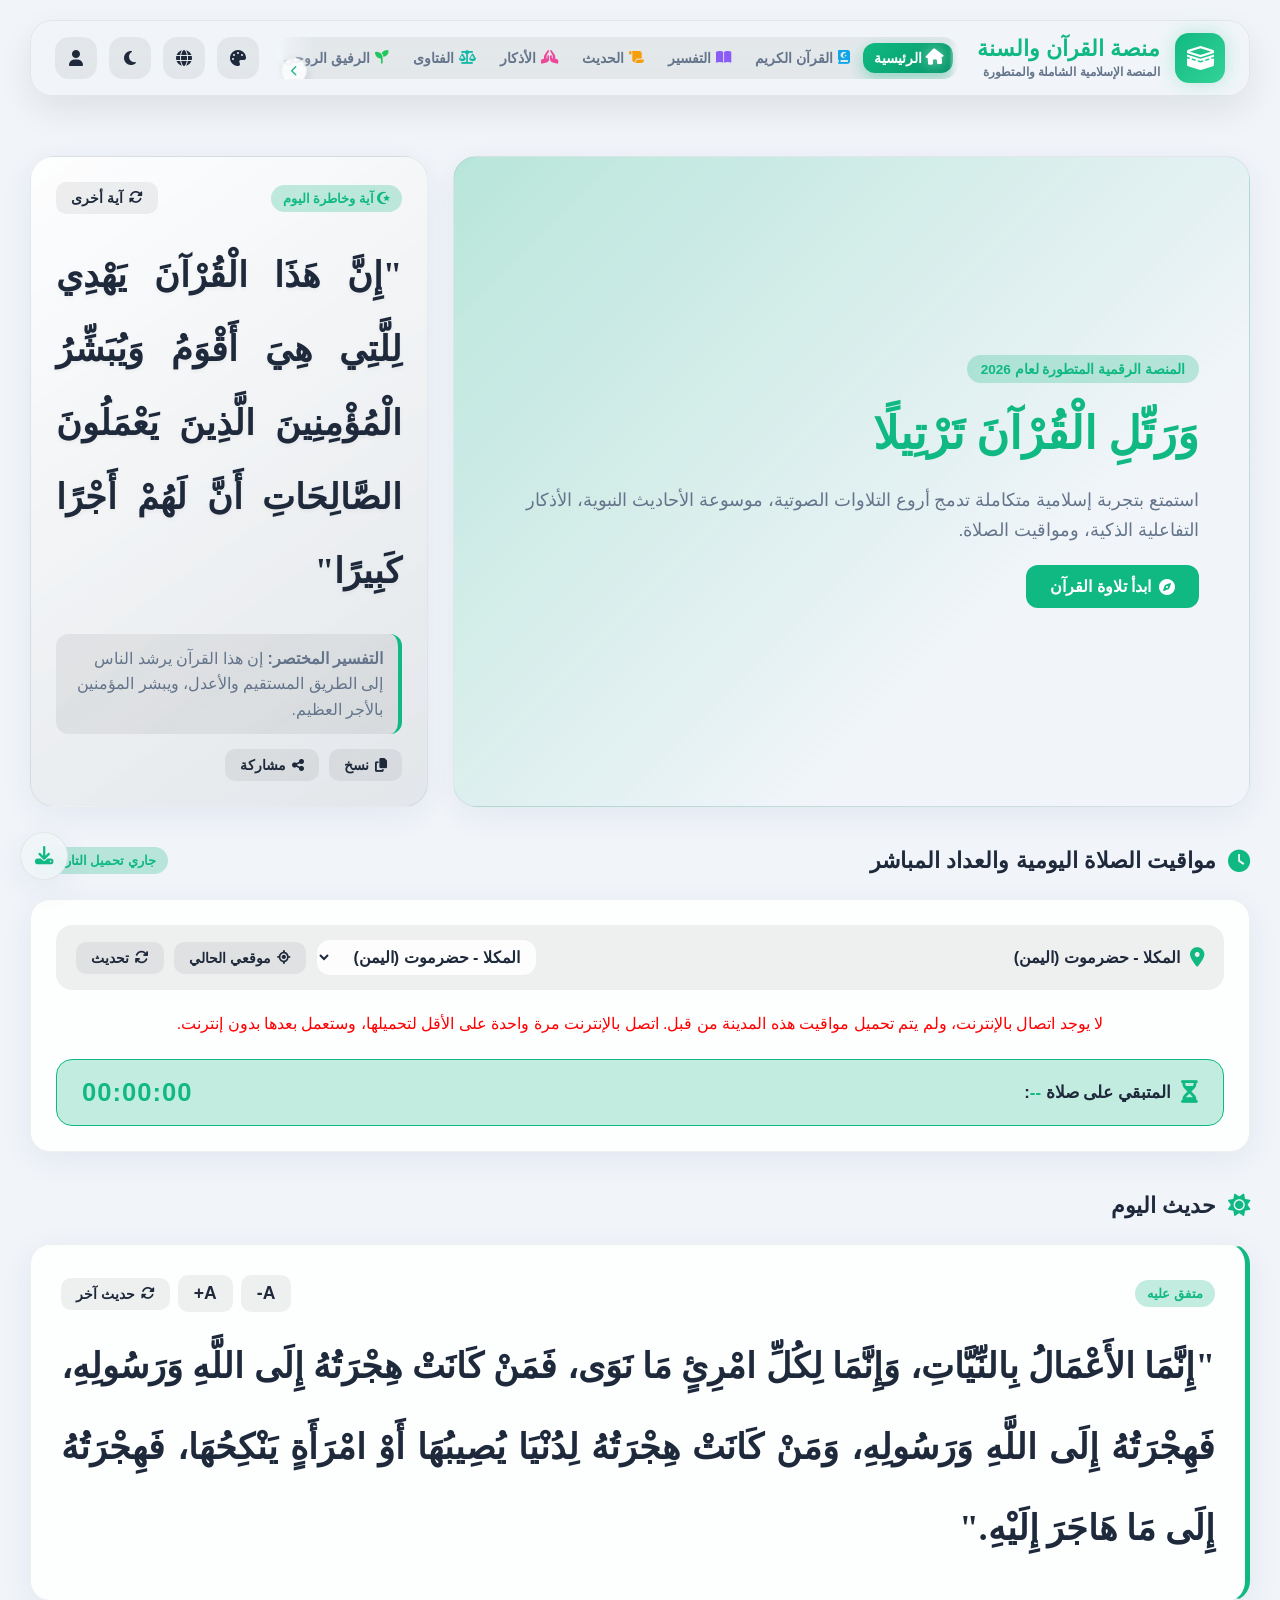
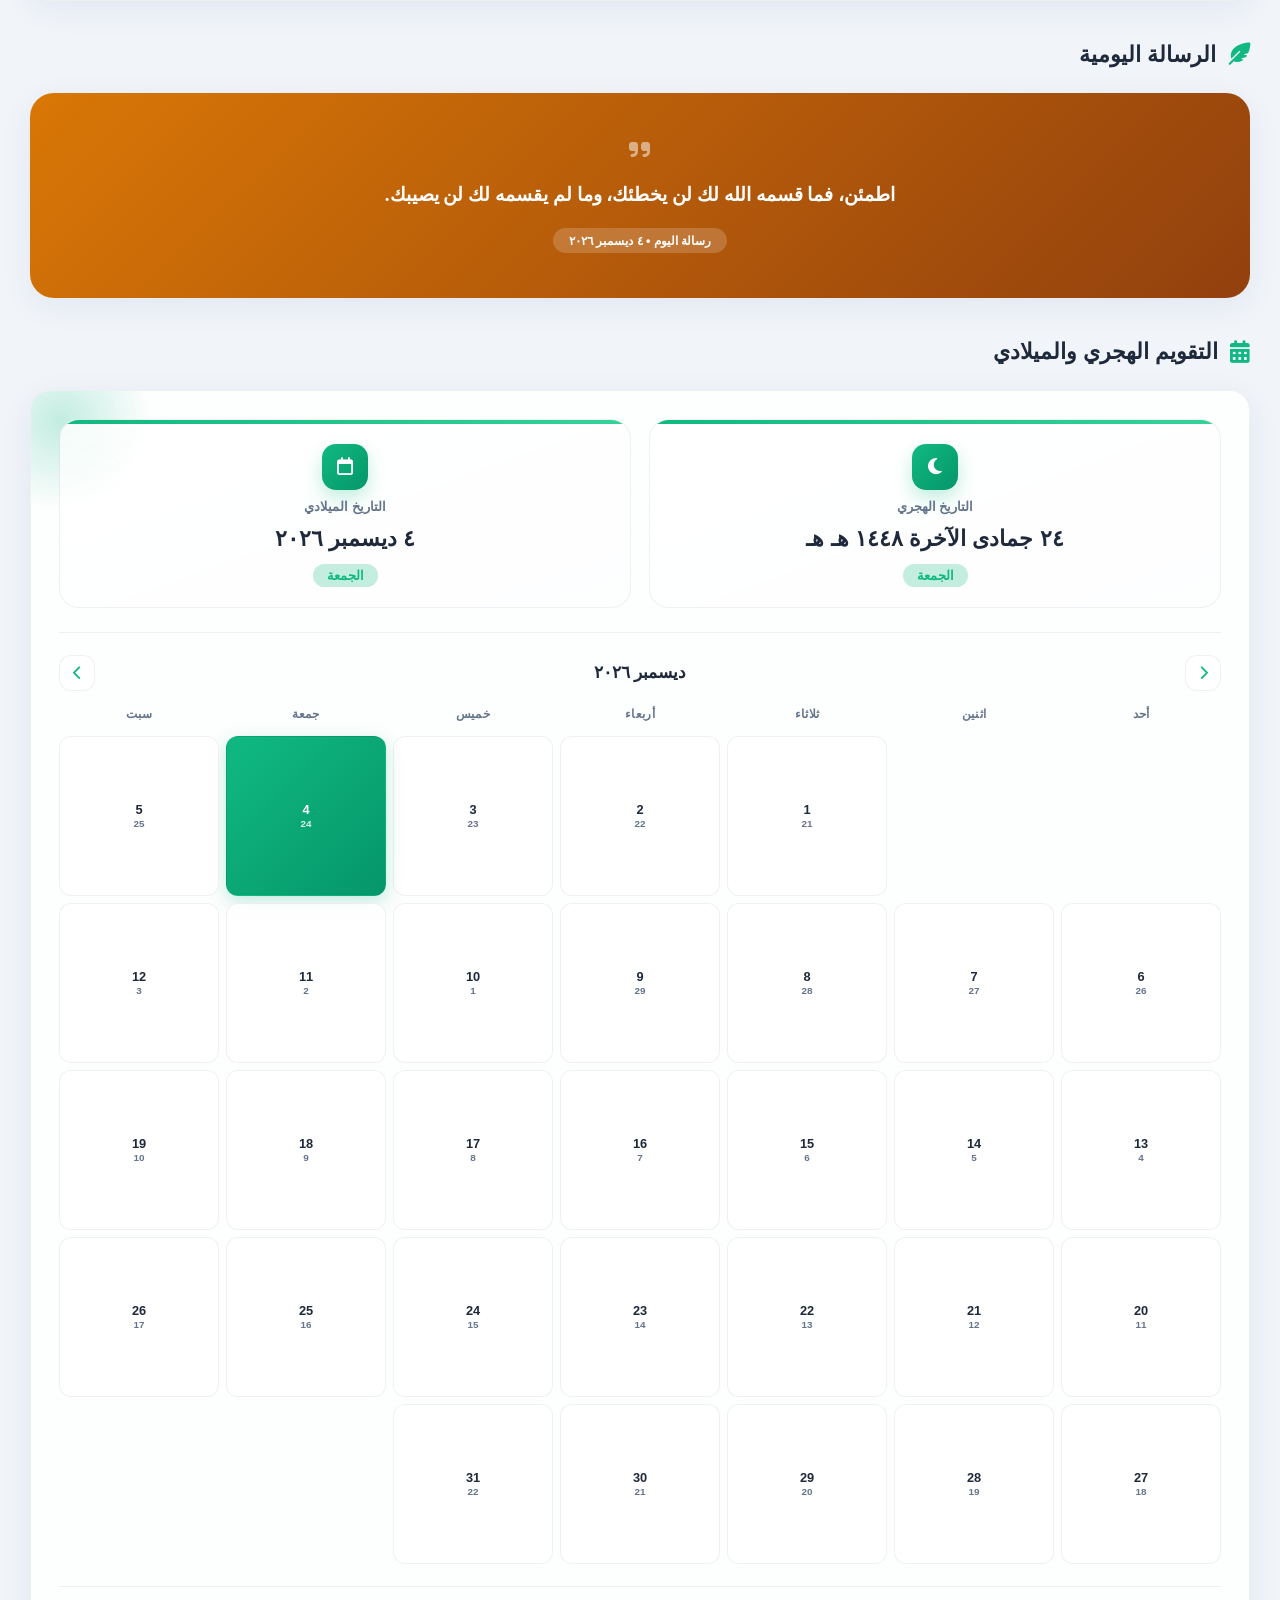
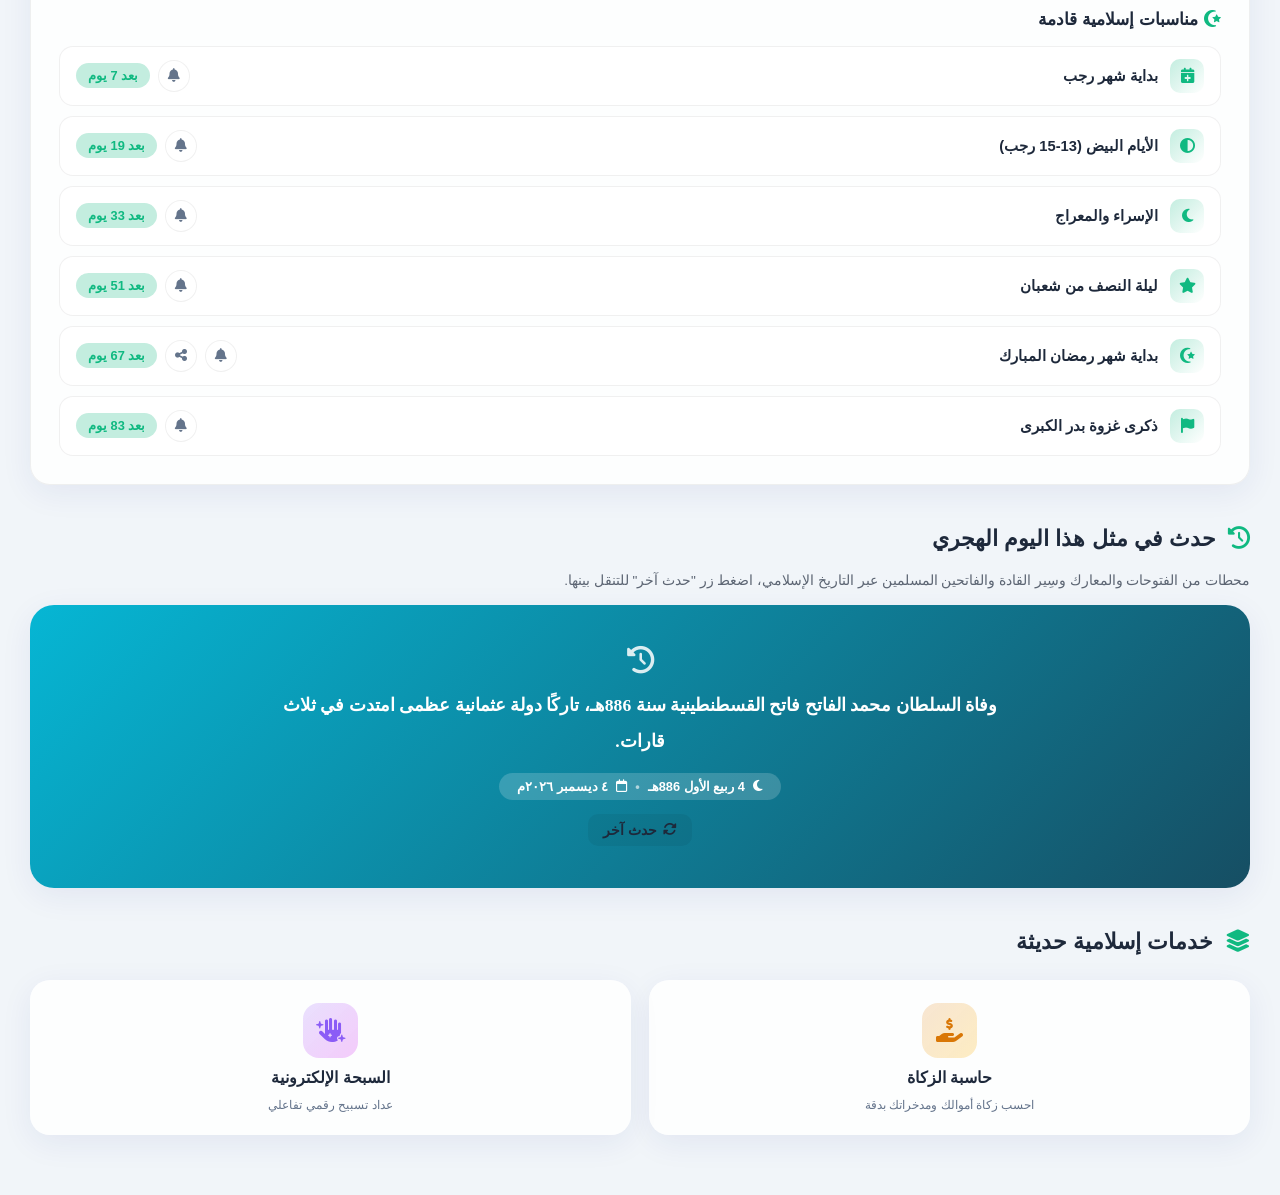
<file: index.html>
<!DOCTYPE html>
<html lang="ar" dir="rtl" data-theme="light" data-color="emerald">
<head>
    <meta charset="UTF-8">
    <meta name="viewport" content="width=device-width, initial-scale=1.0, viewport-fit=cover">
    <title data-i18n="page_title">منصة القرآن والسنة | المنصة الإسلامية الشاملة</title>

    <!-- ============================================================
         تحسين محركات البحث (SEO)
    ============================================================ -->
    <meta name="description" content="منصة إسلامية شاملة مجانية: استمع لتلاوات القرآن الكريم بأصوات القرّاء، اقرأ التفسير، تصفح الأحاديث النبوية الصحيحة، اطّلع على فتاوى موثوقة، احصل على أذكار وأدعية يومية، تعرّف على أوقات الصلاة في مدينتك، واستخدم أدوات إسلامية متعددة في مكان واحد.">
    <meta name="keywords" content="القرآن الكريم, تلاوات القرآن, تفسير القرآن, الأحاديث النبوية, فتاوى إسلامية, أذكار وأدعية, أوقات الصلاة, حاسبة الزكاة, تطبيق إسلامي, موقع إسلامي شامل">
    <meta name="author" content="منصة القرآن والسنة">
    <meta name="robots" content="index, follow">
    <link rel="canonical" href="https://quran-and-sunnah.netlify.app/">

    <!-- Open Graph (فيسبوك، واتساب، تليجرام...) -->
    <meta property="og:type" content="website">
    <meta property="og:locale" content="ar_AR">
    <meta property="og:title" content="منصة القرآن والسنة | المنصة الإسلامية الشاملة">
    <meta property="og:description" content="استمع للقرآن الكريم، اقرأ الحديث والتفسير، اطّلع على الفتاوى، أذكار وأدعية، أوقات الصلاة، وأدوات إسلامية متعددة، مجانًا في مكان واحد.">
    <meta property="og:url" content="https://quran-and-sunnah.netlify.app/">
    <meta property="og:image" content="https://quran-and-sunnah.netlify.app/icon.svg">
    <meta property="og:site_name" content="منصة القرآن والسنة">

    <!-- Twitter Card -->
    <meta name="twitter:card" content="summary">
    <meta name="twitter:title" content="منصة القرآن والسنة | المنصة الإسلامية الشاملة">
    <meta name="twitter:description" content="استمع للقرآن الكريم، اقرأ الحديث والتفسير، اطّلع على الفتاوى، أذكار وأدعية، أوقات الصلاة، وأدوات إسلامية متعددة، مجانًا في مكان واحد.">
    <meta name="twitter:image" content="https://quran-and-sunnah.netlify.app/icon.svg">

    <!-- بيانات منظّمة (Structured Data) لمساعدة جوجل على فهم الموقع -->
    <script type="application/ld+json">
    {
        "@context": "https://schema.org",
        "@type": "WebSite",
        "name": "منصة القرآن والسنة",
        "url": "https://quran-and-sunnah.netlify.app/",
        "description": "منصة إسلامية شاملة مجانية: تلاوات القرآن الكريم، التفسير، الأحاديث النبوية، الفتاوى، أذكار وأدعية، أوقات الصلاة، وأدوات إسلامية متعددة.",
        "inLanguage": "ar"
    }
    </script>

    <!-- Favicon -->
    <link rel="icon" type="image/svg+xml" href="icon.svg">
    <link rel="icon" type="image/png" sizes="192x192" href="icon-192.png">
    <link rel="icon" type="image/png" sizes="512x512" href="icon-512.png">
    <!-- Google Fonts: Cairo & Amiri & Scheherazade New & Noto Naskh Arabic
         تسريع بدء التشغيل: نجلب هذين الملفين بأسلوب "غير معطّل للعرض" (preload ثم
         تفعيل كـ stylesheet بعد التحميل) بدل تحميلهما بشكل يوقف رسم الصفحة الأولى،
         مع الإبقاء على noscript كبديل كامل لأي متصفح لا يدعم onload على link. -->
    <link rel="preload" as="style" href="https://fonts.googleapis.com/css2?family=Cairo:wght@300;400;600;700;900&family=Tajawal:wght@300;400;500;700;800&family=Amiri:wght@400;700&family=Scheherazade+New:wght@400;700&family=Noto+Naskh+Arabic:wght@400;500;600;700&display=swap" onload="this.onload=null;this.rel='stylesheet'">
    <noscript><link rel="stylesheet" href="https://fonts.googleapis.com/css2?family=Cairo:wght@300;400;600;700;900&family=Tajawal:wght@300;400;500;700;800&family=Amiri:wght@400;700&family=Scheherazade+New:wght@400;700&family=Noto+Naskh+Arabic:wght@400;500;600;700&display=swap"></noscript>

    <!-- FontAwesome Icons: نفس أسلوب التحميل غير المعطّل للعرض، دون حذف أي أيقونة من المكتبة -->
    <link rel="preload" as="style" href="https://cdnjs.cloudflare.com/ajax/libs/font-awesome/6.4.0/css/all.min.css" onload="this.onload=null;this.rel='stylesheet'">
    <noscript><link rel="stylesheet" href="https://cdnjs.cloudflare.com/ajax/libs/font-awesome/6.4.0/css/all.min.css"></noscript>
    <!-- تسريع تشغيل الصوت: فتح اتصال مبكر بخوادم القرآن الصوتية قبل الحاجة إليها فعليًا،
         حتى لا يبطئ الاتصال الأول (DNS + TLS) بداية تشغيل أي سورة -->
    <link rel="preconnect" href="https://mp3quran.net" crossorigin>
    <link rel="dns-prefetch" href="https://mp3quran.net">
    <link rel="preconnect" href="https://server8.mp3quran.net" crossorigin>
    <link rel="dns-prefetch" href="https://server8.mp3quran.net">
    <link rel="preconnect" href="https://archive.org" crossorigin>
    <link rel="dns-prefetch" href="https://archive.org">
    <!-- PWA: تطبيق ويب تقدمي يدعم التصفح بلا إنترنت -->
    <link rel="manifest" href="manifest.json">
    <!-- ملاحظة: Safari على آيفون/آيباد لا يدعم SVG إطلاقًا لأيقونة الشاشة
         الرئيسية (apple-touch-icon)، لذا أضفنا نسخة PNG مخصصة بحجم 180×180
         بجانب أيقونة SVG الأصلية (تبقى مستخدمة في كل شيء آخر كما هي). -->
    <link rel="apple-touch-icon" href="apple-touch-icon.png">
    <link rel="apple-touch-icon" sizes="180x180" href="apple-touch-icon.png">
    <meta name="apple-mobile-web-app-capable" content="yes">
    <meta name="apple-mobile-web-app-status-bar-style" content="black-translucent">
    <meta name="apple-mobile-web-app-title" content="القرآن والسنة">
    <meta name="theme-color" content="#10b981">

    <!-- ============================================================
         رؤوس الحماية الأساسية (Security Headers)
         ملاحظة مهمة: بعض الرؤوس مثل X-Frame-Options و
         Strict-Transport-Security و Access-Control-Allow-Origin (CORS)
         لا يمكن ضبطها عبر <meta> إطلاقًا، لأنها رؤوس HTTP حقيقية يجب
         أن يرسلها الخادم (Server) مع الاستجابة. لذلك تم توفير ملف
         "security-headers.conf" (Nginx) ونموذج Node/Express داخل
         README الخاص بالأمان لضبطها على مستوى الخادم عند النشر.
         ما يلي هو الحد الأقصى الممكن ضبطه من داخل HTML نفسه: ========= -->
    <!-- تنبيه نشر: النطاق REPLACE-WITH-YOUR-BACKEND-URL.onrender.com أدناه في connect-src
         يجب أن يطابق بالضبط قيمة PRODUCTION_BACKEND_URL المعرّفة أسفل الصفحة داخل <script>،
         وإلا سيمنع المتصفح الاتصال بالخادم الخلفي بسبب سياسة الأمان (CSP). -->
    <meta http-equiv="Content-Security-Policy" content="
        default-src 'self';
        script-src 'self' 'unsafe-inline';
        style-src 'self' 'unsafe-inline' https://fonts.googleapis.com https://cdnjs.cloudflare.com;
        font-src 'self' https://fonts.gstatic.com https://cdnjs.cloudflare.com data:;
        img-src 'self' data: blob:;
        media-src 'self' https: blob:;
        connect-src 'self' http://localhost:5000 https://fatwa-api-p9op.onrender.com https://api.alquran.cloud https://mp3quran.net https://*.mp3quran.net https://api.aladhan.com https://cdn.jsdelivr.net https://stream.radiojar.com https://backup.qurango.net https://archive.org https://*.archive.org;
        frame-src https://shamela.ws;
        object-src 'none';
        base-uri 'self';
        form-action 'self';
        frame-ancestors 'self';
    ">
    <meta http-equiv="X-Content-Type-Options" content="nosniff">
    <meta name="referrer" content="strict-origin-when-cross-origin">

    <link rel="stylesheet" href="css/style.css">
</head>
<body>

    <!-- Global Floating Audio Player[cite: 4] -->
    <div class="global-audio-player glass-panel glass-header">
        <div class="player-info">
            <div class="player-logo-icon">
                <i class="fa-solid fa-book-quran"></i>
            </div>
            <div>
                <h4 id="current-track-title" style="font-size: 1rem; font-weight: 900; color: var(--primary);" data-i18n="player_title">منصة القرآن والسنة</h4>
                <span id="current-track-subtitle" style="font-size: 0.75rem; color: var(--text-muted); display: none;"></span>
            </div>
            <button class="fav-star-btn" id="player-fav-btn" onclick="toggleFavoriteCurrentSurah()" title="أضف السورة الحالية إلى المفضلة" style="display:none; margin-inline-start:4px;"><i class="fa-solid fa-star"></i></button>
        </div>

        <div class="player-center-area">
            <div class="player-controls">
                <button id="stop-btn" title="إيقاف كامل"><i class="fa-solid fa-stop"></i></button>
                <button id="backward-btn" title="تأخير 10 ثواني"><i class="fa-solid fa-backward-step"></i></button>
                <button id="play-pause-btn" class="main-play" title="تشغيل / إيقاف"><i class="fa-solid fa-play"></i></button>
                <button id="forward-btn" title="تقديم 10 ثواني"><i class="fa-solid fa-forward-step"></i></button>
                <button id="volume-down-btn" title="خفض الصوت"><i class="fa-solid fa-volume-low"></i></button>
                <button id="volume-up-btn" title="رفع الصوت"><i class="fa-solid fa-volume-high"></i></button>
            </div>
            <div class="player-progress-container">
                <span id="current-time" style="font-size: 0.7rem; color: var(--text-muted);">00:00</span>
                <div class="progress-bar" id="progress-bar">
                    <div class="progress-fill" id="progress-fill"></div>
                </div>
                <span id="total-duration" style="font-size: 0.7rem; color: var(--text-muted);">00:00</span>
            </div>
        </div>

        <div class="player-volume-side">
            <button class="tool-btn" id="volume-toggle-btn" style="width: 36px; height: 36px;" title="إظهار / إخفاء شريط الصوت"><i class="fa-solid fa-volume-high" id="volume-icon"></i></button>

            <div class="volume-slider-wrapper" id="volume-slider-wrapper">
                <i class="fa-solid fa-volume-low" style="font-size: 0.75rem; color: var(--text-muted); cursor: pointer;" title="كتم / إلغاء الكتم" id="volume-mute-quick"></i>
                <div class="volume-bar" id="volume-bar" title="تحكم بمستوى الصوت">
                    <div class="volume-fill" id="volume-fill"></div>
                </div>
                <i class="fa-solid fa-volume-high" style="font-size: 0.75rem; color: var(--text-muted);"></i>
            </div>
        </div>
    </div>

    <!-- Hidden Audio Element[cite: 4] -->
    <audio id="audio-element" preload="auto"></audio>

    <!-- Header & Navigation[cite: 4] -->
    <header class="main-header glass-panel">
        <div class="logo-area">
            <div class="logo-icon-box">
                <i class="fa-solid fa-kaaba"></i>
            </div>
            <div class="logo-text">
                <h1><span data-i18n="logo_part1">منصة</span> <span data-i18n="logo_part2">القرآن والسنة</span></h1>
                <span class="sub-title" data-i18n="logo_subtitle">المنصة الإسلامية الشاملة والمتطورة</span>
            </div>
        </div>

        <div class="nav-links-outer">
        <nav class="nav-links" data-scroll-hint>
            <a href="#" onclick="switchPage('home', event)" class="nav-item active" data-target="home"><i class="fa-solid fa-house"></i><span data-i18n="nav_home">الرئيسية</span></a>
            <a href="#" onclick="switchPage('quran', event)" class="nav-item" data-target="quran"><i class="fa-solid fa-book-quran"></i><span data-i18n="nav_quran">القرآن الكريم</span></a>
            <a href="#" onclick="switchPage('tafseer', event)" class="nav-item" data-target="tafseer"><i class="fa-solid fa-book-open"></i><span data-i18n="nav_tafseer">التفسير</span></a>
            <a href="#" onclick="switchPage('hadith', event)" class="nav-item" data-target="hadith"><i class="fa-solid fa-scroll"></i><span data-i18n="nav_hadith">الحديث</span></a>
            <a href="#" onclick="switchPage('azkar', event)" class="nav-item" data-target="azkar"><i class="fa-solid fa-hands-praying"></i><span data-i18n="nav_azkar">الأذكار</span></a>
            <a href="#" onclick="switchPage('fatwa', event)" class="nav-item" data-target="fatwa"><i class="fa-solid fa-scale-balanced"></i><span data-i18n="nav_fatwa">الفتاوى</span></a>
            <a href="#" onclick="switchPage('rafiq', event)" class="nav-item" data-target="rafiq"><i class="fa-solid fa-seedling"></i><span data-i18n="nav_rafiq">الرفيق الروحي</span></a>
            <a href="#" onclick="switchPage('murshid', event)" class="nav-item" data-target="murshid"><i class="fa-solid fa-comment-dots"></i><span data-i18n="nav_murshid">مرشد</span></a>
            <a href="#" onclick="switchPage('radio', event)" class="nav-item" data-target="radio"><i class="fa-solid fa-tower-broadcast"></i><span data-i18n="nav_radio">الإذاعات</span></a>
            <a href="#" onclick="switchPage('sounds', event)" class="nav-item" data-target="sounds"><i class="fa-solid fa-microphone-lines"></i><span data-i18n="nav_sounds">مواعظ</span></a>
            <a href="#" onclick="switchPage('alerts', event)" class="nav-item" data-target="alerts"><i class="fa-solid fa-bell"></i><span data-i18n="nav_alerts">التنبيهات</span></a>
            <a href="#" onclick="switchPage('about', event)" class="nav-item" data-target="about"><i class="fa-solid fa-circle-info"></i><span data-i18n="nav_about">من نحن</span></a>
            <a href="#" onclick="switchPage('account', event)" class="nav-item" data-target="account"><i class="fa-solid fa-user"></i><span data-i18n="nav_account">حسابي</span></a>
        </nav>
        <span class="scroll-hint-fade" aria-hidden="true"></span>
        <span class="scroll-hint-arrow" aria-hidden="true"><i class="fa-solid fa-chevron-left"></i></span>
        </div>

        <div class="toolbar">
            <div class="theme-dropdown">
                <button class="tool-btn" id="theme-menu-btn" title="تغيير الثيم اللوني"><i class="fa-solid fa-palette"></i></button>
                <div class="theme-menu glass-panel" id="theme-menu">
                    <button class="color-option" onclick="changeColorTheme('emerald')"><span class="color-dot" style="background:#10b981;"></span>زمردي رمضاني</button>
                    <button class="color-option" onclick="changeColorTheme('cyan')"><span class="color-dot" style="background:#06b6d4;"></span>سيان عميق</button>
                    <button class="color-option" onclick="changeColorTheme('gold')"><span class="color-dot" style="background:#d97706;"></span>ذهبي ملكي</button>
                    <button class="color-option" onclick="changeColorTheme('purple')"><span class="color-dot" style="background:#8b5cf6;"></span>أرجواني هادئ</button>
                    <button class="color-option" onclick="changeColorTheme('sunset')"><span class="color-dot" style="background:#f97316;"></span>برتقالي غروب</button>
                </div>
            </div>

            <div class="theme-dropdown">
                <button class="tool-btn" id="lang-menu-btn" title="تغيير لغة المنصة"><i class="fa-solid fa-globe"></i></button>
                <div class="theme-menu glass-panel" id="lang-menu">
                    <button class="color-option" onclick="changeLanguage('ar')"><span class="color-dot" style="background:#10b981;"></span>العربية (Arabic)</button>
                    <button class="color-option" onclick="changeLanguage('en')"><span class="color-dot" style="background:#3b82f6;"></span>English (الإنجليزية)</button>
                    <button class="color-option" onclick="changeLanguage('fr')"><span class="color-dot" style="background:#f59e0b;"></span>Français (الفرنسية)</button>
                    <button class="color-option" onclick="changeLanguage('es')"><span class="color-dot" style="background:#ef4444;"></span>Español (الإسبانية)</button>
                    <button class="color-option" onclick="changeLanguage('de')"><span class="color-dot" style="background:#8b5cf6;"></span>Deutsch (الألمانية)</button>
                    <button class="color-option" onclick="changeLanguage('zh')"><span class="color-dot" style="background:#ec4899;"></span>中文 (الصينية)</button>
                    <button class="color-option" onclick="changeLanguage('ru')"><span class="color-dot" style="background:#6366f1;"></span>Русский (الروسية)</button>
                </div>
            </div>

            <button class="tool-btn" id="mode-toggle-btn" title="تبديل الوضع الليلي والنهاري"><i class="fa-solid fa-moon"></i></button>
            <button class="tool-btn" id="account-btn" onclick="openAccountModal()" title="حسابي"><i class="fa-solid fa-user"></i></button>
        </div>
    </header>

    <!-- Main Container with Pages[cite: 4] -->
    <div class="container" style="margin-top: 40px;">

        <!-- 1. الرئيسية[cite: 4] -->
        <div id="page-home" class="page-view active-page">
            <section class="hero-section">
                <div class="hero-banner glass-panel">
                    <span style="background: var(--glow); color: var(--primary); padding: 6px 14px; border-radius: 20px; font-size: 0.85rem; font-weight: 700;" data-i18n="hero_badge">المنصة الرقمية المتطورة لعام 2026</span>
                    <h2 data-i18n="hero_title">وَرَتِّلِ الْقُرْآنَ تَرْتِيلًا</h2>
                    <p data-i18n="hero_desc">استمتع بتجربة إسلامية متكاملة تدمج أروع التلاوات الصوتية، موسوعة الأحاديث النبوية، الأذكار التفاعلية الذكية، ومواقيت الصلاة.</p>
                    <a href="#" onclick="switchPage('quran', event)" class="btn-primary"><i class="fa-solid fa-compass"></i> <span data-i18n="hero_btn">ابدأ تلاوة القرآن</span></a>
                </div>

                <div class="daily-quote-card glass-panel">
                    <div class="quote-header-row">
                        <span class="quote-badge"><i class="fa-solid fa-star-and-crescent"></i> آية وخاطرة اليوم</span>
                        <button class="btn-action" id="next-quote-btn"><i class="fa-solid fa-rotate"></i> آية أخرى</button>
                    </div>
                    <div class="quote-text" id="daily-quote-text">"إِنَّ هَذَا الْقُرْآنَ يَهْدِي لِلَّتِي هِيَ أَقْوَمُ وَيُبَشِّرُ الْمُؤْمِنِينَ الَّذِينَ يَعْمَلُونَ الصَّالِحَاتِ أَنَّ لَهُمْ أَجْرًا كَبِيرًا"</div>
                    <div class="quote-tafseer-box" id="daily-quote-tafseer">
                        <strong>التفسير المختصر:</strong> إن هذا القرآن يرشد الناس إلى الطريق المستقيم والأعدل، ويبشر المؤمنين بالأجر العظيم.
                    </div>
                    <div class="quote-actions">
                        <button class="btn-action" id="copy-quote-btn"><i class="fa-solid fa-copy"></i> نسخ</button>
                        <button class="btn-action" id="share-quote-btn"><i class="fa-solid fa-share-nodes"></i> مشاركة</button>
                    </div>
                </div>
            </section>

            <!-- مواقيت الصلاة[cite: 4] -->
            <section class="prayer-times-home-section">
                <div class="section-header">
                    <div class="section-title"><i class="fa-solid fa-clock"></i><span data-i18n="title_prayer_times">مواقيت الصلاة اليومية والعداد المباشر</span></div>
                    <span id="prayer-date-display" class="quote-badge">جاري تحميل التاريخ...</span>
                </div>
                <div class="glass-panel" style="padding: 25px;">
                    <div class="prayer-location-bar">
                        <div class="prayer-location-info"><i class="fa-solid fa-location-dot"></i><span id="prayer-city-name">المكلا - حضرموت (اليمن)</span></div>
                        <div class="prayer-selectors">
                            <select id="prayer-city-select" class="select-custom" style="padding: 8px 12px; min-width: 180px;" onchange="changePrayerCity(this.value)">
                                <option value="Sanaa,Yemen">صنعاء (اليمن)</option>
                                <option value="Aden,Yemen">عدن (اليمن)</option>
                                <option value="Al Mukalla,Yemen" selected>المكلا - حضرموت (اليمن)</option>
                                <option value="Makkah,Saudi Arabia">مكة المكرمة (السعودية)</option>
                                <option value="Madinah,Saudi Arabia">المدينة المنورة (السعودية)</option>
                                <option value="Riyadh,Saudi Arabia">الرياض (السعودية)</option>
                                <option value="Cairo,Egypt">القاهرة (مصر)</option>
                                <option value="Jerusalem,Palestine">القدس الشريف (فلسطين)</option>
                                <option value="Dubai,United Arab Emirates">دبي (الإمارات)</option>
                                <option value="Abu Dhabi,United Arab Emirates">أبوظبي (الإمارات)</option>
                                <option value="Amman,Jordan">عمان (الأردن)</option>
                                <option value="Kuwait City,Kuwait">الكويت (الكويت)</option>
                                <option value="Doha,Qatar">الدوحة (قطر)</option>
                                <option value="Manama,Bahrain">المنامة (البحرين)</option>
                                <option value="Muscat,Oman">مسقط (عُمان)</option>
                                <option value="Baghdad,Iraq">بغداد (العراق)</option>
                                <option value="Damascus,Syria">دمشق (سوريا)</option>
                                <option value="Beirut,Lebanon">بيروت (لبنان)</option>
                                <option value="Khartoum,Sudan">الخرطوم (السودان)</option>
                                <option value="Tripoli,Libya">طرابلس (ليبيا)</option>
                                <option value="Tunis,Tunisia">تونس (تونس)</option>
                                <option value="Algiers,Algeria">الجزائر (الجزائر)</option>
                                <option value="Rabat,Morocco">الرباط (المغرب)</option>
                                <option value="Nouakchott,Mauritania">نواكشوط (موريتانيا)</option>
                                <option value="Mogadishu,Somalia">مقديشو (الصومال)</option>
                                <option value="Djibouti,Djibouti">جيبوتي (جيبوتي)</option>
                                <option value="Moroni,Comoros">موروني (جزر القمر)</option>
                            </select>
                            <button class="btn-action" id="prayer-geo-btn" onclick="usePrayerGeolocation()"><i class="fa-solid fa-location-crosshairs"></i> موقعي الحالي</button>
                            <button class="btn-action" onclick="fetchPrayerTimesData(true)"><i class="fa-solid fa-arrows-rotate"></i> تحديث</button>
                        </div>
                    </div>

                    <div class="prayer-times-container" id="prayer-times-cards"></div>

                    <!-- عداد الصلاة القادمة المباشر[cite: 4] -->
                    <div class="prayer-countdown-box">
                        <div style="display:flex; align-items:center; gap:10px;">
                            <i class="fa-solid fa-hourglass-half" style="color:var(--primary); font-size:1.4rem;"></i>
                            <span style="font-weight:700; font-size:1.05rem;">المتبقي على صلاة <span id="next-prayer-name" style="color:var(--primary); font-weight:900;">--</span>:</span>
                        </div>
                        <div id="prayer-countdown-timer" style="font-weight:900; font-size:1.6rem; color:var(--primary); letter-spacing:1px; direction:ltr;">00:00:00</div>
                    </div>
                </div>
            </section>

            <!-- حديث اليوم[cite: 4] -->
            <section class="daily-hadith-home-section">
                <div class="section-header"><div class="section-title"><i class="fa-solid fa-sun"></i><span data-i18n="title_hadith_today">حديث اليوم</span></div></div>
                <div class="glass-panel" style="padding: 30px; display: flex; flex-direction: column; gap: 15px; border-right: 5px solid var(--primary);">
                    <div style="display: flex; justify-content: space-between; align-items: center; flex-wrap: wrap; gap: 10px;">
                        <span id="home-hadith-source" class="quote-badge">متفق عليه</span>
                        <div style="display: flex; align-items: center; gap: 8px; flex-wrap: wrap;">
                            <button class="btn-action" style="padding: 8px 16px; font-size: 1.1rem; font-weight: 900;" onclick="changeHomeHadithFontSize(-1)" title="تصغير الخط">A-</button>
                            <button class="btn-action" style="padding: 8px 16px; font-size: 1.1rem; font-weight: 900;" onclick="changeHomeHadithFontSize(1)" title="تكبير الخط">A+</button>
                            <button class="btn-action" id="home-next-hadith-btn" title="حديث آخر"><i class="fa-solid fa-rotate"></i> حديث آخر</button>
                        </div>
                    </div>
                    <div id="home-hadith-text">"إِنَّمَا الأَعْمَالُ بِالنِّيَّاتِ، وَإِنَّمَا لِكُلِّ امْرِئٍ مَا نَوَى، فَمَنْ كَانَتْ هِجْرَتُهُ إِلَى اللَّهِ وَرَسُولِهِ، فَهِجْرَتُهُ إِلَى اللَّهِ وَرَسُولِهِ، وَمَنْ كَانَتْ هِجْرَتُهُ لِدُنْيَا يُصِيبُهَا أَوْ امْرَأَةٍ يَنْكِحُهَا، فَهِجْرَتُهُ إِلَى مَا هَاجَرَ إِلَيْهِ."</div>
                </div>
            </section>

            <!-- الرسالة اليومية -->
            <section class="daily-message-section">
                <div class="section-header"><div class="section-title"><i class="fa-solid fa-feather-pointed"></i><span data-i18n="title_daily_message">الرسالة اليومية</span></div></div>
                <div class="daily-message-card dm-bg-1" id="daily-message-card">
                    <i class="fa-solid fa-quote-right daily-message-quote-icon"></i>
                    <p id="daily-message-text">جاري تحميل الرسالة...</p>
                    <span class="daily-message-badge" id="daily-message-badge"></span>
                </div>
            </section>

            <!-- التقويم الهجري والميلادي -->
            <section class="islamic-calendar-section">
                <div class="section-header"><div class="section-title"><i class="fa-solid fa-calendar-days"></i><span data-i18n="title_calendar">التقويم الهجري والميلادي</span></div></div>
                <div class="glass-panel">
                    <div class="dual-date-row">
                        <div class="date-box">
                            <div class="date-box-icon"><i class="fa-solid fa-moon"></i></div>
                            <span class="date-box-label">التاريخ الهجري</span>
                            <span class="date-box-main" id="hijri-date-main">--</span>
                            <span class="date-box-sub" id="hijri-date-sub"></span>
                        </div>
                        <div class="date-box">
                            <div class="date-box-icon"><i class="fa-regular fa-calendar"></i></div>
                            <span class="date-box-label">التاريخ الميلادي</span>
                            <span class="date-box-main" id="gregorian-date-main">--</span>
                            <span class="date-box-sub" id="gregorian-date-sub"></span>
                        </div>
                    </div>

                    <div class="mini-calendar-wrap">
                        <div class="mini-calendar-header">
                            <div class="mini-calendar-nav"><button id="mini-cal-prev" title="الشهر السابق"><i class="fa-solid fa-chevron-right"></i></button></div>
                            <h4 id="mini-calendar-title">--</h4>
                            <div class="mini-calendar-nav"><button id="mini-cal-next" title="الشهر التالي"><i class="fa-solid fa-chevron-left"></i></button></div>
                        </div>
                        <div class="mini-calendar-grid" id="mini-calendar-grid"></div>
                    </div>

                    <div class="upcoming-occasions-wrap">
                        <h4><i class="fa-solid fa-star-and-crescent" style="color:var(--primary); margin-left:6px;"></i>مناسبات إسلامية قادمة</h4>
                        <div id="upcoming-occasions-list"></div>
                    </div>
                </div>
            </section>

            <!-- حدث في مثل هذا اليوم الهجري -->
            <section class="on-this-day-section">
                <div class="section-header"><div class="section-title"><i class="fa-solid fa-clock-rotate-left"></i><span data-i18n="title_on_this_day">حدث في مثل هذا اليوم الهجري</span></div></div>
                <p style="margin:-8px 0 12px; font-size:0.85rem; opacity:0.7;">محطات من الفتوحات والمعارك وسِير القادة والفاتحين المسلمين عبر التاريخ الإسلامي، اضغط زر "حدث آخر" للتنقل بينها.</p>
                <div class="otd-card dm-bg-1" id="on-this-day-card">
                    <i class="fa-solid fa-clock-rotate-left otd-icon"></i>
                    <p id="on-this-day-text">جاري التحميل...</p>
                    <span class="otd-date-badge" id="on-this-day-badge"></span>
                    <button class="btn-action" id="on-this-day-next-btn" title="التنقل إلى حدث تاريخي آخر" style="z-index:1;"><i class="fa-solid fa-rotate"></i> حدث آخر</button>
                </div>
            </section>

            <!-- خدمات إسلامية حديثة -->
            <section class="modern-services-home-section">
                <div class="section-header"><div class="section-title"><i class="fa-solid fa-layer-group"></i><span data-i18n="title_modern_services">خدمات إسلامية حديثة</span></div></div>
                <div class="modern-services-grid">
                    <div class="modern-service-card glass-panel" data-service="zakat" onclick="toggleServicePanel('zakat')">
                        <div class="service-icon"><i class="fa-solid fa-hand-holding-dollar"></i></div>
                        <div class="service-title">حاسبة الزكاة</div>
                        <div class="service-desc">احسب زكاة أموالك ومدخراتك بدقة</div>
                    </div>
                    <div class="modern-service-card glass-panel" data-service="tasbih" onclick="toggleServicePanel('tasbih')">
                        <div class="service-icon"><i class="fa-solid fa-hand-sparkles"></i></div>
                        <div class="service-title">السبحة الإلكترونية</div>
                        <div class="service-desc">عداد تسبيح رقمي تفاعلي</div>
                    </div>
                </div>

                <!-- لوحة حاسبة الزكاة -->
                <div class="service-panel glass-panel" id="panel-zakat">
                    <div class="service-panel-header">
                        <h3><i class="fa-solid fa-hand-holding-dollar"></i> حاسبة الزكاة</h3>
                        <button class="service-close-btn" onclick="toggleServicePanel('zakat')"><i class="fa-solid fa-xmark"></i></button>
                    </div>
                    <div class="zakat-form">
                        <div class="zakat-field">
                            <label>النقود والمدخرات</label>
                            <input type="number" id="zakat-cash" min="0" placeholder="0" oninput="calculateZakat()">
                        </div>
                        <div class="zakat-field">
                            <label>قيمة الذهب والفضة</label>
                            <input type="number" id="zakat-gold" min="0" placeholder="0" oninput="calculateZakat()">
                        </div>
                        <div class="zakat-field">
                            <label>عروض التجارة</label>
                            <input type="number" id="zakat-trade" min="0" placeholder="0" oninput="calculateZakat()">
                        </div>
                        <div class="zakat-field">
                            <label>الديون المستحقة عليك</label>
                            <input type="number" id="zakat-debts" min="0" placeholder="0" oninput="calculateZakat()">
                        </div>
                    </div>
                    <div class="zakat-result">
                        <div class="zakat-result-label">مقدار الزكاة الواجبة (2.5%)</div>
                        <div class="zakat-result-value" id="zakat-result-value">0</div>
                        <div class="zakat-result-note">تُحسب الزكاة إذا بلغ المجموع نصاب الزكاة تقريباً (ما يعادل 85 جرام ذهب)، وهذه أداة إرشادية فقط ولا تغني عن سؤال أهل العلم</div>
                    </div>
                </div>

                <!-- لوحة السبحة الإلكترونية -->
                <div class="service-panel glass-panel" id="panel-tasbih">
                    <div class="service-panel-header">
                        <h3><i class="fa-solid fa-hand-sparkles"></i> السبحة الإلكترونية</h3>
                        <button class="service-close-btn" onclick="toggleServicePanel('tasbih')"><i class="fa-solid fa-xmark"></i></button>
                    </div>
                    <div class="tasbih-wrap">
                        <div class="tasbih-select-row" id="tasbih-select-row"></div>
                        <div class="tasbih-current-text" id="tasbih-current-text">سُبْحَانَ اللَّهِ</div>
                        <button class="tasbih-circle-btn" onclick="incrementTasbih()"><span id="tasbih-count">0</span><span>/ <span id="tasbih-target">33</span></span></button>
                        <div class="tasbih-actions">
                            <button class="btn-action" onclick="resetTasbih()"><i class="fa-solid fa-rotate-left"></i> إعادة تعيين</button>
                        </div>
                    </div>
                </div>
            </section>
        </div>

        <!-- 2. القرآن الكريم[cite: 4] -->
        <section id="page-quran" class="page-view">
            <div class="section-header">
                <div class="section-title"><i class="fa-solid fa-book-quran"></i><span data-i18n="title_quran">القرآن الكريم (جميع القراء والسور وأشهر القراءات)</span></div>
            </div>
            <div class="quran-controls-panel">
                <select class="select-custom" id="reciter-select"><option value="">جاري تحميل القراء...</option></select>
                <input type="text" id="reciter-search-input" class="select-custom" placeholder="البحث عن قارئ..." />
                <select class="select-custom" id="moshaf-select"><option value="">اختر الرواية / القراءة...</option></select>
                <input type="text" id="surah-search-input" class="select-custom" placeholder="البحث عن السورة..." />
            </div>
            <div id="riwaya-fallback-note" style="display:none; margin: 0 4px 10px; padding: 8px 14px; border-radius: 10px; background: rgba(212,175,55,0.12); color: var(--primary); font-size: 0.85rem; font-weight: 700;"></div>
            <div class="quran-grid" id="surah-grid"></div>
        </section>

        <!-- 3. التفسير[cite: 4] -->
        <section id="page-tafseer" class="page-view">
            <div class="section-header"><div class="section-title"><i class="fa-solid fa-book-open"></i><span data-i18n="title_tafseer">موسوعة التفسير الشامل والتدبر</span></div></div>
            <div class="glass-panel tafseer-box">
                <div class="quran-controls-panel">
                    <select class="select-custom" id="tafseer-edition-select"><option value="ar-tafsir-muyassar">التفسير الميسر</option></select>
                    <select class="select-custom" id="tafseer-surah-select"></select>
                    <div style="display: flex; align-items: center; gap: 10px; flex: 1; min-width: 150px;">
                        <label style="font-size: 0.9rem; font-weight: 600; color: var(--text-muted);">رقم الآية:</label>
                        <input type="number" id="tafseer-ayah-input" value="1" min="1" max="286" class="select-custom" style="padding: 12px 15px;" />
                    </div>
                </div>
                <div style="display: flex; align-items: center; justify-content: space-between; flex-wrap: wrap; gap: 10px;">
                    <button class="btn-primary" id="fetch-tafseer-btn"><i class="fa-solid fa-search"></i> جلب التفسير</button>
                    <div style="display: flex; align-items: center; gap: 8px;">
                        <span style="font-size: 0.85rem; color: var(--text-muted); font-weight: 700; display:flex; align-items:center; gap:6px;"><i class="fa-solid fa-text-height"></i> حجم الخط</span>
                        <button class="btn-action" style="padding: 8px 16px; font-size: 1.1rem; font-weight: 900;" onclick="changeTafseerFontSize(-1)" title="تصغير الخط">A-</button>
                        <button class="btn-action" style="padding: 8px 16px; font-size: 1.1rem; font-weight: 900;" onclick="changeTafseerFontSize(1)" title="تكبير الخط">A+</button>
                    </div>
                </div>
                <div class="tafseer-text-content" id="tafseer-content-box">اختر السورة، ورقم الآية ثم اضغط على "جلب التفسير" لعرض النص.</div>
            </div>
        </section>

        <!-- 4. الحديث[cite: 4] -->
        <section id="page-hadith" class="page-view">
            <div class="section-header"><div class="section-title"><i class="fa-solid fa-scroll"></i><span data-i18n="title_hadith_encyclopedia">موسوعة الأحاديث النبوية الشريفة الشاملة</span></div></div>
            <div class="glass-panel hadith-display">
                <div class="quran-controls-panel">
                    <select class="select-custom" id="hadith-book-select" onchange="fetchHadithFromApi()">
                        <option value="ara-bukhari">صحيح البخاري</option>
                        <option value="ara-muslim">صحيح مسلم</option>
                        <option value="ara-abudawud">سنن أبي داود</option>
                        <option value="ara-tirmidhi">سنن الترمذي</option>
                        <option value="ara-nasai">سنن النسائي</option>
                        <option value="ara-ibnmajah">سنن ابن ماجه</option>
                        <option value="ara-nawawi">الأربعون النووية</option>
                    </select>
                    <div style="display: flex; align-items: center; gap: 10px; flex: 1; min-width: 150px;">
                        <label style="font-size: 0.9rem; font-weight: 600; color: var(--text-muted);">رقم الحديث:</label>
                        <input type="number" id="hadith-number-input" value="1" min="1" class="select-custom" style="padding: 12px 15px;" />
                    </div>
                    <button class="btn-primary" onclick="fetchHadithByNumber()"><i class="fa-solid fa-search"></i> بحث عن حديث</button>
                </div>
                <div style="display: flex; align-items: center; justify-content: space-between; flex-wrap: wrap; gap: 10px;">
                    <h3 id="hadith-title" style="color: var(--primary); margin: 0;">صحيح البخاري - حديث رقم (1)</h3>
                    <div style="display: flex; align-items: center; gap: 8px;">
                        <button class="fav-star-btn" id="hadith-fav-btn" onclick="toggleFavoriteCurrentHadith()" title="أضف إلى المفضلة"><i class="fa-solid fa-star"></i></button>
                        <span style="font-size: 0.85rem; color: var(--text-muted); font-weight: 700; display:flex; align-items:center; gap:6px;"><i class="fa-solid fa-text-height"></i> حجم الخط</span>
                        <button class="btn-action" style="padding: 8px 16px; font-size: 1.1rem; font-weight: 900;" onclick="changeHadithFontSize(-1)" title="تصغير الخط">A-</button>
                        <button class="btn-action" style="padding: 8px 16px; font-size: 1.1rem; font-weight: 900;" onclick="changeHadithFontSize(1)" title="تكبير الخط">A+</button>
                    </div>
                </div>
                <div class="hadith-container" id="hadith-display-text">"إِنَّمَا الأَعْمَالُ بِالنِّيَّاتِ، وَإِنَّمَا لِكُلِّ امْرِئٍ مَا نَوَى، فَمَنْ كَانَتْ هِجْرَتُهُ إِلَى اللَّهِ وَرَسُولِهِ، فَهِجْرَتُهُ إِلَى اللَّهِ وَرَسُولِهِ، وَمَنْ كَانَتْ هِجْرَتُهُ لِدُنْيَا يُصِيبُهَا أَوْ امْرَأَةٍ يَنْكِحُهَا، فَهِجْرَتُهُ إِلَى مَا هَاجَرَ إِلَيْهِ."</div>
                <div style="display: flex; gap: 15px; justify-content: space-between; flex-wrap:wrap;">
                    <button class="btn-action" onclick="fetchNextApiHadith(-1)"><i class="fa-solid fa-arrow-right"></i> الحديث السابق</button>
                    <button class="btn-primary" id="random-hadith-btn" onclick="fetchRandomApiHadith()"><i class="fa-solid fa-shuffle"></i> حديث عشوائي</button>
                    <button class="btn-action" onclick="fetchNextApiHadith(1)">الحديث التالي <i class="fa-solid fa-arrow-left"></i></button>
                </div>
            </div>
        </section>

        <!-- 5. الأذكار (تم تعديل وتوسيع أذكار الصباح لتكون شاملة وكافتراضي)[cite: 4] -->
        <section id="page-azkar" class="page-view">
            <div class="section-header"><div class="section-title"><i class="fa-solid fa-hands-praying"></i><span data-i18n="title_azkar">حصن المسلم - الأذكار والأدعية الكاملة</span></div></div>
            <div class="azkar-tabs-wrap">
            <div class="azkar-tabs" data-scroll-hint>
                <button class="azkar-tab-btn active" onclick="switchAzkarCategory('sabah', event)"><i class="fa-solid fa-sun"></i><span>أذكار الصباح</span></button>
                <button class="azkar-tab-btn" onclick="switchAzkarCategory('masa', event)"><i class="fa-solid fa-cloud-moon"></i><span>أذكار المساء</span></button>
                <button class="azkar-tab-btn" onclick="switchAzkarCategory('sleep', event)"><i class="fa-solid fa-bed"></i><span>أذكار النوم</span></button>
                <button class="azkar-tab-btn" onclick="switchAzkarCategory('salah', event)"><i class="fa-solid fa-hands-praying"></i><span>أذكار بعد الصلاة</span></button>
                <button class="azkar-tab-btn" onclick="switchAzkarCategory('praise', event)"><i class="fa-solid fa-gem"></i><span>التسبيح والمغفرة</span></button>
                <button class="azkar-tab-btn" onclick="switchAzkarCategory('waking', event)"><i class="fa-solid fa-bell"></i><span>أذكار الاستيقاظ</span></button>
                <button class="azkar-tab-btn" onclick="switchAzkarCategory('misc', event)"><i class="fa-solid fa-shapes"></i><span>أذكار متفرقة</span></button>
                <button class="azkar-tab-btn" onclick="switchAzkarCategory('mosque', event)"><i class="fa-solid fa-mosque"></i><span>أذكار المسجد</span></button>
                <button class="azkar-tab-btn" onclick="switchAzkarCategory('home', event)"><i class="fa-solid fa-house"></i><span>أذكار المنزل</span></button>
                <button class="azkar-tab-btn" onclick="switchAzkarCategory('adhan', event)"><i class="fa-solid fa-volume-high"></i><span>أذكار الأذان</span></button>
                <button class="azkar-tab-btn" onclick="switchAzkarCategory('khala', event)"><i class="fa-solid fa-restroom"></i><span>أذكار الخلاء</span></button>
                <button class="azkar-tab-btn" onclick="switchAzkarCategory('food', event)"><i class="fa-solid fa-utensils"></i><span>أذكار الطعام</span></button>
                <button class="azkar-tab-btn" onclick="switchAzkarCategory('hajj', event)"><i class="fa-solid fa-kaaba"></i><span>أذكار الحج والعمرة</span></button>
                <button class="azkar-tab-btn" onclick="switchAzkarCategory('jawami', event)"><i class="fa-solid fa-hands"></i><span>جوامع الدعاء</span></button>
                <button class="azkar-tab-btn" onclick="switchAzkarCategory('virtueDua', event)"><i class="fa-solid fa-hand-holding-heart"></i><span>فضل الدعاء</span></button>
                <button class="azkar-tab-btn" onclick="switchAzkarCategory('virtueDhikr', event)"><i class="fa-solid fa-heart"></i><span>فضل الذكر</span></button>
                <button class="azkar-tab-btn" onclick="switchAzkarCategory('virtueSurah', event)"><i class="fa-solid fa-book-open"></i><span>فضل السور</span></button>
                <button class="azkar-tab-btn" onclick="switchAzkarCategory('virtueQuran', event)"><i class="fa-solid fa-book-quran"></i><span>فضل القرآن</span></button>
                <button class="azkar-tab-btn" onclick="switchAzkarCategory('names', event)"><i class="fa-solid fa-star-and-crescent"></i><span>أسماء الله الحسنى</span></button>
                <button class="azkar-tab-btn" onclick="switchAzkarCategory('dead', event)"><i class="fa-solid fa-dove"></i><span>أدعية للميت</span></button>
                <button class="azkar-tab-btn" onclick="switchAzkarCategory('ruqyah', event)"><i class="fa-solid fa-shield-heart"></i><span>الرقية الشرعية</span></button>
            </div>
            <span class="scroll-hint-fade" aria-hidden="true"></span>
            <span class="scroll-hint-arrow" aria-hidden="true"><i class="fa-solid fa-chevron-left"></i></span>
            </div>
            <div class="azkar-font-controls">
                <span class="azkar-font-label"><i class="fa-solid fa-text-height"></i> حجم الخط</span>
                <div class="azkar-font-stepper">
                    <button type="button" class="azkar-font-btn" onclick="changeZikrFontSize(-1)" title="تصغير الخط" aria-label="تصغير الخط"><i class="fa-solid fa-minus"></i></button>
                    <span class="azkar-font-value" id="zikr-font-value">100%</span>
                    <button type="button" class="azkar-font-btn" onclick="changeZikrFontSize(1)" title="تكبير الخط" aria-label="تكبير الخط"><i class="fa-solid fa-plus"></i></button>
                </div>
                <button type="button" class="azkar-font-reset" onclick="resetZikrFontSize()" title="إعادة الضبط الافتراضي"><i class="fa-solid fa-arrow-rotate-left"></i> إعادة تعيين</button>
            </div>
            <div class="azkar-grid" id="azkar-container"></div>
        </section>

        <!-- 6. الفتاوى والأحكام الشرعية -->
        <section id="page-fatwa" class="page-view">
            <div class="section-header"><div class="section-title"><i class="fa-solid fa-scale-balanced"></i><span data-i18n="title_fatwa">فتاوى وأحكام شرعية</span></div></div>

            <!-- بطاقة البحث -->
            <div class="fatwa-search-card glass-panel">
                <div class="fatwa-search-top">
                    <div>
                        <h3><i class="fa-solid fa-scale-balanced" style="color: var(--primary);"></i> اسأل عن حكم شرعي</h3>
                        <p>اكتب سؤالك أو استفتاءك وسنعرض لك الإجابة الموثقة بأدلتها الشرعية</p>
                    </div>
                    <span class="fatwa-ai-badge"><i class="fa-solid fa-wand-magic-sparkles"></i> بحث ذكي فوري</span>
                </div>

                <div class="fatwa-search-box">
                    <i class="fa-solid fa-magnifying-glass"></i>
                    <input type="text" id="fatwa-search-input" placeholder="مثال: ما حكم الجمع بين الصلاتين في السفر؟" />
                    <button class="fatwa-mic-btn" id="fatwa-mic-btn" title="البحث الصوتي" onclick="startFatwaVoiceSearch()"><i class="fa-solid fa-microphone"></i></button>
                    <button class="fatwa-search-submit-btn" onclick="searchFatwa()"><i class="fa-solid fa-magnifying-glass"></i> بحث</button>
                </div>

                <div class="fatwa-search-hint">
                    <i class="fa-solid fa-bolt" style="color: var(--primary);"></i> بحث شائع:
                    <span onclick="quickFatwaSearch('الوضوء')">الوضوء</span>
                    <span onclick="quickFatwaSearch('الزكاة')">الزكاة</span>
                    <span onclick="quickFatwaSearch('العملات الرقمية')">العملات الرقمية</span>
                    <span onclick="quickFatwaSearch('صلة الأرحام')">صلة الأرحام</span>
                </div>
            </div>

            <!-- التصنيفات السريعة -->
            <div class="fatwa-categories-wrap">
            <div class="fatwa-categories" id="fatwa-categories" data-scroll-hint>
                <button class="fatwa-cat-btn active" data-cat="all" onclick="switchFatwaCategory('all', event)"><i class="fa-solid fa-border-all"></i><span>الكل</span></button>
                <button class="fatwa-cat-btn" data-cat="salah" onclick="switchFatwaCategory('salah', event)"><i class="fa-solid fa-mosque"></i><span>الصلاة</span></button>
                <button class="fatwa-cat-btn" data-cat="tahara" onclick="switchFatwaCategory('tahara', event)"><i class="fa-solid fa-droplet"></i><span>الطهارة</span></button>
                <button class="fatwa-cat-btn" data-cat="muamalat" onclick="switchFatwaCategory('muamalat', event)"><i class="fa-solid fa-handshake"></i><span>المعاملات</span></button>
                <button class="fatwa-cat-btn" data-cat="siyam" onclick="switchFatwaCategory('siyam', event)"><i class="fa-solid fa-moon"></i><span>الصيام</span></button>
                <button class="fatwa-cat-btn" data-cat="usra" onclick="switchFatwaCategory('usra', event)"><i class="fa-solid fa-people-roof"></i><span>الأسرة</span></button>
                <button class="fatwa-cat-btn" data-cat="akhlaq" onclick="switchFatwaCategory('akhlaq', event)"><i class="fa-solid fa-heart"></i><span>الأخلاق والآداب</span></button>
                <button class="fatwa-cat-btn" data-cat="zakah" onclick="switchFatwaCategory('zakah', event)"><i class="fa-solid fa-hand-holding-dollar"></i><span>الزكاة</span></button>
                <button class="fatwa-cat-btn" data-cat="hajj" onclick="switchFatwaCategory('hajj', event)"><i class="fa-solid fa-kaaba"></i><span>الحج والعمرة</span></button>
                <button class="fatwa-cat-btn" data-cat="muasira" onclick="switchFatwaCategory('muasira', event)"><i class="fa-solid fa-microchip"></i><span>فتاوى معاصرة</span><span class="tag-new">جديد</span></button>
                <button class="fatwa-cat-btn" data-cat="digital" onclick="switchFatwaCategory('digital', event)"><i class="fa-solid fa-coins"></i><span>العملات الرقمية والتقنية</span><span class="tag-new">جديد</span></button>
            </div>
            <span class="scroll-hint-fade" aria-hidden="true"></span>
            <span class="scroll-hint-arrow" aria-hidden="true"><i class="fa-solid fa-chevron-left"></i></span>
            </div>

            <!-- منطقة عرض النتائج -->
            <div id="fatwa-results-area">
                <div class="fatwa-grid" id="fatwa-grid"></div>
            </div>

            <!-- منطقة عرض تفاصيل فتوى محددة -->
            <div id="fatwa-detail-area" style="display: none;"></div>

            <div class="fatwa-note">
                <i class="fa-solid fa-circle-info"></i>
                <span>المحتوى المعروض هنا نموذج توضيحي لتصميم القسم، وتبقى الفتوى المعتمدة هي الصادرة عن أهل العلم الموثوقين. يُنصح دائمًا بمراجعة دار إفتاء معتمدة عند وجود مسائل خلافية.</span>
            </div>
        </section>

        <!-- الرفيق الروحي التكيفي: تتبع العبادات + الرقية الذكية ومتابعة الحالة النفسية -->
        <section id="page-rafiq" class="page-view">
            <div class="section-header"><div class="section-title"><i class="fa-solid fa-seedling"></i><span data-i18n="title_rafiq">الرفيق الروحي التكيفي</span></div></div>

            <div class="rafiq-suggestion-card" id="rafiq-suggestion-card">
                <i class="fa-solid fa-wand-magic-sparkles rf-icon"></i>
                <div>
                    <h4 id="rafiq-suggestion-title">جرعتك الروحية اليوم</h4>
                    <p id="rafiq-suggestion-text">جارٍ تجهيز اقتراح مناسب لوقتك...</p>
                </div>
            </div>

            <div class="rafiq-stats-row">
                <div class="rafiq-stat-box"><div class="num" id="rafiq-stat-today">0/0</div><div class="lbl">إنجاز اليوم</div></div>
                <div class="rafiq-stat-box"><div class="num" id="rafiq-stat-streak">0</div><div class="lbl">أيام متتالية</div></div>
                <div class="rafiq-stat-box"><div class="num" id="rafiq-stat-total">0</div><div class="lbl">إجمالي العبادات المسجّلة</div></div>
            </div>

            <div class="rafiq-section-sub"><i class="fa-solid fa-list-check"></i> عبادات وعادات اليوم</div>
            <div class="rafiq-habits-grid" id="rafiq-habits-grid"></div>

            <div class="rafiq-section-sub"><i class="fa-solid fa-shield-heart"></i> الرقية الذكية: كيف تشعر الآن؟</div>
            <div class="mood-grid" id="mood-grid"></div>
            <div class="mood-result-area" id="mood-result-area"></div>
        </section>

        <!-- مرشد: المساعد الذكي الشرعي -->
        <section id="page-murshid" class="page-view">
            <div class="section-header"><div class="section-title"><i class="fa-solid fa-comment-dots"></i><span data-i18n="title_murshid">مرشد - مساعدك الإسلامي الذكي</span></div></div>

            <div class="murshid-chat-wrap" id="murshid-chat-wrap">
                <div class="murshid-msg">
                    <div class="murshid-avatar"><i class="fa-solid fa-star-and-crescent"></i></div>
                    <div class="murshid-bubble">السلام عليكم، أنا "مرشد"، اسألني عن أي حكم شرعي أو اطلب مني خطة عبادية مثل ختم القرآن، وسأجيبك اعتمادًا على القرآن والسنة وكتب الفقه المعتمدة.</div>
                </div>
            </div>

            <div class="murshid-input-row">
                <input type="text" id="murshid-input" placeholder="اكتب سؤالك هنا... مثال: ما حكم صلاة المسافر في الطائرة؟" />
                <button class="btn-primary" onclick="sendMurshidMessage()"><i class="fa-solid fa-paper-plane"></i></button>
            </div>
            <div class="murshid-quick-row">
                <span onclick="quickMurshidMessage('ما حكم صلاة المسافر في الطائرة الحديثة؟')">حكم صلاة المسافر بالطائرة</span>
                <span onclick="quickMurshidMessage('اقترح علي خطة لختم القرآن في 10 أيام مع تفسير مبسط')">خطة ختم القرآن في 10 أيام</span>
                <span onclick="quickMurshidMessage('ما هي أفضل الأذكار للثبات والطمأنينة؟')">أذكار الثبات والطمأنينة</span>
            </div>
            <div class="murshid-note"><i class="fa-solid fa-circle-info"></i> إجابات "مرشد" اجتهاد تقريبي معتمد على مصادر موثوقة، ولا تغني عن سؤال أهل العلم في المسائل الدقيقة والفردية. يعتمد هذا القسم على خادم خلفي محلي (fatwa_api_server.py) يحتفظ بمفتاح Anthropic API بأمان على الخادم بدل المتصفح.</div>
        </section>

        <!-- 7. الإذاعات[cite: 4] -->
        <section id="page-radio" class="page-view">
            <div class="section-header"><div class="section-title"><i class="fa-solid fa-tower-broadcast"></i><span data-i18n="title_radio">إذاعات القرآن الكريم المباشرة</span></div></div>
            <div class="radio-grid" id="radio-grid"></div>
        </section>

        <!-- الصوتيات: مواعظ ومقاطع صوتية قصيرة -->
        <section id="page-sounds" class="page-view">
            <div class="section-header"><div class="section-title"><i class="fa-solid fa-microphone-lines"></i><span data-i18n="title_sounds">مواعظ</span></div></div>

            <!-- بطاقة البحث عن موعظة (نصيًا أو صوتيًا) -->
            <div class="fatwa-search-card glass-panel" style="margin-bottom: 20px;">
                <div class="fatwa-search-top">
                    <div>
                        <h3><i class="fa-solid fa-magnifying-glass" style="color: var(--primary);"></i> البحث عن موعظة</h3>
                        <p>اكتب اسم الموعظة أو موضوعها، أو اضغط على الميكروفون وابحث بصوتك</p>
                    </div>
                    <span class="fatwa-ai-badge"><i class="fa-solid fa-wand-magic-sparkles"></i> بحث صوتي وذكي</span>
                </div>

                <div class="fatwa-search-box">
                    <i class="fa-solid fa-magnifying-glass"></i>
                    <input type="text" id="sounds-search-input" placeholder="مثال: التوبة، نصيحة، الجنة..." />
                    <button class="fatwa-mic-btn" id="sounds-mic-btn" title="البحث الصوتي" onclick="startSoundsVoiceSearch()"><i class="fa-solid fa-microphone"></i></button>
                    <button class="fatwa-search-submit-btn" onclick="searchSounds()"><i class="fa-solid fa-magnifying-glass"></i> بحث</button>
                </div>

                <!-- تصفية المواعظ حسب الشيخ -->
                <select id="sounds-sheikh-filter" class="select-custom" style="margin-top: 12px; width: 100%;" onchange="searchSounds()" aria-label="تصفية المواعظ حسب الشيخ">
                    <option value="">كل الشيوخ</option>
                </select>
            </div>

            <div class="sounds-grid" id="sounds-grid"></div>
        </section>

        <!-- التنبيهات: أبرز مزايا وخدمات المنصة -->
        <section id="page-alerts" class="page-view">
            <div class="section-header"><div class="section-title"><i class="fa-solid fa-bell"></i><span data-i18n="title_alerts">التنبيهات</span></div></div>

            <div class="glass-panel" style="padding: 26px 30px; display:flex; flex-direction:column; gap:14px; align-items:flex-start;">
                <div>
                    <h3 style="margin-bottom:6px; color:var(--primary); font-size:1.05rem; display:flex; align-items:center; gap:8px;"><i class="fa-solid fa-bell-concierge"></i> إشعارات الإضافات والتحديثات</h3>
                    <p style="line-height:2; color:var(--text-main); margin-bottom:14px;" id="push-status-desc">فعّل الإشعارات لتصلك رسالة فورية على جهازك عند إضافة محتوى جديد أو تحديث للمنصة، حتى لو كان التطبيق مغلقًا.</p>
                </div>
                <button class="btn-primary" id="push-subscribe-btn" onclick="subscribeToPushNotifications()"><i class="fa-solid fa-bell"></i> <span id="push-subscribe-btn-text">تفعيل إشعارات التحديثات</span></button>
            </div>

            <div class="glass-panel" style="padding: 30px; display:flex; flex-direction:column; gap:0;">

                <div style="display:flex; gap:18px; align-items:flex-start; padding:18px 0; border-bottom:1px solid var(--border-color);">
                    <div style="flex-shrink:0; width:46px; height:46px; border-radius:14px; background:var(--glow); color:var(--primary); display:flex; align-items:center; justify-content:center; font-size:1.2rem;">1</div>
                    <div>
                        <h3 style="margin-bottom:8px; color:var(--primary); font-size:1.1rem; display:flex; align-items:center; gap:8px;"><i class="fa-solid fa-bell"></i> فعّل الإشعارات لتحصل على أحدث التنبيهات</h3>
                        <p style="line-height:2; color:var(--text-main);">فعّل إشعارات المنصة من خلال زر "تفعيل إشعارات التحديثات" أعلاه، لتصلك على الفور رسالة بكل محتوى جديد أو تحديث يُضاف إلى المنصة، حتى لو كان التطبيق مغلقًا في تلك اللحظة.</p>
                    </div>
                </div>

                <div style="display:flex; gap:18px; align-items:flex-start; padding:18px 0; border-bottom:1px solid var(--border-color);">
                    <div style="flex-shrink:0; width:46px; height:46px; border-radius:14px; background:var(--glow); color:var(--primary); display:flex; align-items:center; justify-content:center; font-size:1.2rem;">2</div>
                    <div>
                        <h3 style="margin-bottom:8px; color:var(--primary); font-size:1.1rem; display:flex; align-items:center; gap:8px;"><i class="fa-solid fa-wifi"></i> التصفح دون اتصال بالإنترنت</h3>
                        <p style="line-height:2; color:var(--text-main);">هذه المنصة تدعم خاصية عدم الاتصال بالإنترنت في أغلب خدماتها، بحيث يمكنك قراءة القرآن الكريم والاستماع لما قمت بحفظه مسبقًا من التلاوات والمواعظ، والاطّلاع على الأذكار والأدعية، حتى في حال انقطاع الشبكة أو ضعفها.</p>
                    </div>
                </div>

                <div style="display:flex; gap:18px; align-items:flex-start; padding:18px 0; border-bottom:1px solid var(--border-color);">
                    <div style="flex-shrink:0; width:46px; height:46px; border-radius:14px; background:var(--glow); color:var(--primary); display:flex; align-items:center; justify-content:center; font-size:1.2rem;">3</div>
                    <div>
                        <h3 style="margin-bottom:8px; color:var(--primary); font-size:1.1rem; display:flex; align-items:center; gap:8px;"><i class="fa-solid fa-mobile-screen-button"></i> تثبيت سريع وحجم صغير جدًا</h3>
                        <p style="line-height:2; color:var(--text-main);">يمكنك تثبيت المنصة على جهازك (جوال أو حاسوب) بضغطة واحدة، فهي عبارة عن تطبيق ويب تقدّمي (PWA) خفيف الحجم جدًا، لا يستهلك مساحة تُذكر من ذاكرة جهازك، ويمنحك تجربة استخدام سلسة أقرب إلى التطبيقات المثبّتة من متاجر التطبيقات.</p>
                    </div>
                </div>

                <div style="display:flex; gap:18px; align-items:flex-start; padding:18px 0; border-bottom:1px solid var(--border-color);">
                    <div style="flex-shrink:0; width:46px; height:46px; border-radius:14px; background:var(--glow); color:var(--primary); display:flex; align-items:center; justify-content:center; font-size:1.2rem;">4</div>
                    <div>
                        <h3 style="margin-bottom:8px; color:var(--primary); font-size:1.1rem; display:flex; align-items:center; gap:8px;"><i class="fa-solid fa-book-quran"></i> القرآن الكريم بأشهر الروايات</h3>
                        <p style="line-height:2; color:var(--text-main);">توفّر المنصة تلاوة القرآن الكريم كاملًا بأصوات نخبة من كبار القرّاء، وبأشهر الروايات المعتمدة كرواية حفص عن عاصم، وورش عن نافع، وقالون عن نافع، مع إمكانية اختيار القارئ والرواية التي تناسبك بكل سهولة.</p>
                    </div>
                </div>

                <div style="display:flex; gap:18px; align-items:flex-start; padding:18px 0; border-bottom:1px solid var(--border-color);">
                    <div style="flex-shrink:0; width:46px; height:46px; border-radius:14px; background:var(--glow); color:var(--primary); display:flex; align-items:center; justify-content:center; font-size:1.2rem;">5</div>
                    <div>
                        <h3 style="margin-bottom:8px; color:var(--primary); font-size:1.1rem; display:flex; align-items:center; gap:8px;"><i class="fa-solid fa-book-open"></i> تفسير ميسّر وموسوعة حديثية</h3>
                        <p style="line-height:2; color:var(--text-main);">تجد في المنصة تفسيرًا ميسّرًا لآيات القرآن الكريم بجانب كل آية، إلى جانب موسوعة جامعة لأحاديث النبي ﷺ موثّقة من مصادرها، لتكون مرجعًا سهلًا وموثوقًا في متناول يدك.</p>
                    </div>
                </div>

                <div style="display:flex; gap:18px; align-items:flex-start; padding:18px 0; border-bottom:1px solid var(--border-color);">
                    <div style="flex-shrink:0; width:46px; height:46px; border-radius:14px; background:var(--glow); color:var(--primary); display:flex; align-items:center; justify-content:center; font-size:1.2rem;">6</div>
                    <div>
                        <h3 style="margin-bottom:8px; color:var(--primary); font-size:1.1rem; display:flex; align-items:center; gap:8px;"><i class="fa-solid fa-hands-praying"></i> أذكار وأدعية تفاعلية</h3>
                        <p style="line-height:2; color:var(--text-main);">تتضمن المنصة أذكار الصباح والمساء وسائر الأدعية المأثورة بصورة تفاعلية سهلة المتابعة، تساعدك على المداومة عليها في كل وقت.</p>
                    </div>
                </div>

                <div style="display:flex; gap:18px; align-items:flex-start; padding:18px 0; border-bottom:1px solid var(--border-color);">
                    <div style="flex-shrink:0; width:46px; height:46px; border-radius:14px; background:var(--glow); color:var(--primary); display:flex; align-items:center; justify-content:center; font-size:1.2rem;">7</div>
                    <div>
                        <h3 style="margin-bottom:8px; color:var(--primary); font-size:1.1rem; display:flex; align-items:center; gap:8px;"><i class="fa-solid fa-scale-balanced"></i> فتاوى شرعية موثوقة و"مرشد" الذكي</h3>
                        <p style="line-height:2; color:var(--text-main);">توفر المنصة قسمًا للفتاوى الشرعية الموثوقة، إضافة إلى ميزة "مرشد" التي تعتمد على تقنيات الذكاء الاصطناعي للإجابة عن استفساراتك الشرعية، مستندةً دائمًا إلى القرآن الكريم والسنة النبوية.</p>
                    </div>
                </div>

                <div style="display:flex; gap:18px; align-items:flex-start; padding:18px 0; border-bottom:1px solid var(--border-color);">
                    <div style="flex-shrink:0; width:46px; height:46px; border-radius:14px; background:var(--glow); color:var(--primary); display:flex; align-items:center; justify-content:center; font-size:1.2rem;">8</div>
                    <div>
                        <h3 style="margin-bottom:8px; color:var(--primary); font-size:1.1rem; display:flex; align-items:center; gap:8px;"><i class="fa-solid fa-tower-broadcast"></i> إذاعات قرآنية مباشرة</h3>
                        <p style="line-height:2; color:var(--text-main);">استمع إلى إذاعات القرآن الكريم المباشرة من عدة قنوات في أي وقت تشاء، لتبقى مرافقًا للقرآن الكريم في يومك بشكل مستمر.</p>
                    </div>
                </div>

                <div style="display:flex; gap:18px; align-items:flex-start; padding:18px 0; border-bottom:1px solid var(--border-color);">
                    <div style="flex-shrink:0; width:46px; height:46px; border-radius:14px; background:var(--glow); color:var(--primary); display:flex; align-items:center; justify-content:center; font-size:1.2rem;">9</div>
                    <div>
                        <h3 style="margin-bottom:8px; color:var(--primary); font-size:1.1rem; display:flex; align-items:center; gap:8px;"><i class="fa-solid fa-microphone-lines"></i> مواعظ ومقاطع صوتية مختارة</h3>
                        <p style="line-height:2; color:var(--text-main);">تضم المنصة مكتبة من المواعظ والمقاطع الصوتية القصيرة لعدد من المشايخ، مع خاصية البحث النصي والصوتي عن الموعظة التي تريدها، وإمكانية حفظها للاستماع إليها لاحقًا دون إنترنت.</p>
                    </div>
                </div>

                <div style="display:flex; gap:18px; align-items:flex-start; padding:18px 0;">
                    <div style="flex-shrink:0; width:46px; height:46px; border-radius:14px; background:var(--glow); color:var(--primary); display:flex; align-items:center; justify-content:center; font-size:1.2rem;">10</div>
                    <div>
                        <h3 style="margin-bottom:8px; color:var(--primary); font-size:1.1rem; display:flex; align-items:center; gap:8px;"><i class="fa-solid fa-user-lock"></i> تسجيل الدخول ومزامنة حسابك</h3>
                        <p style="line-height:2; color:var(--text-main);">يمكنك إنشاء حساب مجاني وتسجيل الدخول لحفظ آخر سورة استمعت إليها وآخر حديث قرأته، بالإضافة إلى مفضلتك وملاحظاتك، ومزامنة كل ذلك تلقائيًا بين جميع أجهزتك.</p>
                    </div>
                </div>

            </div>
        </section>

        <!-- من نحن -->
        <section id="page-about" class="page-view">
            <div class="section-header">
                <div class="section-title"><i class="fa-solid fa-circle-info"></i><span data-i18n="title_about">من نحن</span></div>
            </div>

            <div class="glass-panel" style="padding: 30px; display:flex; flex-direction:column; gap:22px;">
                <div>
                    <h3 style="margin-bottom:12px; color:var(--primary); font-size:1.25rem;">عن المنصة</h3>
                    <p style="line-height:2; color:var(--text-main);">
                        <strong>منصة القرآن والسنة</strong> منصة إسلامية رقمية شاملة، تهدف إلى تيسير وصول المسلم إلى القرآن الكريم بتلاواته المتعددة، والسنة النبوية الشريفة، والفتاوى الشرعية الموثوقة، إلى جانب الأذكار والأدعية اليومية ومواقيت الصلاة، ضمن تجربة عصرية سهلة الاستخدام تجمع بين الأصالة والتقنية الحديثة.
                    </p>
                    <p style="line-height:2; color:var(--text-main); margin-top:12px;">
                        نسعى من خلال هذه المنصة إلى تقديم محتوى إسلامي موثوق ومبسّط يخدم المسلم في يومه، ويعينه على المحافظة على عباداته وأذكاره، مستفيدين من أحدث تقنيات الذكاء الاصطناعي لتقديم إجابات شرعية دقيقة، مرتكزة دومًا على مصادرها الأصيلة من القرآن الكريم والسنة النبوية.
                    </p>
                </div>

                <div style="border-top:1px solid var(--border-color); padding-top:22px;">
                    <h3 style="margin-bottom:10px; color:var(--primary); font-size:1.25rem;">المطوّر</h3>
                    <p style="font-weight:700; font-size:1.05rem;">عبدالرحمن سعيد باحشوان</p>
                </div>

                <div style="border-top:1px solid var(--border-color); padding-top:22px;">
                    <h3 style="margin-bottom:16px; color:var(--primary); font-size:1.25rem;">تواصل معنا</h3>
                    <div style="display:flex; flex-direction:column; gap:14px;">
                        <a href="mailto:sddwe064@gmail.com" style="display:flex; align-items:center; gap:12px; color:var(--text-main); width:fit-content;">
                            <i class="fa-solid fa-envelope" style="color:var(--primary); width:20px; text-align:center; font-size:1.1rem;"></i>
                            <span dir="ltr">sddwe064@gmail.com</span>
                        </a>
                        <a href="tel:+967773664939" style="display:flex; align-items:center; gap:12px; color:var(--text-main); width:fit-content;">
                            <i class="fa-solid fa-phone" style="color:var(--primary); width:20px; text-align:center; font-size:1.1rem;"></i>
                            <span dir="ltr">967 773 664 939+</span>
                        </a>
                        <a href="https://wa.me/967773664939" target="_blank" rel="noopener noreferrer"
                           style="display:inline-flex; align-items:center; gap:10px; width:fit-content; margin-top:6px; padding:12px 24px; border-radius:14px; background:#25D366; color:#ffffff; font-weight:700; box-shadow:0 8px 20px rgba(37,211,102,0.35);">
                            <i class="fa-brands fa-whatsapp" style="font-size:1.3rem;"></i>
                            <span>تواصل عبر واتساب</span>
                        </a>
                    </div>
                </div>

                <div style="border-top:1px solid var(--border-color); padding-top:22px;">
                    <h3 style="margin-bottom:16px; color:var(--primary); font-size:1.25rem;">قناة المنصة على واتساب</h3>
                    <a href="https://whatsapp.com/channel/0029Vb8nveK1dAvz6IdssN3c" target="_blank" rel="noopener noreferrer"
                       style="display:inline-flex; align-items:center; gap:10px; width:fit-content; padding:12px 24px; border-radius:14px; background:#25D366; color:#ffffff; font-weight:700; box-shadow:0 8px 20px rgba(37,211,102,0.35);">
                        <i class="fa-solid fa-bullhorn" style="font-size:1.2rem;"></i>
                        <span>انضم إلى قناتنا على واتساب</span>
                    </a>
                </div>

                <div style="border-top:1px solid var(--border-color); padding-top:16px; text-align:center; color:var(--text-muted); font-size:0.9rem;">
                    © <span id="about-copyright-year"></span> منصة القرآن والسنة — جميع الحقوق محفوظة.
                </div>
            </div>
        </section>

        <!-- حسابي: تعرض للمستخدم المسجَّل ملخص حسابه، آخر ما قرأه/استمع إليه، مفضلته وملاحظاته.
             لغير المسجَّل تعرض دعوة لتسجيل الدخول أو إنشاء حساب. -->
        <section id="page-account" class="page-view">
            <div class="section-header">
                <div class="section-title"><i class="fa-solid fa-user"></i><span>حسابي</span></div>
            </div>

            <div id="account-page-logged-out" class="glass-panel" style="padding:40px 24px; text-align:center; display:none;">
                <i class="fa-solid fa-user-lock" style="font-size:2.4rem; color:var(--primary); margin-bottom:16px;"></i>
                <h3 style="margin-bottom:10px; font-size:1.15rem;">سجّل الدخول للاستفادة من حسابك</h3>
                <p style="color:var(--text-muted); margin-bottom:20px; line-height:1.9;">أنشئ حسابًا مجانيًا لحفظ آخر سورة استمعت إليها، آخر حديث قرأته، والمفضلة والملاحظات، ومزامنتها بين أجهزتك.</p>
                <button class="btn-primary" onclick="openAccountModal()"><i class="fa-solid fa-right-to-bracket"></i> تسجيل الدخول / إنشاء حساب</button>
            </div>

            <div id="account-page-logged-in" style="display:none;">
                <div class="glass-panel" style="padding:22px 24px; margin-bottom:26px;">
                    <div class="account-profile-card">
                        <div class="account-avatar"><i class="fa-solid fa-user"></i></div>
                        <div>
                            <div class="account-name" id="account-page-name">—</div>
                            <div class="account-email" id="account-page-email">—</div>
                        </div>
                        <button class="btn-action" style="margin-inline-start:auto;" onclick="accountLogout()"><i class="fa-solid fa-right-from-bracket"></i> تسجيل الخروج</button>
                    </div>
                </div>

                <div class="rafiq-section-sub"><i class="fa-solid fa-clock-rotate-left"></i> آخر ما تابعته</div>
                <div class="account-last-read-grid">
                    <div class="account-last-read-card" id="account-last-surah-card" onclick="resumeLastSurah()">
                        <div class="lbl"><i class="fa-solid fa-book-quran"></i> آخر سورة استمعت إليها</div>
                        <div class="val" id="account-last-surah-val">لم تستمع إلى شيء بعد</div>
                    </div>
                    <div class="account-last-read-card" id="account-last-hadith-card" onclick="resumeLastHadith()">
                        <div class="lbl"><i class="fa-solid fa-scroll"></i> آخر حديث قرأته</div>
                        <div class="val" id="account-last-hadith-val">لم تقرأ حديثًا بعد</div>
                    </div>
                </div>

                <div class="rafiq-section-sub"><i class="fa-solid fa-star"></i> المفضلة</div>
                <div id="account-favorites-list"><div class="account-empty">لا توجد عناصر في المفضلة بعد. اضغط أيقونة النجمة عند أي سورة أو حديث لإضافته هنا.</div></div>

                <div class="rafiq-section-sub"><i class="fa-solid fa-note-sticky"></i> ملاحظاتي</div>
                <div class="account-form" style="margin-bottom:16px; flex-direction:row;">
                    <input type="text" id="account-note-input" placeholder="أضف ملاحظة جديدة..." maxlength="500">
                    <button class="btn-primary" onclick="accountAddNoteFromPage()"><i class="fa-solid fa-plus"></i></button>
                </div>
                <div id="account-notes-list"><div class="account-empty">لا توجد ملاحظات بعد.</div></div>
            </div>
        </section>

    </div>

    <div class="toast-notification" id="toast">تم النسخ بنجاح</div>

    <!-- شريط تقدّم التنزيل مع زر إلغاء فوري (سورة أو موعظة) -->
    <div class="download-progress-toast" id="download-progress-toast">
        <span class="dl-progress-text" id="download-progress-text"></span>
        <button type="button" class="dl-cancel-btn" id="download-cancel-btn" onclick="cancelActiveDownload()">
            <i class="fa-solid fa-xmark"></i> إلغاء
        </button>
    </div>

    <!-- نافذة منبثقة عامة: عداد المناسبات + بطاقة التهنئة -->
    <div class="app-modal-overlay" id="app-modal-overlay" onclick="closeAppModalOnOverlay(event)">
        <div class="app-modal-box glass-panel" id="app-modal-box" onclick="event.stopPropagation()"></div>
    </div>

    <!-- بانر تثبيت التطبيق PWA (يظهر تلقائيًا في متصفحات Chromium: أندرويد وويندوز...) -->
    <div class="pwa-install-banner" id="pwa-install-banner">
        <div class="pwa-banner-text"><i class="fa-solid fa-mobile-screen-button"></i> ثبّت التطبيق على جهازك لتصفح أسرع حتى بدون إنترنت</div>
        <div class="pwa-banner-actions">
            <button class="btn-primary" onclick="installPwaApp()">تثبيت</button>
            <button class="pwa-banner-dismiss" onclick="dismissPwaBanner()" title="إغلاق"><i class="fa-solid fa-xmark"></i></button>
        </div>
    </div>

    <!-- بانر إرشادي لتثبيت التطبيق على آيفون/آيباد (Safari لا يطلق إشعار
         التثبيت التلقائي إطلاقًا، فنعرض للمستخدم خطوات الإضافة اليدوية) -->
    <div class="pwa-install-banner" id="ios-install-banner">
        <div class="pwa-banner-text"><i class="fa-solid fa-arrow-up-from-bracket"></i> لتثبيت التطبيق على آيفون/آيباد: افتح الموقع عبر Safari، ثم اضغط زر المشاركة، واختر "إضافة إلى الشاشة الرئيسية"</div>
        <div class="pwa-banner-actions">
            <button class="pwa-banner-dismiss" onclick="dismissIosBanner()" title="إغلاق"><i class="fa-solid fa-xmark"></i></button>
        </div>
    </div>

    <script src="js/core.js"></script>
    <script src="js/i18n-ui.js"></script>
    <script src="js/player.js"></script>
    <script src="js/prayer.js"></script>
    <script src="js/quran-player.js"></script>
    <script src="js/sounds-azkar.js"></script>
    <script src="js/fatwa.js"></script>
    <script src="js/home-services.js"></script>
    <script src="js/rafiq.js"></script>
    <script src="js/murshid.js"></script>
    <script src="js/account-misc.js"></script>
    <script src="js/pwa-install-custom.js" defer></script>
</body>
</html>
</file>
<file: css/style.css>
/* CSS Variables & Theme Definitions */
    :root {
        /* خط الواجهة (عناوين، أزرار، تنقّل، شارات) — Cairo خط هندسي قوي وواضح يناسب عناصر التحكم القصيرة */
        --font-main: 'Cairo', sans-serif;
        /* خط شريط التنقّل العلوي تحديدًا — Cairo بخط عريض واضح، مع سلسلة بدائل احترافية
           (Tajawal ثم خطوط النظام العربية القياسية) لضمان ظهور واضح ومتّسق على كل الأجهزة
           والمتصفحات حتى قبل اكتمال تحميل خط الويب أو في حال تعذّر تحميله */
        --font-nav: 'Cairo', 'Tajawal', 'Segoe UI', Tahoma, 'Helvetica Neue', Arial, sans-serif;
        /* خط نصوص الواجهة الطويلة (فقرات الوصف والشرح) — Tajawal أهدأ وأريح للقراءة المتصلة */
        --font-body: 'Tajawal', 'Cairo', sans-serif;
        /* خطوط النصوص الدينية (آيات القرآن والأحاديث) — لا تُستخدم في عناصر الواجهة ولا تتأثر بهذا التحديث */
        --font-quran: 'Amiri', serif;
        --font-hadith: 'Scheherazade New', 'Amiri', serif;
        --transition-speed: 0.3s;
        --zikr-font-scale: 1;
    }

    /* Color Themes */
    [data-color="emerald"] {
        --primary: #10b981;
        --primary-hover: #059669;
        --accent: #34d399;
        --glow: rgba(16, 185, 129, 0.25);
    }
    [data-color="cyan"] {
        --primary: #06b6d4;
        --primary-hover: #0891b2;
        --accent: #22d3ee;
        --glow: rgba(6, 182, 212, 0.25);
    }
    [data-color="gold"] {
        --primary: #d97706;
        --primary-hover: #b45309;
        --accent: #fbbf24;
        --glow: rgba(217, 119, 6, 0.25);
    }
    [data-color="purple"] {
        --primary: #8b5cf6;
        --primary-hover: #7c3aed;
        --accent: #a78bfa;
        --glow: rgba(139, 92, 246, 0.25);
    }
    [data-color="sunset"] {
        --primary: #f97316;
        --primary-hover: #c2410c;
        --accent: #fb923c;
        --glow: rgba(249, 115, 22, 0.25);
    }

    /* Dark & Light Modes */
    [data-theme="dark"] {
        /* لوحة داكنة مُعاد ضبطها بالكامل: كحلي-رمادي عميق قريب من الأسود
           بدل الأزرق الفاتح السابق، مع تعديل تدرّج النصوص والحدود والظل
           بحيث تبدو الواجهة أكثر رصانة واحترافية وأقل إجهادًا للعين. */
        --bg-main: #0b0f17;
        --bg-card: rgba(21, 27, 39, 0.78);
        --bg-glass: rgba(10, 13, 20, 0.92);
        --text-main: #edf1f7;
        --text-muted: #8d98ac;
        --border-color: rgba(255, 255, 255, 0.07);
        --shadow: 0 10px 40px 0 rgba(0, 0, 0, 0.5);
    }

    [data-theme="light"] {
        --bg-main: #f1f5f9;
        --bg-card: rgba(255, 255, 255, 0.85);
        --bg-glass: rgba(241, 245, 249, 0.9);
        --text-main: #1e293b;
        --text-muted: #64748b;
        --border-color: rgba(0, 0, 0, 0.06);
        --shadow: 0 8px 32px 0 rgba(31, 38, 135, 0.07);
    }

    /* Global Reset & Base Styles */
    * {
        box-sizing: border-box;
        margin: 0;
        padding: 0;
        font-family: var(--font-main);
        transition: background-color var(--transition-speed), color var(--transition-speed), border-color var(--transition-speed), box-shadow var(--transition-speed);
    }

    body {
        background-color: var(--bg-main);
        color: var(--text-main);
        min-height: 100vh;
        overflow-x: hidden;
        scroll-behavior: smooth;
        /* عرض أنظف وأوضح للخط العربي على شاشات الهواتف عالية الدقة */
        -webkit-font-smoothing: antialiased;
        -moz-osx-font-smoothing: grayscale;
        text-rendering: optimizeLegibility;
    }

    a { text-decoration: none; color: inherit; }
    ul { list-style: none; }

    /* فقرات نصوص الواجهة (الوصف والشرح) تستخدم خط Tajawal الأهدأ للقراءة؛
       أي نص له كلاس أكثر تحديدًا (مثل نصوص القرآن والحديث) يبقى محتفظًا بخطه الخاص كما هو. */
    p { font-family: var(--font-body); line-height: 1.8; }

    /* Glassmorphism UI Elements */
    .glass-panel {
        background: var(--bg-card);
        backdrop-filter: blur(14px);
        -webkit-backdrop-filter: blur(14px);
        border: 1px solid var(--border-color);
        border-radius: 20px;
        box-shadow: var(--shadow);
    }

    .glass-header {
        background: var(--bg-glass);
        backdrop-filter: blur(16px);
        -webkit-backdrop-filter: blur(16px);
        border-bottom: 1px solid var(--border-color);
    }

    /* Global Floating Audio Player */
    .global-audio-player {
        position: fixed;
        top: 0;
        left: 0;
        right: 0;
        z-index: 1000;
        padding: 10px 25px;
        display: flex;
        align-items: center;
        justify-content: space-between;
        border-radius: 0 0 24px 24px;
        border-top: none;
        height: 75px;
        box-shadow: 0 10px 30px rgba(0,0,0,0.2);
        /* مخفي افتراضيًا، يظهر فقط أثناء تشغيل مقطع صوتي */
        transform: translateY(-110%);
        opacity: 0;
        pointer-events: none;
        transition: transform 0.4s cubic-bezier(0.4, 0, 0.2, 1), opacity 0.3s ease;
    }

    .global-audio-player.player-visible {
        transform: translateY(0);
        opacity: 1;
        pointer-events: auto;
    }

    /* رأس الصفحة يرتفع تلقائيًا ليأخذ مكان الشريط عند اختفائه */
    .main-header { transition: top 0.4s cubic-bezier(0.4, 0, 0.2, 1); }
    body:not(.audio-active) .main-header { top: 20px !important; }
    @media (max-width: 1024px) {
        body:not(.audio-active) .main-header { top: 15px !important; }
    }
    @media (max-width: 768px) {
        body:not(.audio-active) .main-header { top: 10px !important; }
    }

    .player-info {
        display: flex;
        align-items: center;
        gap: 15px;
        z-index: 2;
        min-width: 240px;
    }

    .player-logo-icon {
        font-size: 1.5rem;
        color: var(--primary);
        background: var(--glow);
        width: 40px;
        height: 40px;
        border-radius: 10px;
        display: flex;
        align-items: center;
        justify-content: center;
        box-shadow: 0 0 10px var(--glow);
        animation: pulseIcon 2s infinite;
    }

    @keyframes pulseIcon {
        0% { transform: scale(1); filter: drop-shadow(0 0 2px var(--glow)); }
        50% { transform: scale(1.1); filter: drop-shadow(0 0 10px var(--primary)); }
        100% { transform: scale(1); filter: drop-shadow(0 0 2px var(--glow)); }
    }

    .player-center-area {
        position: absolute;
        left: 50%;
        transform: translateX(-50%);
        display: flex;
        flex-direction: column;
        align-items: center;
        gap: 5px;
        width: 100%;
        max-width: 500px;
        z-index: 1;
    }

    .player-controls {
        display: flex;
        align-items: center;
        gap: 15px;
    }

    .player-controls button {
        background: none;
        border: none;
        color: var(--text-main);
        font-size: 1.1rem;
        cursor: pointer;
        width: 35px;
        height: 35px;
        border-radius: 50%;
        display: flex;
        align-items: center;
        justify-content: center;
        transition: all 0.2s ease;
    }

    .player-controls button:hover {
        color: var(--primary);
        background: var(--border-color);
        transform: scale(1.05);
    }

    .player-controls button.main-play {
        background: var(--primary);
        color: #fff;
        font-size: 1.2rem;
        width: 40px;
        height: 40px;
    }

    .player-controls button.main-play:hover {
        background: var(--primary-hover);
        box-shadow: 0 0 15px var(--glow);
    }

    .player-progress-container {
        width: 100%;
        display: flex;
        align-items: center;
        gap: 10px;
    }

    .progress-bar {
        flex: 1;
        height: 6px;
        background: var(--border-color);
        border-radius: 4px;
        cursor: pointer;
        position: relative;
        overflow: visible;
    }

    .progress-fill {
        height: 100%;
        background: var(--primary);
        width: 0%;
        border-radius: 4px;
        position: relative;
    }

    /* مقبض السحب (Thumb) لشريط التقدّم — يظهر عند التمرير أو السحب فقط */
    .progress-fill::after {
        content: '';
        position: absolute;
        top: 50%;
        right: -1px;
        transform: translate(50%, -50%);
        width: 12px;
        height: 12px;
        background: var(--primary);
        border: 2px solid #fff;
        border-radius: 50%;
        box-shadow: 0 1px 4px rgba(0,0,0,0.3);
        opacity: 0;
        pointer-events: none;
        transition: opacity 0.2s ease, transform 0.15s ease;
    }

    .progress-bar:hover .progress-fill::after,
    .progress-bar.seeking .progress-fill::after {
        opacity: 1;
    }

    .progress-bar.seeking .progress-fill::after {
        transform: translate(50%, -50%) scale(1.15);
    }

    .player-volume-side {
        min-width: 240px;
        z-index: 2;
        display: flex;
        justify-content: flex-end;
        align-items: center;
        gap: 10px;
    }

    .volume-slider-wrapper {
        display: flex;
        align-items: center;
        gap: 8px;
        background: var(--border-color);
        padding: 6px 12px;
        border-radius: 12px;
        max-width: 0;
        opacity: 0;
        overflow: hidden;
        pointer-events: none;
        transition: max-width 0.4s cubic-bezier(0.4, 0, 0.2, 1), opacity 0.3s ease, padding 0.3s ease;
    }

    .volume-slider-wrapper.active {
        max-width: 160px;
        opacity: 1;
        pointer-events: auto;
    }

    .volume-bar {
        width: 80px;
        height: 6px;
        background: var(--border-color);
        border-radius: 4px;
        cursor: pointer;
        position: relative;
        overflow: hidden;
        transition: height 0.2s ease;
    }

    .volume-bar:hover { height: 8px; }

    .volume-fill {
        height: 100%;
        background: var(--primary);
        width: 100%;
        border-radius: 4px;
        position: relative;
    }

    /* Header Styles */
    .main-header {
        position: sticky;
        top: 85px;
        z-index: 900;
        margin: 20px 30px;
        padding: 12px 24px;
        display: flex;
        align-items: center;
        justify-content: space-between;
        gap: 18px;
        border-radius: 22px;
        background: var(--bg-glass);
        backdrop-filter: blur(20px);
        -webkit-backdrop-filter: blur(20px);
        border: 1px solid var(--border-color);
        box-shadow: 0 15px 35px rgba(0, 0, 0, 0.08);
    }

    .logo-area { display: flex; align-items: center; gap: 15px; flex-shrink: 0; }

    .logo-icon-box {
        width: 50px;
        height: 50px;
        background: linear-gradient(135deg, var(--primary), var(--accent));
        border-radius: 14px;
        display: flex;
        align-items: center;
        justify-content: center;
        color: #fff;
        font-size: 1.5rem;
        box-shadow: 0 0 20px var(--glow);
    }

    .logo-text h1 {
        /* حجم متدرّج بسلاسة حسب عرض الشاشة بدل القفز بين أحجام ثابتة عند كل نقطة توقف */
        font-size: clamp(0.82rem, 0.5rem + 1.3vw, 1.35rem);
        font-weight: 900;
        color: var(--text-main);
        display: flex;
        align-items: center;
        gap: 6px;
        white-space: nowrap;
    }

    .logo-text h1 span { color: var(--primary); }
    .logo-text span.sub-title { font-size: 0.75rem; color: var(--text-muted); font-weight: 600; white-space: nowrap; }

    .nav-links-outer {
        position: relative;
        flex: 1 1 auto;
        min-width: 0;
        display: flex;
        align-items: center;
        mask-image: linear-gradient(to left, transparent 0, #000 10px, #000 calc(100% - 10px), transparent 100%);
        -webkit-mask-image: linear-gradient(to left, transparent 0, #000 10px, #000 calc(100% - 10px), transparent 100%);
    }

    .nav-links {
        display: flex;
        align-items: center;
        gap: 2px;
        background: var(--border-color);
        padding: 6px;
        border-radius: 16px;
        overflow-x: auto;
        flex-wrap: nowrap;
        scrollbar-width: none;
        -ms-overflow-style: none;
        scroll-behavior: smooth;
        width: 100%;
    }

    .nav-links::-webkit-scrollbar { display: none; }

    /* ========= مؤشر التمرير الخفيف (سهم يدل على وجود المزيد من العناصر) =========
       يُستخدم مع أي شريط قابل للتمرير أفقيًا (التصنيفات العلوية، تبويبات الأذكار، تصنيفات الفتاوى)
       ليُنبّه المستخدم بلطف أن هناك خدمات/عناصر أخرى لم تظهر بعد. يظهر تلقائيًا فقط عند وجود
       محتوى فعلي مخفي، ويختفي بسلاسة عند الوصول لنهاية القائمة. */
    .scroll-hint-fade {
        content: "";
        position: absolute;
        top: 0;
        bottom: 8px;
        left: 0;
        width: 38px;
        background: linear-gradient(to right, var(--bg-main) 0%, transparent 100%);
        pointer-events: none;
        z-index: 5;
        opacity: 0;
        transition: opacity 0.35s ease;
        border-radius: 16px 0 0 16px;
    }
    .scroll-hint-fade.is-visible { opacity: 0.9; }

    .scroll-hint-arrow {
        display: none;
        position: absolute;
        top: 50%;
        left: 4px;
        width: 26px;
        height: 26px;
        border-radius: 50%;
        align-items: center;
        justify-content: center;
        background: var(--bg-card);
        border: 1.5px solid var(--border-color);
        color: var(--primary);
        font-size: 0.68rem;
        box-shadow: 0 4px 12px rgba(0, 0, 0, 0.14);
        pointer-events: none;
        z-index: 6;
        opacity: 0.95;
        transition: opacity 0.35s ease;
    }
    .scroll-hint-arrow.is-visible {
        display: flex;
        animation: scrollHintNudge 1.7s ease-in-out infinite;
    }
    .scroll-hint-arrow.is-end { opacity: 0; }

    @keyframes scrollHintNudge {
        0%, 100% { transform: translateY(-50%) translateX(0); }
        50% { transform: translateY(-50%) translateX(-5px); }
    }
    @media (prefers-reduced-motion: reduce) {
        .scroll-hint-arrow.is-visible { animation: none; }
    }

    .nav-links a {
        font-family: var(--font-nav);
        font-size: 0.85rem;
        font-weight: 700;
        letter-spacing: 0;
        color: var(--text-muted);
        padding: 7px 11px;
        border-radius: 12px;
        transition: all 0.3s;
        display: flex;
        align-items: center;
        gap: 5px;
        white-space: nowrap;
        flex-shrink: 0;
        -webkit-font-smoothing: antialiased;
        text-rendering: optimizeLegibility;
    }

    .nav-links a.active {
        color: #fff;
        background: var(--primary);
        box-shadow: 0 4px 15px var(--glow);
    }

    /* :hover منفصل عن .active ومقيّد بالأجهزة التي تدعم تمرير فأرة حقيقي فقط،
       لأن أجهزة اللمس (الهواتف) تُبقي حالة :hover "عالقة" على آخر عنصر تم لمسه
       حتى بعد الانتقال إلى صفحة أخرى (بما في ذلك عبر زر الرجوع)، فتظهر علامة
       التفعيل خطأً على القسم القديم رغم أن .active انتقلت فعليًا للقسم الصحيح. */
    @media (hover: hover) and (pointer: fine) {
        .nav-links a:hover {
            color: #fff;
            background: var(--primary);
            box-shadow: 0 4px 15px var(--glow);
        }
    }

    .toolbar { display: flex; align-items: center; gap: 12px; flex-shrink: 0; }

    .tool-btn {
        background: var(--border-color);
        border: none;
        color: var(--text-main);
        width: 42px;
        height: 42px;
        border-radius: 14px;
        cursor: pointer;
        display: flex;
        align-items: center;
        justify-content: center;
        font-size: 1rem;
        transition: all 0.25s ease;
    }

    .tool-btn:hover { background: var(--primary); color: #fff; transform: translateY(-3px); }

    .theme-dropdown { position: relative; }

    .theme-menu {
        position: fixed;
        padding: 14px;
        display: none;
        flex-direction: column;
        gap: 8px;
        min-width: 190px;
        z-index: 9999;
        box-shadow: 0 15px 35px rgba(0,0,0,0.2);
    }

    .theme-menu.show { display: flex; }

    .color-option {
        display: flex;
        align-items: center;
        gap: 12px;
        background: none;
        border: none;
        color: var(--text-main);
        cursor: pointer;
        padding: 10px 12px;
        border-radius: 10px;
        width: 100%;
        text-align: right;
        font-size: 0.9rem;
        font-weight: 600;
    }

    .color-option:hover { background: var(--border-color); color: var(--primary); }
    .color-dot { width: 18px; height: 18px; border-radius: 50%; flex-shrink: 0; }

    /* ── Mobile compact dropdown ── */
    @media (max-width: 768px) {
        .theme-menu {
            padding: 8px;
            gap: 4px;
            min-width: unset;
            max-width: 160px;
            border-radius: 12px !important;
        }
        .color-option {
            padding: 7px 9px;
            gap: 8px;
            font-size: 0.78rem;
            border-radius: 8px;
        }
        .color-dot { width: 13px; height: 13px; }
    }

    @media (max-width: 480px) {
        .theme-menu {
            padding: 6px;
            gap: 3px;
            max-width: 148px;
        }
        .color-option {
            padding: 6px 8px;
            gap: 7px;
            font-size: 0.74rem;
        }
        .color-dot { width: 12px; height: 12px; }
    }

    .container {
        max-width: 1400px;
        margin: 0 auto;
        padding: 20px 30px 60px 30px;
        display: flex;
        flex-direction: column;
        gap: 50px;
    }

    .page-view { display: none; }
    .page-view.active-page {
        display: flex; flex-direction: column; gap: 40px;
        animation: pageFadeIn 0.28s cubic-bezier(0.4, 0, 0.2, 1);
        will-change: opacity, transform;
    }
    /* انتقال سلس وخفيف عند تبديل الصفحات (بدل الظهور الفجائي الذي يسبب إحساسًا
       بالتقطّع عند التنقل السريع بين الأقسام) — يعتمد على opacity/transform
       فقط حتى يبقى مُسرَّعًا بواسطة كرت الرسوميات ولا يثقل المعالج. */
    @keyframes pageFadeIn {
        from { opacity: 0; transform: translateY(8px); }
        to { opacity: 1; transform: translateY(0); }
    }
    @media (prefers-reduced-motion: reduce) {
        .page-view.active-page { animation: none; }
    }

    .section-header {
        display: flex;
        align-items: center;
        justify-content: space-between;
        margin-bottom: 25px;
    }

    .section-title { display: flex; align-items: center; gap: 12px; font-size: clamp(1.1rem, 0.95rem + 0.7vw, 1.4rem); font-weight: 800; }
    .section-title i { color: var(--primary); }

    .hero-section { display: grid; grid-template-columns: 2fr 1fr; gap: 25px; }

    .hero-banner {
        padding: 50px;
        background: linear-gradient(135deg, var(--glow), transparent 70%);
        border-radius: 24px;
        display: flex;
        flex-direction: column;
        justify-content: center;
        align-items: flex-start;
        gap: 20px;
    }

    .hero-banner h2 { font-size: 2.8rem; font-family: var(--font-quran); color: var(--primary); line-height: 1.4; }
    .hero-banner p { color: var(--text-muted); font-size: 1.1rem; line-height: 1.7; }

    /* مواقيت الصلاة والعداد */
    .prayer-times-container {
        display: grid;
        grid-template-columns: repeat(auto-fit, minmax(160px, 1fr));
        gap: 15px;
        margin-top: 15px;
    }

    .prayer-card {
        background: var(--bg-card);
        border: 1px solid var(--border-color);
        border-radius: 18px;
        padding: 20px 15px;
        display: flex;
        flex-direction: column;
        align-items: center;
        justify-content: center;
        gap: 10px;
        text-align: center;
        position: relative;
        overflow: hidden;
        transition: all 0.3s ease;
    }

    .prayer-card:hover { border-color: var(--primary); transform: translateY(-4px); }
    .prayer-card.next-prayer { border-color: var(--primary); background: linear-gradient(135deg, var(--glow), var(--bg-card)); box-shadow: 0 0 15px var(--glow); }

    .prayer-name { font-size: 1.05rem; font-weight: 700; color: var(--text-main); }
    .prayer-time { font-size: 1.3rem; font-weight: 900; color: var(--primary); letter-spacing: 0.5px; direction: ltr; }

    .prayer-countdown-box {
        margin-top: 20px;
        padding: 18px 25px;
        background: var(--glow);
        border: 1px solid var(--primary);
        border-radius: 16px;
        display: flex;
        justify-content: space-between;
        align-items: center;
        flex-wrap: wrap;
        gap: 10px;
    }

    .prayer-location-bar {
        display: flex;
        justify-content: space-between;
        align-items: center;
        flex-wrap: wrap;
        gap: 15px;
        background: var(--border-color);
        padding: 14px 20px;
        border-radius: 16px;
        margin-bottom: 20px;
    }

    .prayer-location-info { display: flex; align-items: center; gap: 10px; font-weight: 700; color: var(--text-main); }
    .prayer-location-info i { color: var(--primary); font-size: 1.2rem; }
    .prayer-selectors { display: flex; align-items: center; gap: 10px; flex-wrap: wrap; }

    .daily-quote-card {
        padding: 25px;
        display: flex;
        flex-direction: column;
        justify-content: space-between;
        gap: 15px;
        background: linear-gradient(145deg, var(--bg-card), var(--border-color));
        border-radius: 24px;
    }

    .quote-header-row { display: flex; justify-content: space-between; align-items: center; }
    .quote-badge { background: var(--glow); color: var(--primary); padding: 6px 12px; border-radius: 20px; font-size: 0.8rem; font-weight: 700; }

    .quote-text {
        font-family: var(--font-quran);
        font-size: 2.2rem;
        line-height: 2.1;
        color: var(--text-main);
        font-weight: 700;
        text-align: justify;
        margin: 10px 0;
        text-shadow: 0 2px 4px rgba(0,0,0,0.05);
    }

    .quote-tafseer-box { background: var(--border-color); padding: 12px 15px; border-radius: 12px; border-right: 4px solid var(--primary); font-size: 1rem; color: var(--text-muted); line-height: 1.6; }
    .quote-actions { display: flex; gap: 10px; flex-wrap: wrap; }

    .btn-action {
        background: var(--border-color);
        border: none;
        color: var(--text-main);
        padding: 8px 15px;
        border-radius: 10px;
        cursor: pointer;
        font-size: 0.85rem;
        font-weight: 600;
        display: flex;
        align-items: center;
        gap: 6px;
        transition: all 0.25s ease;
    }

    .btn-action:hover { background: var(--primary); color: #fff; }

    .btn-primary {
        background: var(--primary);
        color: #fff;
        border: none;
        padding: 12px 24px;
        border-radius: 12px;
        cursor: pointer;
        font-weight: 700;
        display: inline-flex;
        align-items: center;
        justify-content: center;
        gap: 8px;
    }

    .btn-primary:hover { background: var(--primary-hover); box-shadow: 0 5px 15px var(--glow); }

    .quran-controls-panel { display: flex; gap: 15px; margin-bottom: 25px; flex-wrap: wrap; }

    .select-custom {
        flex: 1;
        min-width: 220px;
        padding: 14px 18px;
        border-radius: 14px;
        background: var(--bg-card);
        border: 1px solid var(--border-color);
        color: var(--text-main);
        font-size: 1rem;
        outline: none;
        cursor: pointer;
        font-weight: 600;
    }

    .quran-grid { display: grid; grid-template-columns: repeat(auto-fill, minmax(240px, 1fr)); gap: 18px; }

    .surah-card {
        padding: 18px 20px;
        border-radius: 16px;
        display: flex;
        justify-content: space-between;
        align-items: center;
        cursor: pointer;
    }

    .surah-card:hover { border-color: var(--primary); transform: translateY(-3px); }

    /* سورة غير مسجّلة فعليًا لدى القارئ بهذه الرواية بالذات — تبقى قابلة للضغط
       (ستُشغَّل تلقائيًا من قارئ آخر كخيار احتياطي) لكن بمظهر مختلف يوضّح ذلك
       للمستخدم قبل الضغط عليها، بدل أن يُفاجأ بتبديل القارئ دون سابق علم. */
    .surah-card.surah-unavailable {
        opacity: 0.55;
        border-style: dashed;
    }
    .surah-card.surah-unavailable:hover { border-color: var(--border-color); transform: none; }
    .surah-unavailable-badge {
        font-size: 0.68rem;
        font-weight: 700;
        color: var(--primary);
        background: var(--glow);
        padding: 2px 8px;
        border-radius: 8px;
        white-space: nowrap;
    }

    .surah-actions {
        display: flex;
        align-items: center;
        gap: 10px;
    }

    .surah-download-btn {
        background: var(--border-color);
        color: var(--primary);
        border: none;
        width: 36px;
        height: 36px;
        border-radius: 10px;
        display: flex;
        align-items: center;
        justify-content: center;
        cursor: pointer;
        font-size: 0.95rem;
        transition: all 0.25s ease;
    }

    .surah-download-btn:hover {
        background: var(--primary);
        color: #fff;
        transform: scale(1.08);
    }

    /* أزرار الحفظ للاستماع بدون إنترنت (قسم الصوتيات/المواعظ) */
    .sound-card-actions { display: flex; align-items: center; gap: 8px; }

    .offline-save-btn {
        background: var(--border-color);
        color: var(--primary);
        border: none;
        width: 36px;
        height: 36px;
        border-radius: 10px;
        display: flex;
        align-items: center;
        justify-content: center;
        cursor: pointer;
        font-size: 0.95rem;
        transition: all 0.25s ease;
        flex-shrink: 0;
    }

    .offline-save-btn:hover { background: var(--primary); color: #fff; transform: scale(1.08); }

    .offline-save-btn.is-saved {
        background: var(--primary);
        color: #fff;
    }

    .offline-save-btn.is-saving {
        opacity: 0.6;
        pointer-events: none;
    }

    .offline-badge {
        font-size: 0.68rem;
        color: var(--primary);
        display: flex;
        align-items: center;
        gap: 4px;
        margin-top: 4px;
    }

    .tafseer-box, .hadith-display { padding: 35px; display: flex; flex-direction: column; gap: 20px; }

    .tafseer-text-content {
        background: var(--border-color);
        padding: 25px;
        border-radius: 16px;
        line-height: 1.9;
        font-size: 1.15rem;
        color: var(--text-main);
        white-space: pre-line;
        border-right: 5px solid var(--primary);
        min-height: 180px;
    }

    .hadith-container {
        font-family: var(--font-hadith);
        font-size: 2.3rem;
        line-height: 2.4;
        color: var(--text-main);
        background: var(--border-color);
        padding: 40px;
        border-radius: 18px;
        border: 1px solid var(--border-color);
        border-right: 6px solid var(--primary);
        max-height: 550px;
        overflow-y: auto;
        white-space: pre-line;
        text-align: justify;
        font-weight: 600;
        letter-spacing: 0.2px;
    }
    @media (max-width: 768px) {
        .hadith-container { font-size: 1.1rem; }
    }
    @media (max-width: 480px) {
        .hadith-container { font-size: 0.95rem; }
    }

    #home-hadith-text {
        font-family: var(--font-hadith);
        font-size: 2.2rem;
        line-height: 2.3;
        text-align: justify;
        font-weight: 600;
    }
    @media (max-width: 768px) {
        #home-hadith-text { font-size: 0.95rem; }
    }
    @media (max-width: 480px) {
        #home-hadith-text { font-size: 0.72rem; }
    }

    .radio-grid { display: grid; grid-template-columns: repeat(auto-fill, minmax(320px, 1fr)); gap: 20px; }

    .radio-card {
        padding: 25px;
        border-radius: 20px;
        display: flex;
        align-items: center;
        justify-content: space-between;
    }

    /* ===== قسم الفتاوى والأحكام الشرعية ===== */
    .fatwa-search-card {
        padding: 38px 42px;
        border-radius: 28px;
        background: linear-gradient(135deg, var(--glow), transparent 65%);
        display: flex;
        flex-direction: column;
        gap: 20px;
    }

    .fatwa-search-top { display: flex; justify-content: space-between; align-items: center; flex-wrap: wrap; gap: 12px; }
    .fatwa-search-top h3 { font-size: 1.5rem; font-weight: 900; }
    .fatwa-search-top p { color: var(--text-muted); font-size: 0.95rem; margin-top: 4px; }

    .fatwa-ai-badge {
        background: var(--bg-card);
        border: 1px solid var(--primary);
        color: var(--primary);
        padding: 7px 16px;
        border-radius: 20px;
        font-size: 0.8rem;
        font-weight: 700;
        display: flex;
        align-items: center;
        gap: 7px;
        flex-shrink: 0;
    }
    .fatwa-ai-badge i { animation: pulseIcon 2s infinite; }

    .fatwa-search-box {
        display: flex;
        align-items: center;
        gap: 12px;
        background: var(--bg-card);
        border: 1.5px solid var(--border-color);
        border-radius: 18px;
        padding: 6px 8px 6px 22px;
        box-shadow: var(--shadow);
    }
    .fatwa-search-box:focus-within { border-color: var(--primary); box-shadow: 0 0 0 4px var(--glow); }
    .fatwa-search-box > i { color: var(--primary); font-size: 1.25rem; flex-shrink: 0; }

    #fatwa-search-input {
        flex: 1;
        border: none;
        outline: none;
        background: transparent;
        color: var(--text-main);
        font-size: 1.05rem;
        font-weight: 600;
        padding: 15px 0;
    }
    #fatwa-search-input::placeholder { color: var(--text-muted); font-weight: 500; }

    .fatwa-mic-btn {
        width: 46px; height: 46px;
        border-radius: 14px;
        border: none;
        background: var(--border-color);
        color: var(--primary);
        cursor: pointer;
        font-size: 1.05rem;
        display: flex; align-items: center; justify-content: center;
        flex-shrink: 0;
        transition: all 0.25s ease;
    }
    .fatwa-mic-btn:hover { background: var(--primary); color: #fff; }
    .fatwa-mic-btn.listening { background: #ef4444; color: #fff; animation: pulseIcon 1s infinite; }

    .fatwa-search-submit-btn {
        background: var(--primary);
        color: #fff;
        border: none;
        padding: 15px 28px;
        border-radius: 14px;
        font-weight: 700;
        cursor: pointer;
        display: flex; align-items: center; gap: 8px;
        flex-shrink: 0;
        font-size: 0.98rem;
    }
    .fatwa-search-submit-btn:hover { background: var(--primary-hover); box-shadow: 0 5px 15px var(--glow); }
    .fatwa-search-hint { font-size: 0.85rem; color: var(--text-muted); display: flex; align-items: center; gap: 8px; flex-wrap: wrap; }
    .fatwa-search-hint span { background: var(--border-color); padding: 4px 10px; border-radius: 8px; cursor: pointer; font-weight: 600; }
    .fatwa-search-hint span:hover { background: var(--primary); color: #fff; }

    .fatwa-categories-wrap { position: relative; }

    .fatwa-categories {
        scroll-margin-top: 150px;
        display: flex;
        gap: 12px;
        overflow-x: auto;
        padding-bottom: 10px;
        scrollbar-width: thin;
    }
    .fatwa-categories::-webkit-scrollbar { height: 6px; }
    .fatwa-categories::-webkit-scrollbar-thumb { background: var(--border-color); border-radius: 10px; }

    .fatwa-cat-btn {
        position: relative;
        flex-shrink: 0;
        display: flex;
        align-items: center;
        gap: 8px;
        background: var(--bg-card);
        border: 1.5px solid var(--border-color);
        color: var(--text-main);
        padding: 13px 22px;
        border-radius: 30px;
        font-weight: 700;
        font-size: 0.92rem;
        cursor: pointer;
        white-space: nowrap;
        transition: all 0.25s ease;
    }
    .fatwa-cat-btn i { color: var(--primary); }
    .fatwa-cat-btn:hover { border-color: var(--primary); transform: translateY(-2px); }
    .fatwa-cat-btn.active { background: linear-gradient(135deg, var(--primary), var(--primary-hover)); color: #fff; border-color: transparent; box-shadow: 0 8px 20px var(--glow); }
    .fatwa-cat-btn.active i { color: #fff; }
    .fatwa-cat-btn .tag-new {
        background: #ef4444; color: #fff; font-size: 0.6rem; font-weight: 800;
        padding: 2px 7px; border-radius: 8px; margin-inline-start: 2px;
    }

    .fatwa-grid { display: grid; grid-template-columns: repeat(auto-fill, minmax(320px, 1fr)); gap: 20px; }
    #fatwa-detail-area { scroll-margin-top: 150px; }

    .fatwa-preview-card {
        padding: 24px;
        border-radius: 20px;
        display: flex;
        flex-direction: column;
        gap: 14px;
        cursor: pointer;
    }
    .fatwa-preview-card:hover { border-color: var(--primary); transform: translateY(-4px); }
    .fatwa-preview-top { display: flex; justify-content: space-between; align-items: center; gap: 10px; }
    .fatwa-preview-cat { font-size: 0.75rem; font-weight: 700; color: var(--primary); background: var(--glow); padding: 4px 11px; border-radius: 10px; }
    .fatwa-preview-question { font-size: 1.05rem; font-weight: 800; line-height: 1.6; color: var(--text-main); }
    .fatwa-preview-answer { font-size: 0.9rem; color: var(--text-muted); line-height: 1.7; display: -webkit-box; -webkit-line-clamp: 2; -webkit-box-orient: vertical; overflow: hidden; }
    .fatwa-preview-footer { display: flex; justify-content: space-between; align-items: center; border-top: 1px solid var(--border-color); padding-top: 13px; }
    .fatwa-read-more { color: var(--primary); font-size: 0.85rem; font-weight: 700; display: flex; align-items: center; gap: 5px; }

    .fatwa-ruling-badge { font-size: 0.78rem; font-weight: 800; padding: 5px 12px; border-radius: 10px; display: inline-flex; align-items: center; gap: 5px; white-space: nowrap; }
    .fatwa-ruling-badge.halal { background: rgba(16,185,129,0.15); color: #10b981; }
    .fatwa-ruling-badge.haram { background: rgba(239,68,68,0.15); color: #ef4444; }
    .fatwa-ruling-badge.makruh { background: rgba(245,158,11,0.15); color: #f59e0b; }
    .fatwa-ruling-badge.mustahab { background: rgba(59,130,246,0.15); color: #3b82f6; }
    .fatwa-ruling-badge.jaiz { background: rgba(20,184,166,0.15); color: #14b8a6; }
    .fatwa-ruling-badge.wajib { background: rgba(139,92,246,0.15); color: #8b5cf6; }
    .fatwa-ruling-badge.khilaf { background: rgba(100,116,139,0.15); color: #64748b; }

    .fatwa-detail-card { border-radius: 26px; overflow: hidden; display: flex; flex-direction: column; }
    .fatwa-detail-header { display: flex; justify-content: space-between; align-items: center; padding: 20px 28px; background: var(--border-color); flex-wrap: wrap; gap: 10px; }
    .fatwa-back-btn { background: none; border: none; color: var(--primary); font-weight: 700; cursor: pointer; display: flex; align-items: center; gap: 8px; font-size: 0.95rem; }
    .fatwa-detail-body { padding: 32px; display: flex; flex-direction: column; gap: 22px; }

    .fatwa-block { border-radius: 18px; padding: 22px 24px; }
    .fatwa-block-title { display: flex; align-items: center; gap: 10px; font-weight: 800; font-size: 1rem; margin-bottom: 12px; color: var(--primary); }

    .fatwa-question-block { background: var(--border-color); border-right: 5px solid var(--text-muted); }
    .fatwa-question-block p { font-size: 1.15rem; font-weight: 700; line-height: 1.8; color: var(--text-main); }

    .fatwa-short-answer-block { background: var(--glow); border-right: 5px solid var(--primary); }
    .fatwa-short-answer-block p { font-size: 1.1rem; font-weight: 700; line-height: 1.8; color: var(--text-main); }

    .fatwa-detail-block { background: var(--bg-card); border: 1px solid var(--border-color); }
    .fatwa-detail-block p { font-size: 1.02rem; line-height: 2; color: var(--text-main); text-align: justify; }

    .fatwa-evidence-block { background: var(--bg-card); border: 1px solid var(--border-color); }
    .evidence-item { display: flex; gap: 12px; padding: 14px 0; border-bottom: 1px dashed var(--border-color); }
    .evidence-item:last-child { border-bottom: none; padding-bottom: 0; }
    .evidence-icon { width: 34px; height: 34px; border-radius: 10px; background: var(--glow); color: var(--primary); display: flex; align-items: center; justify-content: center; flex-shrink: 0; font-size: 0.85rem; }
    .evidence-text { font-family: var(--font-hadith); font-size: 1.25rem; line-height: 1.9; color: var(--text-main); font-weight: 600; }
    .evidence-source { display: block; font-family: var(--font-main); font-size: 0.8rem; color: var(--text-muted); margin-top: 5px; font-weight: 700; }

    .fatwa-detail-footer { display: flex; justify-content: space-between; align-items: center; padding: 18px 28px; border-top: 1px solid var(--border-color); flex-wrap: wrap; gap: 12px; }
    .fatwa-actions { display: flex; gap: 10px; flex-wrap: wrap; }

    .fatwa-note {
        display: flex; align-items: center; gap: 10px;
        font-size: 0.82rem; color: var(--text-muted);
        background: var(--border-color); padding: 12px 18px; border-radius: 14px;
    }
    .fatwa-note i { color: var(--primary); }

    .fatwa-empty-state { text-align: center; padding: 60px 20px; color: var(--text-muted); }
    .fatwa-empty-state i { font-size: 2.6rem; color: var(--primary); margin-bottom: 15px; display: block; }
    .fatwa-empty-state h4 { color: var(--text-main); font-size: 1.15rem; margin-bottom: 8px; }

    @media (max-width: 640px) {
        .fatwa-search-card { padding: 26px 20px; }
        .fatwa-search-box { flex-wrap: wrap; }
        .fatwa-search-submit-btn { width: 100%; }
    }

    .azkar-tabs-wrap { position: relative; }

    .azkar-tabs {
        display: grid;
        grid-template-columns: repeat(auto-fill, minmax(185px, 1fr));
        gap: 20px;
        margin-bottom: 35px;
    }

    .azkar-tab-btn {
        background: var(--bg-card);
        backdrop-filter: blur(14px);
        -webkit-backdrop-filter: blur(14px);
        border: 1.5px solid var(--border-color);
        color: var(--text-main);
        padding: 22px 18px;
        border-radius: 18px;
        cursor: pointer;
        font-weight: 700;
        font-size: 0.98rem;
        display: flex;
        flex-direction: column;
        align-items: center;
        justify-content: center;
        gap: 12px;
        min-height: 110px;
        text-align: center;
        line-height: 1.4;
        box-shadow: 0 4px 16px rgba(0, 0, 0, 0.06);
        transition: all 0.3s ease;
    }

    .azkar-tab-btn i {
        font-size: 1.5rem;
        color: var(--primary);
        transition: all 0.3s ease;
    }

    .azkar-tab-btn:hover {
        background: var(--border-color);
        border-color: var(--primary);
        transform: translateY(-4px);
        box-shadow: 0 10px 24px rgba(0, 0, 0, 0.1);
    }

    .azkar-tab-btn.active {
        background: linear-gradient(135deg, var(--primary), var(--primary-hover));
        color: #fff;
        border: 2px solid var(--accent);
        box-shadow: 0 10px 28px var(--glow);
        transform: translateY(-3px);
    }

    .azkar-tab-btn.active i { color: #fff; text-shadow: 0 0 10px rgba(255,255,255,0.5); }

    .azkar-grid { scroll-margin-top: 150px; display: grid; grid-template-columns: 1fr; gap: 20px; }

    .zikr-card {
        padding: 25px;
        display: flex;
        flex-direction: column;
        justify-content: space-between;
        gap: 15px;
        border-radius: 20px;
        background: var(--bg-card);
        border: 1px solid var(--border-color);
    }

    .zikr-text { font-size: calc(1.15rem * var(--zikr-font-scale)); line-height: 2; color: var(--text-main); text-align: justify; font-weight: 600; font-family: 'Noto Naskh Arabic', var(--font-hadith); letter-spacing: 0.2px; }
    .zikr-desc { font-size: 0.85rem; color: var(--primary); background: var(--glow); padding: 6px 12px; border-radius: 10px; display: inline-block; font-weight: 700; }
    .zikr-footer { display: flex; justify-content: space-between; align-items: center; margin-top: 10px; border-top: 1px solid var(--border-color); padding-top: 15px; }

    .azkar-font-controls {
        display: flex;
        align-items: center;
        gap: 12px;
        margin: 14px 0;
        padding: 8px 10px 8px 16px;
        border-radius: 999px;
        background: var(--bg-card);
        border: 1px solid var(--border-color);
        box-shadow: 0 4px 14px rgba(0, 0, 0, 0.05);
        width: fit-content;
        flex-wrap: wrap;
    }
    .azkar-font-label { font-size: 0.85rem; font-weight: 700; color: var(--text-muted); display: flex; align-items: center; gap: 6px; }
    .azkar-font-stepper {
        display: flex;
        align-items: center;
        gap: 2px;
        background: var(--bg-main);
        border: 1px solid var(--border-color);
        border-radius: 999px;
        padding: 3px;
    }
    .azkar-font-btn {
        width: 32px;
        height: 32px;
        border-radius: 999px;
        border: none;
        background: transparent;
        color: var(--primary);
        font-size: 0.85rem;
        display: flex;
        align-items: center;
        justify-content: center;
        cursor: pointer;
        transition: background var(--transition-speed), color var(--transition-speed), transform 0.15s ease;
    }
    .azkar-font-btn:hover { background: linear-gradient(135deg, var(--primary), var(--primary-hover)); color: #fff; }
    .azkar-font-btn:active { transform: scale(0.9); }
    .azkar-font-value {
        min-width: 46px;
        text-align: center;
        font-size: 0.78rem;
        font-weight: 800;
        color: var(--text-main);
        font-variant-numeric: tabular-nums;
        user-select: none;
    }
    .azkar-font-reset {
        display: flex;
        align-items: center;
        gap: 6px;
        font-size: 0.72rem;
        font-weight: 700;
        color: var(--text-muted);
        background: transparent;
        border: 1px dashed var(--border-color);
        border-radius: 999px;
        padding: 6px 12px;
        cursor: pointer;
        transition: background var(--transition-speed), color var(--transition-speed), border-color var(--transition-speed);
    }
    .azkar-font-reset:hover { background: var(--glow); color: var(--primary); border-color: var(--primary); }

    .zikr-count-btn {
        background: var(--primary);
        color: #fff;
        border: none;
        padding: 10px 20px;
        border-radius: 12px;
        cursor: pointer;
        font-weight: 700;
        font-size: 1rem;
        display: flex;
        align-items: center;
        gap: 8px;
    }

    .zikr-count-btn.completed { background: var(--border-color); color: var(--text-muted); cursor: not-allowed; }

    .toast-notification {
        position: fixed;
        bottom: 30px;
        left: 50%;
        transform: translateX(-50%) translateY(100px);
        background: var(--bg-glass);
        backdrop-filter: blur(12px);
        border: 1px solid var(--primary);
        color: var(--text-main);
        padding: 12px 25px;
        border-radius: 14px;
        z-index: 2000;
        font-weight: 600;
        opacity: 0;
        visibility: hidden;
        pointer-events: none;
        transition: transform 0.3s cubic-bezier(0.175, 0.885, 0.32, 1.275), opacity 0.3s ease, visibility 0.3s;
    }

    .toast-notification.show { transform: translateX(-50%) translateY(0); opacity: 1; visibility: visible; }

    /* شريط تقدّم التنزيل الظاهر داخل الصفحة، مع زر إلغاء فوري؛ يعمل كبديل
       مضمون على كل الأجهزة والمتصفحات، بجانب زر الإلغاء في إشعار النظام
       (الذي يعتمد على دعم المتصفح لأزرار إجراءات الإشعارات). */
    .download-progress-toast {
        position: fixed;
        bottom: 30px;
        left: 50%;
        transform: translateX(-50%) translateY(100px);
        background: var(--bg-glass);
        backdrop-filter: blur(12px);
        border: 1px solid var(--primary);
        color: var(--text-main);
        padding: 10px 14px;
        border-radius: 14px;
        z-index: 2001;
        font-weight: 600;
        opacity: 0;
        visibility: hidden;
        pointer-events: none;
        display: flex;
        align-items: center;
        gap: 12px;
        max-width: min(92vw, 420px);
        transition: transform 0.3s cubic-bezier(0.175, 0.885, 0.32, 1.275), opacity 0.3s ease, visibility 0.3s;
    }
    .download-progress-toast.show { transform: translateX(-50%) translateY(0); opacity: 1; visibility: visible; pointer-events: auto; }
    .download-progress-toast .dl-progress-text { flex: 1; font-size: 0.85rem; white-space: nowrap; overflow: hidden; text-overflow: ellipsis; }
    .download-progress-toast .dl-cancel-btn {
        background: transparent;
        border: 1px solid currentColor;
        color: inherit;
        border-radius: 8px;
        padding: 5px 12px;
        font-size: 0.8rem;
        font-weight: 700;
        cursor: pointer;
        white-space: nowrap;
        flex-shrink: 0;
    }
    .download-progress-toast .dl-cancel-btn:hover { background: var(--glow); }
    body.audio-active .download-progress-toast { bottom: calc(92px + env(safe-area-inset-bottom)); }
    @media (max-width: 360px) {
        body.audio-active .download-progress-toast { bottom: calc(126px + env(safe-area-inset-bottom)); }
    }

    @media (max-width: 1024px) {
        .hero-section { grid-template-columns: 1fr; }
        .nav-links { display: none; }
        .main-header { margin: 15px; padding: 12px 20px; top: 75px; }
    }

    @media (max-width: 768px) {
        .global-audio-player { padding: 8px 15px; }
        .player-center-area { position: static; transform: none; max-width: 200px; }
        .player-volume-side { display: none; }
    }

    /* ===== قسم التقويم الهجري والميلادي (الصفحة الرئيسية) ===== */
    .islamic-calendar-section .glass-panel { padding: 28px; position: relative; overflow: hidden; }
    .islamic-calendar-section .glass-panel::before {
        content: '';
        position: absolute; top: -60px; left: -60px; width: 180px; height: 180px; border-radius: 50%;
        background: radial-gradient(circle, var(--glow), transparent 70%); pointer-events: none;
    }
    .dual-date-row {
        display: grid;
        grid-template-columns: 1fr 1fr;
        gap: 18px;
        margin-bottom: 24px;
        position: relative;
        z-index: 1;
    }
    .date-box {
        position: relative;
        background: linear-gradient(160deg, var(--bg-card), transparent);
        border: 1.5px solid var(--border-color);
        border-radius: 20px;
        padding: 24px 18px 20px;
        text-align: center;
        display: flex;
        flex-direction: column;
        align-items: center;
        gap: 9px;
        overflow: hidden;
        transition: transform 0.25s ease, box-shadow 0.25s ease, border-color 0.25s ease;
    }
    .date-box::before {
        content: '';
        position: absolute; top: 0; left: 0; right: 0; height: 4px;
        background: linear-gradient(90deg, var(--primary), var(--accent));
    }
    .date-box:hover { transform: translateY(-4px); box-shadow: 0 12px 28px var(--glow); border-color: var(--primary); }
    .date-box-icon {
        width: 46px; height: 46px; border-radius: 14px;
        background: linear-gradient(135deg, var(--primary), var(--primary-hover));
        display: flex; align-items: center; justify-content: center;
        color: #fff; font-size: 1.15rem; box-shadow: 0 8px 18px var(--glow);
    }
    .date-box .date-box-label { font-size: 0.82rem; font-weight: 700; color: var(--text-muted); }
    .date-box .date-box-main { font-size: 1.4rem; font-weight: 900; color: var(--text-main); line-height: 1.4; }
    .date-box .date-box-sub { font-size: 0.8rem; font-weight: 800; color: var(--primary); background: var(--glow); padding: 4px 14px; border-radius: 20px; }

    .mini-calendar-wrap { border-top: 1px solid var(--border-color); padding-top: 22px; position: relative; z-index: 1; }
    .mini-calendar-header { display: flex; align-items: center; justify-content: space-between; margin-bottom: 16px; }
    .mini-calendar-header h4 { font-size: 1.08rem; font-weight: 900; }
    .mini-calendar-nav { display: flex; gap: 8px; }
    .mini-calendar-nav button {
        width: 36px; height: 36px; border-radius: 12px; border: 1.5px solid var(--border-color);
        background: var(--bg-card); color: var(--primary); cursor: pointer; font-size: 0.9rem;
        transition: all 0.2s ease;
    }
    .mini-calendar-nav button:hover { background: linear-gradient(135deg, var(--primary), var(--primary-hover)); color: #fff; border-color: transparent; box-shadow: 0 6px 16px var(--glow); }
    .mini-calendar-grid { display: grid; grid-template-columns: repeat(7, 1fr); gap: 7px; }
    .mini-calendar-grid .cal-weekday { text-align: center; font-size: 0.72rem; font-weight: 800; color: var(--text-muted); padding-bottom: 8px; text-transform: uppercase; letter-spacing: 0.3px; }
    .mini-calendar-cell {
        aspect-ratio: 1 / 1;
        border-radius: 12px;
        display: flex;
        flex-direction: column;
        align-items: center;
        justify-content: center;
        font-size: 0.8rem;
        font-weight: 700;
        background: var(--bg-card);
        border: 1px solid var(--border-color);
        transition: transform 0.15s ease, box-shadow 0.15s ease, border-color 0.15s ease;
    }
    .mini-calendar-cell:not(.empty):hover { transform: translateY(-2px); border-color: var(--primary); box-shadow: 0 6px 14px var(--glow); }
    .mini-calendar-cell.empty { background: transparent; border: none; }
    .mini-calendar-cell .cal-hijri-num { font-size: 0.62rem; font-weight: 600; color: var(--text-muted); margin-top: 1px; }
    .mini-calendar-cell.today { background: linear-gradient(135deg, var(--primary), var(--primary-hover)); color: #fff; box-shadow: 0 6px 18px var(--glow); border-color: transparent; }
    .mini-calendar-cell.today .cal-hijri-num { color: rgba(255,255,255,0.85); }

    .upcoming-occasions-wrap { border-top: 1px solid var(--border-color); padding-top: 20px; margin-top: 20px; }
    .upcoming-occasions-wrap h4 { font-size: 1.05rem; font-weight: 800; margin-bottom: 14px; }
    .occasion-item {
        display: flex;
        align-items: center;
        justify-content: space-between;
        gap: 10px;
        padding: 12px 16px;
        border-radius: 14px;
        background: var(--bg-card);
        border: 1px solid var(--border-color);
        margin-bottom: 10px;
    }
    .occasion-item:last-child { margin-bottom: 0; }
    .occasion-name { display: flex; align-items: center; gap: 10px; font-weight: 700; font-size: 0.92rem; }
    .occasion-name i { color: var(--primary); }
    .occasion-remaining { font-size: 0.8rem; font-weight: 800; color: var(--primary); background: var(--glow); padding: 5px 12px; border-radius: 20px; white-space: nowrap; }

    /* ===== قسم الخدمات الإسلامية الحديثة (الصفحة الرئيسية) ===== */
    .modern-services-grid { display: grid; grid-template-columns: repeat(auto-fit, minmax(190px, 1fr)); gap: 18px; }
    .modern-service-card {
        padding: 22px 18px;
        border-radius: 20px;
        cursor: pointer;
        display: flex;
        flex-direction: column;
        align-items: center;
        text-align: center;
        gap: 10px;
    }
    .modern-service-card:hover { transform: translateY(-4px); box-shadow: 0 10px 25px var(--glow); }
    .modern-service-card .service-icon {
        width: 55px; height: 55px; border-radius: 16px;
        background: var(--glow); color: var(--primary);
        display: flex; align-items: center; justify-content: center; font-size: 1.5rem;
    }
    .modern-service-card .service-title { font-weight: 800; font-size: 0.98rem; }
    .modern-service-card .service-desc { font-size: 0.78rem; color: var(--text-muted); }
    .modern-service-card.active { border-color: var(--primary); box-shadow: 0 0 0 3px var(--glow); }

    .service-panel { padding: 28px; margin-top: 18px; display: none; }
    .service-panel.open { display: block; }
    .service-panel-header { display: flex; align-items: center; justify-content: space-between; margin-bottom: 20px; }
    .service-panel-header h3 { font-size: 1.2rem; font-weight: 900; display: flex; align-items: center; gap: 10px; }
    .service-panel-header h3 i { color: var(--primary); }
    .service-close-btn { background: var(--border-color); border: none; width: 34px; height: 34px; border-radius: 10px; color: var(--text-main); cursor: pointer; font-size: 0.9rem; }
    .service-close-btn:hover { background: #ef4444; color: #fff; }

    .zakat-form { display: grid; grid-template-columns: repeat(auto-fit, minmax(200px, 1fr)); gap: 15px; margin-bottom: 20px; }
    .zakat-field label { display: block; font-size: 0.85rem; font-weight: 700; color: var(--text-muted); margin-bottom: 8px; }
    .zakat-field input {
        width: 100%; padding: 12px 14px; border-radius: 12px;
        border: 1.5px solid var(--border-color); background: var(--bg-card); color: var(--text-main);
        font-size: 0.95rem; font-weight: 600; outline: none;
    }
    .zakat-field input:focus { border-color: var(--primary); box-shadow: 0 0 0 3px var(--glow); }
    .zakat-result {
        background: linear-gradient(135deg, var(--glow), transparent 65%);
        border: 1.5px solid var(--primary);
        border-radius: 16px;
        padding: 20px;
        text-align: center;
    }
    .zakat-result .zakat-result-label { font-size: 0.9rem; color: var(--text-muted); font-weight: 700; }
    .zakat-result .zakat-result-value { font-size: 1.8rem; font-weight: 900; color: var(--primary); margin-top: 6px; }
    .zakat-result .zakat-result-note { font-size: 0.78rem; color: var(--text-muted); margin-top: 8px; }


    .tasbih-wrap { display: flex; flex-direction: column; align-items: center; gap: 18px; }
    .tasbih-select-row { display: flex; gap: 10px; flex-wrap: wrap; justify-content: center; }
    .tasbih-select-row button {
        padding: 8px 16px; border-radius: 20px; border: 1.5px solid var(--border-color);
        background: var(--bg-card); color: var(--text-main); cursor: pointer; font-weight: 700; font-size: 0.85rem;
    }
    .tasbih-select-row button.active { background: linear-gradient(135deg, var(--primary), var(--primary-hover)); color: #fff; border-color: transparent; }
    .tasbih-current-text { font-size: 1.3rem; font-weight: 800; color: var(--primary); font-family: var(--font-hadith); }
    .tasbih-circle-btn {
        width: 160px; height: 160px; border-radius: 50%;
        background: linear-gradient(135deg, var(--primary), var(--primary-hover));
        color: #fff; border: none; cursor: pointer;
        display: flex; flex-direction: column; align-items: center; justify-content: center;
        box-shadow: 0 10px 30px var(--glow);
        font-size: 2.4rem; font-weight: 900;
        transition: transform 0.15s ease;
    }
    .tasbih-circle-btn:active { transform: scale(0.94); }
    .tasbih-circle-btn span { font-size: 0.85rem; font-weight: 700; margin-top: 4px; }
    .tasbih-actions { display: flex; gap: 12px; }

    /* ============================================================
       إضافات: مميزات تفاعلية وذكية جديدة
       (عداد لحظي، بطاقات تهنئة، تذكيرات، محول التاريخ، الرسالة اليومية، PWA)
    ============================================================ */

    /* --- عناصر المناسبات: تفاعل + أزرار --- */
    .occasion-item { cursor: pointer; }
    .occasion-item:hover { border-color: var(--primary); transform: translateY(-2px); box-shadow: 0 6px 16px var(--glow); }
    .occasion-actions { display: flex; align-items: center; gap: 8px; }
    .occasion-icon-btn {
        width: 32px; height: 32px; border-radius: 50%; border: 1px solid var(--border-color);
        background: var(--bg-card); color: var(--text-muted); cursor: pointer;
        display: flex; align-items: center; justify-content: center; font-size: 0.85rem; flex-shrink: 0;
    }
    .occasion-icon-btn:hover { color: var(--primary); border-color: var(--primary); }
    .occasion-icon-btn.active-reminder { background: linear-gradient(135deg, var(--primary), var(--primary-hover)); color: #fff; border-color: transparent; }
    #push-subscribe-btn.active-reminder { opacity: 0.75; cursor: default; box-shadow: none; }

    .upcoming-occasions-wrap { border-top: 1px solid var(--border-color); padding-top: 22px; margin-top: 22px; position: relative; z-index: 1; }
    .upcoming-occasions-wrap h4 { font-size: 1.08rem; font-weight: 900; margin-bottom: 16px; }
    .occasion-name { display: flex; align-items: center; gap: 12px; font-weight: 700; font-size: 0.92rem; }
    .occasion-name i {
        width: 34px; height: 34px; border-radius: 10px; flex-shrink: 0;
        background: linear-gradient(135deg, var(--glow), transparent); color: var(--primary);
        display: inline-flex; align-items: center; justify-content: center; font-size: 0.95rem;
    }

    /* --- نافذة منبثقة عامة (مودال) --- */
    .app-modal-overlay {
        position: fixed; inset: 0; background: rgba(0,0,0,0.55); backdrop-filter: blur(4px);
        display: flex; align-items: center; justify-content: center; z-index: 3000;
        opacity: 0; pointer-events: none; transition: opacity 0.25s ease; padding: 20px;
    }
    .app-modal-overlay.open { opacity: 1; pointer-events: auto; }
    .app-modal-box {
        width: 100%; max-width: 460px; max-height: 88vh; overflow-y: auto;
        padding: 0; transform: translateY(20px); transition: transform 0.25s ease;
    }
    .app-modal-overlay.open .app-modal-box { transform: translateY(0); }
    .app-modal-header {
        display: flex; align-items: center; justify-content: space-between;
        padding: 20px 24px; border-bottom: 1px solid var(--border-color);
    }
    .app-modal-header h3 { font-size: 1.15rem; font-weight: 800; display: flex; align-items: center; gap: 10px; }
    .app-modal-header h3 i { color: var(--primary); }
    .app-modal-close { background: none; border: none; color: var(--text-muted); font-size: 1.2rem; cursor: pointer; width: 34px; height: 34px; border-radius: 50%; }
    .app-modal-close:hover { background: var(--border-color); color: var(--text-main); }
    .app-modal-body { padding: 24px; }

    /* --- عداد تنازلي لحظي --- */
    .countdown-live-grid { display: grid; grid-template-columns: repeat(4, 1fr); gap: 10px; }
    .countdown-live-unit {
        background: var(--bg-card); border: 1px solid var(--border-color); border-radius: 14px;
        padding: 14px 4px; text-align: center; display: flex; flex-direction: column; gap: 4px;
    }
    .countdown-live-num { font-size: 1.6rem; font-weight: 900; color: var(--primary); direction: ltr; }
    .countdown-live-label { font-size: 0.72rem; font-weight: 700; color: var(--text-muted); }
    .app-modal-actions { display: flex; gap: 10px; flex-wrap: wrap; }
    .app-modal-actions .btn-action, .app-modal-actions .btn-primary { flex: 1; justify-content: center; }

    /* --- بطاقة التهنئة --- */
    .greeting-name-input {
        width: 100%; padding: 12px 16px; border-radius: 12px; border: 1.5px solid var(--border-color);
        background: var(--bg-card); color: var(--text-main); font-size: 0.95rem; font-weight: 600; margin-bottom: 12px;
    }
    .greeting-template-row { display: flex; gap: 10px; margin-bottom: 14px; }
    .greeting-template-btn {
        width: 34px; height: 34px; border-radius: 50%; border: 2px solid transparent; cursor: pointer;
    }
    .greeting-template-btn.active { border-color: var(--text-main); }
    .greeting-card-canvas { width: 100%; height: auto; border-radius: 18px; box-shadow: var(--shadow); display: block; }

    /* --- مشاركة الآيات --- */
    .share-ayah-preview {
        background: var(--bg-body); border: 1.5px dashed var(--border-color); border-radius: 16px;
        padding: 20px 22px; font-family: 'Amiri Quran', 'Cairo', serif; font-size: 1.05rem; line-height: 2.1;
        color: var(--text-main); text-align: center; margin-bottom: 18px;
    }
    .share-ayah-options { display: grid; grid-template-columns: 1fr 1fr; gap: 12px; }
    .share-ayah-option-btn {
        display: flex; align-items: center; justify-content: center; gap: 10px;
        padding: 15px 12px; border-radius: 14px; border: none; cursor: pointer;
        font-weight: 700; font-size: 0.95rem; color: #fff; transition: transform 0.2s ease, box-shadow 0.25s ease;
        font-family: 'Cairo', sans-serif;
    }
    .share-ayah-option-btn:hover { transform: translateY(-3px); box-shadow: 0 10px 22px rgba(0,0,0,0.2); }
    .share-ayah-option-btn.design-option {
        grid-column: 1 / -1; background: linear-gradient(135deg, var(--primary), var(--primary-hover));
        font-size: 1.02rem; padding: 17px;
    }
    .share-ayah-option-btn.instagram-option { background: linear-gradient(135deg, #f58529, #dd2a7b, #8134af, #515bd4); }
    .share-ayah-option-btn.whatsapp-option { background: linear-gradient(135deg, #25d366, #128c7e); }
    .share-ayah-option-btn.twitter-option { background: linear-gradient(135deg, #14171a, #3c4043); }
    .share-ayah-back-btn {
        background: none; border: none; color: var(--text-muted); font-weight: 700; font-size: 0.9rem;
        cursor: pointer; display: flex; align-items: center; gap: 6px; margin-bottom: 14px; padding: 0;
    }
    .share-ayah-back-btn:hover { color: var(--primary); }
    .ayah-image-canvas-wrap { display: flex; justify-content: center; margin-bottom: 16px; }
    .ayah-image-canvas-wrap canvas { max-width: 100%; height: auto; border-radius: 18px; box-shadow: var(--shadow); }

    /* --- حدث في مثل هذا اليوم الهجري --- */
    .otd-card {
        position: relative; border-radius: 24px; padding: 42px 32px; text-align: center;
        overflow: hidden; color: #fff; min-height: 150px;
        display: flex; flex-direction: column; align-items: center; justify-content: center;
        gap: 14px; animation: dailyMessageFade 0.7s ease; box-shadow: var(--shadow);
    }
    .otd-icon { font-size: 1.7rem; opacity: 0.85; z-index: 1; }
    .otd-card p { font-size: 1.1rem; font-weight: 700; line-height: 2; max-width: 720px; z-index: 1; font-family: var(--font-hadith); }
    .otd-date-badge {
        font-size: 0.8rem; font-weight: 700; background: rgba(255,255,255,0.18); padding: 6px 18px;
        border-radius: 20px; z-index: 1; display: flex; align-items: center; gap: 8px; flex-wrap: wrap; justify-content: center;
    }
    @media (max-width: 640px) { .otd-card { padding: 32px 20px; } }

    /* --- الرسالة اليومية --- */
    .daily-message-card {
        position: relative; border-radius: 24px; padding: 45px 35px; text-align: center;
        overflow: hidden; color: #fff; min-height: 150px;
        display: flex; flex-direction: column; align-items: center; justify-content: center;
        gap: 14px; animation: dailyMessageFade 0.7s ease; box-shadow: var(--shadow);
    }
    @keyframes dailyMessageFade { from { opacity: 0; transform: translateY(10px); } to { opacity: 1; transform: translateY(0); } }
    .daily-message-quote-icon { font-size: 1.5rem; opacity: 0.5; }
    .daily-message-card p { font-size: 1.2rem; font-weight: 800; line-height: 2; max-width: 700px; z-index: 1; font-family: var(--font-hadith); }
    .daily-message-badge { font-size: 0.78rem; font-weight: 700; background: rgba(255,255,255,0.18); padding: 5px 16px; border-radius: 20px; z-index: 1; }
    .dm-bg-1 { background: linear-gradient(135deg, #10b981, #0f766e); }
    .dm-bg-2 { background: linear-gradient(135deg, #d97706, #92400e); }
    .dm-bg-3 { background: linear-gradient(135deg, #8b5cf6, #4c1d95); }
    .dm-bg-4 { background: linear-gradient(135deg, #06b6d4, #164e63); }
    .dm-bg-5 { background: linear-gradient(135deg, #f97316, #9a3412); }
    .dm-bg-6 { background: linear-gradient(135deg, #64748b, #1e293b); }

    /* --- بانر تثبيت التطبيق (PWA) --- */
    .pwa-install-banner {
        position: fixed; bottom: -140px; left: 20px; right: 20px; max-width: 520px; margin: 0 auto;
        background: var(--bg-glass); backdrop-filter: blur(14px); border: 1px solid var(--primary);
        border-radius: 18px; padding: 16px 20px; display: flex; align-items: center; justify-content: space-between;
        gap: 14px; z-index: 2500; box-shadow: var(--shadow);
        transition: bottom 0.4s cubic-bezier(0.175, 0.885, 0.32, 1.275);
    }
    .pwa-install-banner.show { bottom: 20px; }
    .pwa-banner-text { font-size: 0.82rem; font-weight: 700; display: flex; align-items: center; gap: 8px; }
    .pwa-banner-text i { color: var(--primary); font-size: 1.2rem; flex-shrink: 0; }
    .pwa-banner-actions { display: flex; align-items: center; gap: 8px; flex-shrink: 0; }
    .pwa-banner-dismiss { background: none; border: none; color: var(--text-muted); cursor: pointer; font-size: 1.1rem; width: 28px; height: 28px; }
    @media (max-width: 640px) { .pwa-install-banner { flex-direction: column; align-items: stretch; text-align: center; } }
    /* بانر إرشادي مخصص لأجهزة آيفون/آيباد (Safari لا يدعم إشعار التثبيت
       التلقائي beforeinstallprompt إطلاقًا، فنعرض تعليمات التثبيت اليدوي) */
    #ios-install-banner .pwa-banner-text { line-height: 1.7; }
    #ios-install-banner .pwa-banner-text i.fa-arrow-up-from-bracket {
        background: var(--glow); color: var(--primary); width: 30px; height: 30px; border-radius: 9px;
        display: flex; align-items: center; justify-content: center; font-size: 1rem;
    }

    /* ===== الرفيق الروحي التكيفي: تتبع العبادات والاقتراح الذكي ===== */
    .rafiq-suggestion-card {
        position: relative; border-radius: 22px; padding: 26px 28px; color: #fff; overflow: hidden;
        background: linear-gradient(135deg, var(--primary), #0f766e); box-shadow: var(--shadow);
        display: flex; align-items: center; gap: 18px; margin-bottom: 22px;
    }
    .rafiq-suggestion-card i.rf-icon { font-size: 2rem; opacity: 0.9; flex-shrink: 0; }
    .rafiq-suggestion-card h4 { font-size: 1.02rem; font-weight: 900; margin-bottom: 4px; }
    .rafiq-suggestion-card p { font-size: 0.85rem; font-weight: 600; opacity: 0.92; line-height: 1.8; }
    .rafiq-stats-row { display: grid; grid-template-columns: repeat(3, 1fr); gap: 14px; margin-bottom: 22px; }
    .rafiq-stat-box { background: var(--bg-glass); border: 1px solid var(--border-color); border-radius: 16px; padding: 16px; text-align: center; }
    .rafiq-stat-box .num { font-size: 1.5rem; font-weight: 900; color: var(--primary); }
    .rafiq-stat-box .lbl { font-size: 0.75rem; font-weight: 700; color: var(--text-muted); margin-top: 4px; }
    .rafiq-habits-grid { display: grid; grid-template-columns: repeat(auto-fill, minmax(230px, 1fr)); gap: 14px; margin-bottom: 26px; }
    .rafiq-habit-card {
        background: var(--bg-glass); border: 1px solid var(--border-color); border-radius: 18px; padding: 16px 18px;
        display: flex; align-items: center; gap: 14px; cursor: pointer; transition: 0.2s;
    }
    .rafiq-habit-card:hover { border-color: var(--primary); transform: translateY(-2px); }
    .rafiq-habit-card.done { border-color: var(--primary); background: var(--glow); }
    .rafiq-habit-check {
        width: 30px; height: 30px; border-radius: 50%; border: 2px solid var(--border-color);
        display: flex; align-items: center; justify-content: center; flex-shrink: 0; color: transparent; font-size: 0.8rem;
    }
    .rafiq-habit-card.done .rafiq-habit-check { background: var(--primary); border-color: var(--primary); color: #fff; }
    .rafiq-habit-name { font-weight: 700; font-size: 0.9rem; }
    .rafiq-habit-streak { font-size: 0.72rem; color: var(--text-muted); font-weight: 600; margin-top: 2px; }
    .rafiq-section-sub { font-size: 0.95rem; font-weight: 800; margin: 26px 0 14px; display: flex; align-items: center; gap: 8px; }
    .rafiq-section-sub i { color: var(--primary); }

    /* --- الرقية الذكية: متابعة الحالة النفسية --- */
    .mood-grid { display: grid; grid-template-columns: repeat(auto-fill, minmax(120px, 1fr)); gap: 12px; margin-bottom: 22px; }
    .mood-btn {
        background: var(--bg-glass); border: 1px solid var(--border-color); border-radius: 16px; padding: 16px 8px;
        text-align: center; cursor: pointer; transition: 0.2s; display: flex; flex-direction: column; align-items: center; gap: 8px;
    }
    .mood-btn i { font-size: 1.4rem; color: var(--primary); }
    .mood-btn span { font-size: 0.8rem; font-weight: 700; }
    .mood-btn:hover, .mood-btn.active { border-color: var(--primary); background: var(--glow); transform: translateY(-2px); }
    .mood-result-area { display: none; }
    .mood-dua-card {
        background: var(--bg-glass); border: 1px solid var(--border-color); border-radius: 18px; padding: 20px 22px; margin-bottom: 14px;
    }
    .mood-dua-text { font-family: var(--font-hadith); font-size: 1.05rem; line-height: 2.1; font-weight: 700; margin-bottom: 10px; }
    .mood-dua-source { font-size: 0.78rem; color: var(--text-muted); font-weight: 700; }
    .mood-note-card {
        border-radius: 18px; padding: 18px 20px; margin-bottom: 18px; color: #fff;
        background: linear-gradient(135deg, #8b5cf6, #4c1d95); font-weight: 700; font-size: 0.88rem; line-height: 1.9;
    }

    /* ===== مرشد: المساعد الإسلامي الذكي ===== */
    .murshid-chat-wrap { display: flex; flex-direction: column; gap: 16px; max-width: 800px; margin: 0 auto; }
    .murshid-msg { display: flex; gap: 12px; align-items: flex-start; }
    .murshid-msg.user { flex-direction: row-reverse; }
    .murshid-avatar {
        width: 38px; height: 38px; border-radius: 50%; display: flex; align-items: center; justify-content: center;
        flex-shrink: 0; background: var(--primary); color: #fff; font-size: 0.95rem;
    }
    .murshid-msg.user .murshid-avatar { background: var(--text-muted); }
    .murshid-bubble {
        background: var(--bg-glass); border: 1px solid var(--border-color); border-radius: 16px; padding: 14px 18px;
        font-size: 0.9rem; line-height: 1.9; font-weight: 600; max-width: 85%;
    }
    .murshid-msg.user .murshid-bubble { background: var(--glow); }
    .murshid-bubble .m-ref { margin-top: 10px; padding-top: 10px; border-top: 1px dashed var(--border-color); font-size: 0.78rem; color: var(--text-muted); }
    .murshid-input-row { display: flex; gap: 10px; margin-top: 20px; max-width: 800px; margin-inline: auto; }
    .murshid-input-row input {
        flex: 1; padding: 14px 18px; border-radius: 14px; border: 1px solid var(--border-color);
        background: var(--bg-glass); color: var(--text-main); font-size: 0.9rem; font-family: inherit;
    }
    .murshid-quick-row { display: flex; flex-wrap: wrap; gap: 8px; max-width: 800px; margin: 14px auto 0; }
    .murshid-quick-row span {
        font-size: 0.78rem; font-weight: 700; padding: 6px 14px; border-radius: 20px; border: 1px solid var(--border-color);
        cursor: pointer; color: var(--text-muted);
    }
    .murshid-quick-row span:hover { border-color: var(--primary); color: var(--primary); }
    .murshid-note { max-width: 800px; margin: 20px auto 0; font-size: 0.78rem; color: var(--text-muted); text-align: center; line-height: 1.8; }

    /* ---------- حساب المستخدم: نموذج الدخول/التسجيل وصفحة "حسابي" ---------- */
    .account-form { display: flex; flex-direction: column; gap: 14px; }
    .account-form input {
        width: 100%; padding: 13px 16px; border-radius: 12px; border: 1px solid var(--border-color);
        background: var(--bg-glass); color: var(--text-main); font-size: 0.9rem; font-family: inherit;
    }
    .account-form input:focus { outline: none; border-color: var(--primary); }
    .account-tabs { display: flex; gap: 8px; margin-bottom: 18px; }
    .account-tab {
        flex: 1; text-align: center; padding: 10px; border-radius: 12px; cursor: pointer; font-weight: 700;
        font-size: 0.85rem; border: 1px solid var(--border-color); color: var(--text-muted);
    }
    .account-tab.active { background: var(--primary); border-color: var(--primary); color: #fff; }
    .account-error { color: #ef4444; font-size: 0.8rem; font-weight: 700; min-height: 1em; }
    .account-profile-card { display: flex; align-items: center; gap: 14px; padding: 6px 0 18px; }
    .account-avatar {
        width: 56px; height: 56px; border-radius: 50%; background: var(--glow); color: var(--primary);
        display: flex; align-items: center; justify-content: center; font-size: 1.4rem; flex-shrink: 0;
    }
    .account-name { font-weight: 800; font-size: 1.05rem; }
    .account-email { font-size: 0.78rem; color: var(--text-muted); }
    #account-btn.logged-in { color: var(--primary); border-color: var(--primary); }
    .account-last-read-grid { display: grid; grid-template-columns: repeat(auto-fit, minmax(220px, 1fr)); gap: 14px; margin-bottom: 26px; }
    .account-last-read-card {
        background: var(--bg-glass); border: 1px solid var(--border-color); border-radius: 16px; padding: 16px;
        cursor: pointer; transition: border-color var(--transition-speed);
    }
    .account-last-read-card:hover { border-color: var(--primary); }
    .account-last-read-card .lbl { font-size: 0.75rem; color: var(--text-muted); font-weight: 700; margin-bottom: 6px; }
    .account-last-read-card .val { font-weight: 800; font-size: 0.95rem; }
    .account-list-item {
        display: flex; align-items: center; justify-content: space-between; gap: 10px;
        background: var(--bg-glass); border: 1px solid var(--border-color); border-radius: 14px;
        padding: 12px 16px; margin-bottom: 10px;
    }
    .account-list-item .txt { font-size: 0.85rem; font-weight: 600; line-height: 1.7; }
    .account-list-item .sub { font-size: 0.72rem; color: var(--text-muted); font-weight: 700; margin-top: 2px; }
    .account-list-item .del-btn { background: none; border: none; color: var(--text-muted); cursor: pointer; font-size: 1rem; flex-shrink: 0; }
    .account-list-item .del-btn:hover { color: #ef4444; }
    .account-empty { text-align: center; color: var(--text-muted); font-size: 0.85rem; padding: 30px 10px; }
    .fav-star-btn { background: none; border: none; cursor: pointer; color: var(--text-muted); font-size: 1rem; }
    .fav-star-btn.active { color: #f59e0b; }
    .surah-fav-btn {
        width: 36px; height: 36px; border-radius: 10px; background: var(--border-color);
        display: flex; align-items: center; justify-content: center; flex-shrink: 0;
        transition: all 0.25s ease;
    }
    .surah-fav-btn:hover { background: var(--primary); color: #fff; transform: scale(1.08); }
    .surah-fav-btn.active { background: #f59e0b; color: #fff; }

/* =========================================================================
   تحسينات شاملة لعرض الموقع على شاشات الهواتف بمختلف أحجامها
   الهدف: أن يظهر كل عنصر بحجم واضح ومناسب دون تكدّس أو خروج عن الشاشة،
   مع إبقاء شريط "منصة القرآن والسنة" العلوي ثابتًا وواضحًا دائمًا.
   ========================================================================= */
/* =========================================================================
   إصلاح أداء التمرير على هواتف أندرويد (تهنيج/تعليق بسيط أثناء التمرير)
   السبب: الشريط العلوي (main-header) وشريط الصوت العائم (global-audio-player)
   عنصران ثابتان على الشاشة (sticky/fixed) ويستخدمان تمويه خلفية backdrop-filter،
   وهو تأثير يُعاد حسابه من متصفح الجهاز في كل إطار أثناء تمرير المحتوى خلفهما.
   معالجات الرسوميات في أغلب هواتف أندرويد أضعف من الحاسوب في هذه العملية تحديدًا،
   فيظهر التهنيج البسيط رغم أن الأداء على الحاسوب سليم تمامًا.
   الحل: إلغاء التمويه لهذين العنصرين فقط على الأجهزة اللمسية/الشاشات الصغيرة،
   مع تعويضه بخلفية شبه معتمة (بلا شفافية تقريبًا) للحفاظ على نفس المظهر البصري
   دون الحاجة لإعادة حساب التمويه في كل إطار. باقي عناصر الموقع (البطاقات، القوائم
   المنبثقة، النوافذ المنبثقة) تبقى كما هي لأنها لا تُعاد رسمتها أثناء التمرير.
   ========================================================================= */
@media (max-width: 1024px), (pointer: coarse) {
    .main-header {
        backdrop-filter: none;
        -webkit-backdrop-filter: none;
        background: rgba(28, 36, 51, 0.94);
    }
    .global-audio-player {
        backdrop-filter: none;
        -webkit-backdrop-filter: none;
        background: rgba(28, 36, 51, 0.96);
    }
    [data-theme="light"] .main-header {
        background: rgba(255, 255, 255, 0.94);
    }
    [data-theme="light"] .global-audio-player {
        background: rgba(255, 255, 255, 0.96);
    }
}

/* =========================================================================
   امتداد إصلاح الأداء أعلاه ليشمل بقية عناصر الموقع الزجاجية (glass-panel /
   glass-header): تُستخدم هاتان الفئتان في كل بطاقات الموقع تقريبًا (بطاقات
   السور، بطاقات الإذاعات، بطاقات الأصوات والأذكار حتى 218 بطاقة، بطاقات
   الفتاوى، بطاقات الخدمات...)، وكل بطاقة منها تطبّق تمويه الخلفية (blur)
   بشكل مستقل. الحاسوب يتحمّل عشرات/مئات طبقات التمويه هذه دون مشاكل، لكن
   معالج الرسوميات في أغلب الهواتف يتعثر عندما تظهر عشرات البطاقات المموَّهة
   معًا أثناء التمرير، فيظهر التهنيج أو التجمّد الذي وصفه المستخدم رغم أن
   الشريط العلوي وشريط الصوت (المعالَجَين أعلاه) لم يعودا سببًا للمشكلة.
   الحل: نفس المبدأ - إلغاء التمويه على الأجهزة اللمسية/الشاشات الصغيرة لكل
   عنصر يحمل glass-panel أو glass-header، مع رفع عتامة الخلفية القياسية
   (المتغيرات bg-card / bg-glass) قليلاً لتعويض غياب التمويه بصريًا.

   السبب الحقيقي المتبقي للتجمّد في قسم "الأذكار" تحديدًا: كل بطاقة ذكر
   (.zikr-card) تحمل شريطًا زخرفيًا علويًا (::before) بتحريك CSS لا نهائي
   (zikrShimmer) يحرّك background-position. هذه الخاصية غير قابلة للتسريع
   عبر معالج الرسوميات (compositor) فيضطر المتصفح لإعادة رسم (repaint) هذا
   الشريط في كل إطار، لكل بطاقة على حدة، طوال بقاء القسم مفتوحًا - وليس مرة
   واحدة عند التحميل فقط. في تبويب "أسماء الله الحسنى" وحده هناك 99 بطاقة
   تعمل كلها معًا في نفس اللحظة (37 بطاقة في أذكار المساء، وهكذا)، فتتحول
   إلى إعادة رسم لا نهائية ومتكررة تُنهك معالج الرسوميات الأضعف في الهواتف
   وتظهر كتجمّد/تهنيج مستمر - بينما الحاسوب يتحمّلها دون ملاحظة. الحل: تعطيل
   هذا التحريك تمامًا على الأجهزة اللمسية/الشاشات الصغيرة (يبقى الشريط
   ظاهرًا كخط تدرّج لوني ثابت بلا حركة)، بنفس مبدأ إلغاء التمويه أعلاه. */
@media (max-width: 1024px), (pointer: coarse) {
    [data-theme="dark"] {
        --bg-card: rgba(21, 27, 39, 0.96);
        --bg-glass: rgba(10, 13, 20, 0.98);
    }
    [data-theme="light"] {
        --bg-card: rgba(255, 255, 255, 0.94);
        --bg-glass: rgba(241, 245, 249, 0.96);
    }
    .zikr-card::before {
        animation: none;
    }
    .glass-panel,
    .glass-header,
    .azkar-tab-btn {
        backdrop-filter: none;
        -webkit-backdrop-filter: none;
    }
}

html, body { max-width: 100%; overflow-x: hidden; }
img, svg, video { max-width: 100%; }

@media (max-width: 1024px) {
    .main-header { flex-wrap: wrap; row-gap: 12px; }
    .nav-links-outer { order: 3; flex: 1 1 100%; width: 100%; }
    .nav-links { display: flex; }
    .container { padding: 20px 18px 50px; gap: 34px; }
}

@media (max-width: 768px) {
    /* الشريط الصوتي – نسخة عائمة مصغّرة واحترافية أسفل الشاشة على الهواتف
       (بدل الشريط العلوي الذي كان يزاحم رأس الصفحة ويشغل مساحة من الشاشة) */
    .global-audio-player {
        top: auto;
        bottom: calc(10px + env(safe-area-inset-bottom));
        left: calc(10px + env(safe-area-inset-left));
        right: calc(10px + env(safe-area-inset-right));
        flex-wrap: wrap;
        align-items: center;
        height: auto;
        padding: 8px 12px 9px;
        row-gap: 6px;
        border-radius: 18px;
        border: 1px solid var(--border-color);
        box-shadow: 0 14px 34px rgba(0,0,0,0.28);
        /* مخفي أسفل حافة الشاشة افتراضيًا، ويظهر بانزلاق ناعم من الأسفل */
        transform: translateY(140%);
        will-change: transform;
        backface-visibility: hidden;
    }
    .global-audio-player.player-visible { transform: translateY(0); }
    .player-center-area { display: contents; }
    .player-info { order: 1; min-width: 0; flex: 1 1 auto; gap: 8px; }
    .player-logo-icon { width: 28px; height: 28px; font-size: 0.9rem; border-radius: 8px; }
    #current-track-title {
        font-size: 0.8rem !important;
        white-space: nowrap;
        overflow: hidden;
        text-overflow: ellipsis;
        max-width: 34vw;
    }
    .player-controls { order: 2; flex: 0 0 100%; justify-content: center; gap: 5px; }
    .player-controls button { width: 27px; height: 27px; font-size: 0.85rem; }
    .player-controls button.main-play { width: 33px; height: 33px; font-size: 0.95rem; }
    .player-progress-container { order: 3; flex: 0 0 100%; gap: 7px; }
    .player-progress-container .progress-bar { height: 4px; }
    #current-time, #total-duration { font-size: 0.62rem !important; min-width: 26px; }
    .player-volume-side { display: none !important; }

    /* الشريط الآن عائم أسفل الشاشة، فرأس الصفحة يبقى ثابتًا في مكانه دائمًا
       ولا يتأثر بظهور/اختفاء شريط الصوت */
    body.audio-active .toast-notification { bottom: calc(92px + env(safe-area-inset-bottom)); }
    body.audio-active .container { padding-bottom: calc(88px + env(safe-area-inset-bottom)); }
    @media (max-width: 360px) {
        body.audio-active .toast-notification { bottom: calc(126px + env(safe-area-inset-bottom)); }
        body.audio-active .container { padding-bottom: calc(122px + env(safe-area-inset-bottom)); }
    }

    /* رأس الصفحة والشعار - حجم ثابت وواضح على كل الهواتف */
    .main-header {
        top: 10px;
        margin: 10px;
        padding: 10px 14px;
        border-radius: 18px;
        gap: 10px;
    }
    .logo-area { gap: 10px; }
    .logo-icon-box { width: 40px; height: 40px; font-size: 1.2rem; border-radius: 12px; }
    .logo-text h1 { white-space: nowrap; }
    .logo-text span.sub-title { display: none; }
    .toolbar { gap: 6px; }
    .tool-btn { width: 36px; height: 36px; font-size: 0.9rem; border-radius: 12px; }
    .nav-links-outer { margin-top: 2px; }
    .nav-links a { font-family: var(--font-nav); font-size: 0.78rem; font-weight: 700; padding: 6px 10px; }

    .container { margin-top: 16px !important; padding: 16px 14px 40px; gap: 26px; }

    .hero-banner { padding: 24px 18px; }
    .hero-banner h2 { font-size: clamp(1.4rem, 6vw, 2rem); line-height: 1.5; }
    .hero-banner p { font-size: 0.92rem; }

    .quote-text { font-size: clamp(1.25rem, 5vw, 1.7rem); line-height: 1.9; }
    .zikr-text { font-size: calc(1.02rem * var(--zikr-font-scale)); }
    .evidence-text { font-size: 1.02rem; }

    .prayer-times-container { grid-template-columns: repeat(auto-fit, minmax(95px, 1fr)); gap: 10px; }
    .prayer-card { padding: 14px 8px; }
    .prayer-time { font-size: 1.02rem; }

    .rafiq-stats-row { gap: 8px; }
    .countdown-live-grid { gap: 6px; }
    .mini-calendar-grid { gap: 4px; }

    /* التقويم الهجري والميلادي - توافق مع شاشات الهواتف */
    .islamic-calendar-section .glass-panel { padding: 20px 14px; }
    .dual-date-row { grid-template-columns: 1fr 1fr; gap: 10px; margin-bottom: 18px; }
    .date-box { padding: 16px 10px 14px; gap: 6px; border-radius: 16px; }
    .date-box-icon { width: 38px; height: 38px; font-size: 1rem; border-radius: 12px; }
    .date-box .date-box-label { font-size: 0.72rem; }
    .date-box .date-box-main { font-size: 1.05rem; line-height: 1.35; word-break: break-word; }
    .date-box .date-box-sub { font-size: 0.7rem; padding: 3px 10px; }
    .mini-calendar-header h4 { font-size: 0.95rem; }
    .mini-calendar-nav button { width: 32px; height: 32px; font-size: 0.8rem; border-radius: 10px; }
    .mini-calendar-grid .cal-weekday { font-size: 0.62rem; padding-bottom: 6px; }
    .mini-calendar-cell { font-size: 0.72rem; border-radius: 10px; }
    .mini-calendar-cell .cal-hijri-num { font-size: 0.56rem; }

    .fatwa-detail-body, .app-modal-body { padding: 16px; }
    .fatwa-detail-header, .fatwa-detail-footer { padding: 14px 16px; flex-direction: column; align-items: stretch; }

    /* تقليل الحشوة الزائدة في أقسام القراءة الطويلة (الحديث والتفسير)
       حتى لا يضطر المستخدم للتمرير كثيرًا للوصول إلى النص وأزرار التنقل */
    .tafseer-box, .hadith-display { padding: 18px; gap: 14px; }
    .tafseer-text-content { padding: 16px; line-height: 1.85; }
    .hadith-container { padding: 18px; line-height: 2.1; max-height: 58vh; }

    /* قسم الأذكار - التصنيفات في شبكة من ثلاثة أعمدة على الهاتف، وبطاقات الأذكار بشكل أفقي مُصغّر */
    .azkar-tabs {
        display: grid;
        grid-template-columns: repeat(3, 1fr);
        gap: 10px;
        margin-bottom: 18px;
        padding: 2px;
    }
    .azkar-tab-btn {
        flex-direction: column;
        justify-content: center;
        align-items: center;
        min-width: 0;
        min-height: 68px;
        padding: 10px 6px;
        gap: 6px;
        font-size: 0.72rem;
        border-radius: 14px;
        text-align: center;
        box-shadow: 0 3px 10px rgba(0, 0, 0, 0.05);
    }
    .azkar-tab-btn i { font-size: 1.1rem; width: auto; text-align: center; flex-shrink: 0; }

    .azkar-grid {
        display: grid;
        grid-template-columns: 1fr;
        gap: 8px;
        padding: 2px;
    }
    .zikr-card {
        padding: 14px;
        gap: 8px;
        border-radius: 14px;
    }
    .zikr-text { font-size: calc(0.92rem * var(--zikr-font-scale)); line-height: 1.85; }
    .zikr-desc { font-size: 0.7rem; padding: 3px 8px; border-radius: 6px; }
    .zikr-footer { margin-top: 4px; padding-top: 8px; flex-wrap: wrap; gap: 6px; }
    .zikr-count-btn { padding: 6px 10px; font-size: 0.75rem; gap: 4px; border-radius: 8px; }

    /* قسم الرفيق الروحي - شبكة العادات بشكل أفقي واضح على الهاتف (بدون المساس بقسم الرقية الذكية) */
    .rafiq-habits-grid {
        grid-template-columns: repeat(2, 1fr);
        gap: 10px;
    }
    .rafiq-habit-card { padding: 12px 10px; gap: 8px; border-radius: 14px; }
    .rafiq-habit-check { width: 24px; height: 24px; font-size: 0.68rem; }
    .rafiq-habit-name { font-size: 0.78rem; }
    .rafiq-habit-streak { font-size: 0.64rem; }

    /* قسم الإذاعات - شكل أفقي مُصغّر للهواتف */
    .radio-grid {
        grid-template-columns: repeat(2, 1fr);
        gap: 10px;
    }
    .radio-card { padding: 12px 10px; border-radius: 14px; flex-wrap: wrap; gap: 8px; }
    .radio-card strong { font-size: 0.78rem; line-height: 1.4; }
    .radio-card .btn-primary { font-size: 0.72rem; padding: 6px 10px !important; }

    /* قسم الفتاوى - شكل أفقي مُصغّر للهواتف */
    .fatwa-grid {
        display: grid;
        grid-template-columns: repeat(2, 1fr);
        gap: 10px;
    }
    .fatwa-preview-card { padding: 12px; gap: 8px; border-radius: 14px; }
    .fatwa-preview-top { gap: 6px; flex-wrap: wrap; }
    .fatwa-preview-cat { font-size: 0.62rem; padding: 3px 8px; border-radius: 7px; }
    .fatwa-preview-question { font-size: 0.8rem; line-height: 1.45; }
    .fatwa-preview-answer { font-size: 0.7rem; line-height: 1.5; -webkit-line-clamp: 3; }
    .fatwa-preview-footer { padding-top: 8px; flex-wrap: wrap; gap: 6px; }
    .fatwa-read-more { font-size: 0.68rem; }
    .fatwa-ruling-badge { font-size: 0.62rem; padding: 3px 8px; }

    /* قسم "مناسبات إسلامية قادمة" - تنسيق احترافي ومرتب على شاشات الهواتف
       (اسم المناسبة في سطر مستقل، وأزرار التذكير/المشاركة مع الوقت المتبقي في سطر ثانٍ) */
    .upcoming-occasions-wrap { padding-top: 18px; margin-top: 18px; }
    .upcoming-occasions-wrap h4 { font-size: 0.96rem; margin-bottom: 12px; }
    .occasion-item {
        flex-wrap: wrap;
        row-gap: 10px;
        padding: 12px 14px;
        border-radius: 14px;
    }
    .occasion-name { flex: 1 1 100%; font-size: 0.85rem; gap: 8px; }
    .occasion-name i { width: 30px; height: 30px; font-size: 0.85rem; }
    .occasion-actions { flex: 1 1 100%; justify-content: space-between; }
    .occasion-icon-btn { width: 30px; height: 30px; font-size: 0.78rem; }
    .occasion-remaining { font-size: 0.72rem; padding: 4px 10px; }
}

@media (max-width: 480px) {
    #current-track-title { max-width: 36vw; font-size: 0.78rem !important; }
    .logo-area { gap: 8px; }
    .logo-icon-box { width: 34px; height: 34px; font-size: 1rem; }
    .main-header { padding: 8px 12px; }
    .toolbar { gap: 5px; }
    .tool-btn { width: 33px; height: 33px; font-size: 0.85rem; }

    .hero-banner h2 { font-size: 1.3rem; }
    .quote-text { font-size: 1.15rem; }
    .glass-panel { border-radius: 16px; }

    .rafiq-stats-row { grid-template-columns: repeat(3, 1fr); }
    .countdown-live-grid { grid-template-columns: repeat(4, 1fr); }

    .azkar-tab-btn { min-width: 0; min-height: 62px; font-size: 0.68rem; padding: 9px 6px; }
    .azkar-tab-btn i { font-size: 1rem; }
    .azkar-grid { gap: 8px; }
    .zikr-card { padding: 12px; }
    .zikr-text { font-size: calc(0.86rem * var(--zikr-font-scale)); }
    .rafiq-habit-card { padding: 10px 8px; }
    .radio-card { padding: 10px 8px; }

    .occasion-item { padding: 10px 12px; }
    .occasion-name { font-size: 0.8rem; }
    .occasion-name i { width: 28px; height: 28px; font-size: 0.8rem; }
    .occasion-icon-btn { width: 28px; height: 28px; font-size: 0.72rem; }
    .occasion-remaining { font-size: 0.68rem; padding: 4px 9px; }

    /* التقويم الهجري والميلادي - شاشات أصغر */
    .islamic-calendar-section .glass-panel { padding: 14px 10px; }
    .dual-date-row { gap: 8px; margin-bottom: 16px; }
    .date-box { padding: 12px 6px 10px; border-radius: 14px; }
    .date-box-icon { width: 32px; height: 32px; font-size: 0.9rem; border-radius: 10px; }
    .date-box .date-box-label { font-size: 0.66rem; }
    .date-box .date-box-main { font-size: 0.92rem; }
    .date-box .date-box-sub { font-size: 0.64rem; padding: 3px 8px; }
    .mini-calendar-nav button { width: 30px; height: 30px; }
    .mini-calendar-grid { gap: 3px; }
    .mini-calendar-cell { font-size: 0.66rem; }
    .mini-calendar-cell .cal-hijri-num { font-size: 0.5rem; }
}

@media (max-width: 360px) {
    #current-track-title { max-width: 28vw; font-size: 0.7rem !important; }
    .player-logo-icon { width: 26px; height: 26px; font-size: 0.9rem; }
    .player-controls button { width: 27px; height: 27px; font-size: 0.85rem; }
    .player-controls button.main-play { width: 33px; height: 33px; font-size: 0.95rem; }
    .logo-icon-box { width: 30px; height: 30px; font-size: 0.9rem; }
    .main-header { padding: 8px 10px; gap: 6px; top: 10px; }
    .tool-btn { width: 30px; height: 30px; font-size: 0.8rem; }
    .toolbar { gap: 4px; }

    .azkar-tab-btn { min-width: 0; min-height: 58px; font-size: 0.64rem; padding: 8px 4px; }
    .azkar-grid { gap: 6px; }
    .zikr-card { padding: 10px; }
    .zikr-text { font-size: calc(0.8rem * var(--zikr-font-scale)); }

    /* التقويم الهجري والميلادي - أصغر الشاشات */
    .date-box { padding: 10px 5px 8px; gap: 4px; }
    .date-box-icon { width: 28px; height: 28px; font-size: 0.82rem; }
    .date-box .date-box-label { font-size: 0.6rem; }
    .date-box .date-box-main { font-size: 0.8rem; }
    .date-box .date-box-sub { font-size: 0.58rem; padding: 2px 7px; }
    .mini-calendar-header h4 { font-size: 0.86rem; }
    .mini-calendar-nav button { width: 27px; height: 27px; font-size: 0.72rem; }
    .mini-calendar-cell { font-size: 0.6rem; border-radius: 8px; }
    .mini-calendar-cell .cal-hijri-num { font-size: 0.46rem; }
}

/* ============================================================
   ✨ إضافات تصميمية جديدة: ألوان جذابة واحترافية
   -----------------------------------------------------------
   ملاحظة: هذه الكتلة "إضافة" فقط ولا تحذف أو تستبدل أي تنسيق
   سابق في الملف؛ هدفها تلوين الأقسام العلوية (شريط التنقل
   وبطاقات الخدمات في الرئيسية) وقسم الأذكار بألوان متعددة
   ومتناسقة بروح حديثة، مع الحفاظ الكامل على الوضعين الفاتح
   والداكن وكل الثيمات الموجودة (emerald / cyan / gold / purple
   / sunset) دون أي تعديل على البنية أو الوظائف (JS) البتة.
============================================================ */

/* --- 1) شريط التنقل العلوي (nav-links): تدرّج لوني مميز لكل قسم --- */
.nav-links a { position: relative; overflow: hidden; }
.nav-links a i { transition: transform 0.3s ease, color 0.3s ease; }

.nav-links a:nth-child(1)  i { color: #10b981; }
.nav-links a:nth-child(2)  i { color: #0ea5e9; }
.nav-links a:nth-child(3)  i { color: #8b5cf6; }
.nav-links a:nth-child(4)  i { color: #f59e0b; }
.nav-links a:nth-child(5)  i { color: #ec4899; }
.nav-links a:nth-child(6)  i { color: #14b8a6; }
.nav-links a:nth-child(7)  i { color: #22c55e; }
.nav-links a:nth-child(8)  i { color: #6366f1; }
.nav-links a:nth-child(9)  i { color: #f97316; }
.nav-links a:nth-child(10) i { color: #06b6d4; }
.nav-links a:nth-child(11) i { color: #ef4444; }
.nav-links a:nth-child(12) i { color: #a855f7; }

.nav-links a.active i { color: #fff !important; transform: scale(1.18) rotate(-4deg); text-shadow: 0 0 12px rgba(255,255,255,0.55); }

.nav-links a:nth-child(1).active  { background: linear-gradient(135deg,#10b981,#059669) !important; box-shadow: 0 6px 16px rgba(16,185,129,0.4) !important; }
.nav-links a:nth-child(2).active  { background: linear-gradient(135deg,#0ea5e9,#0369a1) !important; box-shadow: 0 6px 16px rgba(14,165,233,0.4) !important; }
.nav-links a:nth-child(3).active  { background: linear-gradient(135deg,#8b5cf6,#6d28d9) !important; box-shadow: 0 6px 16px rgba(139,92,246,0.4) !important; }
.nav-links a:nth-child(4).active  { background: linear-gradient(135deg,#f59e0b,#b45309) !important; box-shadow: 0 6px 16px rgba(245,158,11,0.4) !important; }
.nav-links a:nth-child(5).active  { background: linear-gradient(135deg,#ec4899,#be185d) !important; box-shadow: 0 6px 16px rgba(236,72,153,0.4) !important; }
.nav-links a:nth-child(6).active  { background: linear-gradient(135deg,#14b8a6,#0f766e) !important; box-shadow: 0 6px 16px rgba(20,184,166,0.4) !important; }
.nav-links a:nth-child(7).active  { background: linear-gradient(135deg,#22c55e,#15803d) !important; box-shadow: 0 6px 16px rgba(34,197,94,0.4) !important; }
.nav-links a:nth-child(8).active  { background: linear-gradient(135deg,#6366f1,#4338ca) !important; box-shadow: 0 6px 16px rgba(99,102,241,0.4) !important; }
.nav-links a:nth-child(9).active  { background: linear-gradient(135deg,#f97316,#c2410c) !important; box-shadow: 0 6px 16px rgba(249,115,22,0.4) !important; }
.nav-links a:nth-child(10).active { background: linear-gradient(135deg,#06b6d4,#0e7490) !important; box-shadow: 0 6px 16px rgba(6,182,212,0.4) !important; }
.nav-links a:nth-child(11).active { background: linear-gradient(135deg,#ef4444,#b91c1c) !important; box-shadow: 0 6px 16px rgba(239,68,68,0.4) !important; }
.nav-links a:nth-child(12).active { background: linear-gradient(135deg,#a855f7,#7e22ce) !important; box-shadow: 0 6px 16px rgba(168,85,247,0.4) !important; }

/* نفس تنسيقات :hover الملوّنة، لكن مقيّدة بالأجهزة التي تدعم فأرة حقيقية فقط
   (انظر التعليق أعلى قاعدة .nav-links a.active الأساسية لشرح السبب) */
@media (hover: hover) and (pointer: fine) {
    .nav-links a:hover i { color: #fff !important; transform: scale(1.18) rotate(-4deg); text-shadow: 0 0 12px rgba(255,255,255,0.55); }

    .nav-links a:nth-child(1):hover  { background: linear-gradient(135deg,#10b981,#059669) !important; box-shadow: 0 6px 16px rgba(16,185,129,0.4) !important; }
    .nav-links a:nth-child(2):hover  { background: linear-gradient(135deg,#0ea5e9,#0369a1) !important; box-shadow: 0 6px 16px rgba(14,165,233,0.4) !important; }
    .nav-links a:nth-child(3):hover  { background: linear-gradient(135deg,#8b5cf6,#6d28d9) !important; box-shadow: 0 6px 16px rgba(139,92,246,0.4) !important; }
    .nav-links a:nth-child(4):hover  { background: linear-gradient(135deg,#f59e0b,#b45309) !important; box-shadow: 0 6px 16px rgba(245,158,11,0.4) !important; }
    .nav-links a:nth-child(5):hover  { background: linear-gradient(135deg,#ec4899,#be185d) !important; box-shadow: 0 6px 16px rgba(236,72,153,0.4) !important; }
    .nav-links a:nth-child(6):hover  { background: linear-gradient(135deg,#14b8a6,#0f766e) !important; box-shadow: 0 6px 16px rgba(20,184,166,0.4) !important; }
    .nav-links a:nth-child(7):hover  { background: linear-gradient(135deg,#22c55e,#15803d) !important; box-shadow: 0 6px 16px rgba(34,197,94,0.4) !important; }
    .nav-links a:nth-child(8):hover  { background: linear-gradient(135deg,#6366f1,#4338ca) !important; box-shadow: 0 6px 16px rgba(99,102,241,0.4) !important; }
    .nav-links a:nth-child(9):hover  { background: linear-gradient(135deg,#f97316,#c2410c) !important; box-shadow: 0 6px 16px rgba(249,115,22,0.4) !important; }
    .nav-links a:nth-child(10):hover { background: linear-gradient(135deg,#06b6d4,#0e7490) !important; box-shadow: 0 6px 16px rgba(6,182,212,0.4) !important; }
    .nav-links a:nth-child(11):hover { background: linear-gradient(135deg,#ef4444,#b91c1c) !important; box-shadow: 0 6px 16px rgba(239,68,68,0.4) !important; }
    .nav-links a:nth-child(12):hover { background: linear-gradient(135deg,#a855f7,#7e22ce) !important; box-shadow: 0 6px 16px rgba(168,85,247,0.4) !important; }
}

/* --- 2) بطاقات الخدمات الحديثة في الرئيسية (زكاة / قبلة / تسبيح) --- */
.modern-service-card { border: 1.5px solid transparent; position: relative; }
.modern-service-card::before {
    content: "";
    position: absolute; inset: 0; border-radius: 20px; padding: 1.5px;
    opacity: 0; transition: opacity 0.3s ease;
    -webkit-mask: linear-gradient(#000 0 0) content-box, linear-gradient(#000 0 0);
    -webkit-mask-composite: xor; mask-composite: exclude;
    pointer-events: none;
}
.modern-service-card:hover::before { opacity: 1; }

.modern-service-card[data-service="zakat"] .service-icon { background: linear-gradient(135deg, rgba(217,119,6,0.18), rgba(251,191,36,0.28)); color: #d97706; }
.modern-service-card[data-service="zakat"]::before { background: linear-gradient(135deg,#d97706,#fbbf24); }
.modern-service-card[data-service="zakat"]:hover { box-shadow: 0 10px 28px rgba(217,119,6,0.28) !important; }


.modern-service-card[data-service="tasbih"] .service-icon { background: linear-gradient(135deg, rgba(139,92,246,0.18), rgba(217,70,239,0.28)); color: #8b5cf6; }
.modern-service-card[data-service="tasbih"]::before { background: linear-gradient(135deg,#8b5cf6,#e879f9); }
.modern-service-card[data-service="tasbih"]:hover { box-shadow: 0 10px 28px rgba(139,92,246,0.28) !important; }

/* --- 3) قسم الأذكار: تشكيلة ألوان احترافية لكل تصنيف (21 تصنيف) --- */
.azkar-tabs .azkar-tab-btn:nth-child(1)  i { color: #f59e0b; }
.azkar-tabs .azkar-tab-btn:nth-child(2)  i { color: #6366f1; }
.azkar-tabs .azkar-tab-btn:nth-child(3)  i { color: #7c3aed; }
.azkar-tabs .azkar-tab-btn:nth-child(4)  i { color: #10b981; }
.azkar-tabs .azkar-tab-btn:nth-child(5)  i { color: #14b8a6; }
.azkar-tabs .azkar-tab-btn:nth-child(6)  i { color: #f43f5e; }
.azkar-tabs .azkar-tab-btn:nth-child(7)  i { color: #06b6d4; }
.azkar-tabs .azkar-tab-btn:nth-child(8)  i { color: #059669; }
.azkar-tabs .azkar-tab-btn:nth-child(9)  i { color: #f97316; }
.azkar-tabs .azkar-tab-btn:nth-child(10) i { color: #3b82f6; }
.azkar-tabs .azkar-tab-btn:nth-child(11) i { color: #92400e; }
.azkar-tabs .azkar-tab-btn:nth-child(12) i { color: #65a30d; }
.azkar-tabs .azkar-tab-btn:nth-child(13) i { color: #d97706; }
.azkar-tabs .azkar-tab-btn:nth-child(14) i { color: #ec4899; }
.azkar-tabs .azkar-tab-btn:nth-child(15) i { color: #ef4444; }
.azkar-tabs .azkar-tab-btn:nth-child(16) i { color: #e11d48; }
.azkar-tabs .azkar-tab-btn:nth-child(17) i { color: #4f46e5; }
.azkar-tabs .azkar-tab-btn:nth-child(18) i { color: #0d9488; }
.azkar-tabs .azkar-tab-btn:nth-child(19) i { color: #eab308; }
.azkar-tabs .azkar-tab-btn:nth-child(20) i { color: #475569; }
.azkar-tabs .azkar-tab-btn:nth-child(21) i { color: #8b5cf6; }

.azkar-tabs .azkar-tab-btn:nth-child(1):hover  { border-color: #f59e0b !important; box-shadow: 0 10px 24px rgba(245,158,11,0.25) !important; }
.azkar-tabs .azkar-tab-btn:nth-child(2):hover  { border-color: #6366f1 !important; box-shadow: 0 10px 24px rgba(99,102,241,0.25) !important; }
.azkar-tabs .azkar-tab-btn:nth-child(3):hover  { border-color: #7c3aed !important; box-shadow: 0 10px 24px rgba(124,58,237,0.25) !important; }
.azkar-tabs .azkar-tab-btn:nth-child(4):hover  { border-color: #10b981 !important; box-shadow: 0 10px 24px rgba(16,185,129,0.25) !important; }
.azkar-tabs .azkar-tab-btn:nth-child(5):hover  { border-color: #14b8a6 !important; box-shadow: 0 10px 24px rgba(20,184,166,0.25) !important; }
.azkar-tabs .azkar-tab-btn:nth-child(6):hover  { border-color: #f43f5e !important; box-shadow: 0 10px 24px rgba(244,63,94,0.25) !important; }
.azkar-tabs .azkar-tab-btn:nth-child(7):hover  { border-color: #06b6d4 !important; box-shadow: 0 10px 24px rgba(6,182,212,0.25) !important; }
.azkar-tabs .azkar-tab-btn:nth-child(8):hover  { border-color: #059669 !important; box-shadow: 0 10px 24px rgba(5,150,105,0.25) !important; }
.azkar-tabs .azkar-tab-btn:nth-child(9):hover  { border-color: #f97316 !important; box-shadow: 0 10px 24px rgba(249,115,22,0.25) !important; }
.azkar-tabs .azkar-tab-btn:nth-child(10):hover { border-color: #3b82f6 !important; box-shadow: 0 10px 24px rgba(59,130,246,0.25) !important; }
.azkar-tabs .azkar-tab-btn:nth-child(11):hover { border-color: #92400e !important; box-shadow: 0 10px 24px rgba(146,64,14,0.25) !important; }
.azkar-tabs .azkar-tab-btn:nth-child(12):hover { border-color: #65a30d !important; box-shadow: 0 10px 24px rgba(101,163,13,0.25) !important; }
.azkar-tabs .azkar-tab-btn:nth-child(13):hover { border-color: #d97706 !important; box-shadow: 0 10px 24px rgba(217,119,6,0.25) !important; }
.azkar-tabs .azkar-tab-btn:nth-child(14):hover { border-color: #ec4899 !important; box-shadow: 0 10px 24px rgba(236,72,153,0.25) !important; }
.azkar-tabs .azkar-tab-btn:nth-child(15):hover { border-color: #ef4444 !important; box-shadow: 0 10px 24px rgba(239,68,68,0.25) !important; }
.azkar-tabs .azkar-tab-btn:nth-child(16):hover { border-color: #e11d48 !important; box-shadow: 0 10px 24px rgba(225,29,72,0.25) !important; }
.azkar-tabs .azkar-tab-btn:nth-child(17):hover { border-color: #4f46e5 !important; box-shadow: 0 10px 24px rgba(79,70,229,0.25) !important; }
.azkar-tabs .azkar-tab-btn:nth-child(18):hover { border-color: #0d9488 !important; box-shadow: 0 10px 24px rgba(13,148,136,0.25) !important; }
.azkar-tabs .azkar-tab-btn:nth-child(19):hover { border-color: #eab308 !important; box-shadow: 0 10px 24px rgba(234,179,8,0.25) !important; }
.azkar-tabs .azkar-tab-btn:nth-child(20):hover { border-color: #475569 !important; box-shadow: 0 10px 24px rgba(71,85,105,0.25) !important; }
.azkar-tabs .azkar-tab-btn:nth-child(21):hover { border-color: #8b5cf6 !important; box-shadow: 0 10px 24px rgba(139,92,246,0.25) !important; }

.azkar-tabs .azkar-tab-btn:nth-child(1).active  { background: linear-gradient(135deg,#f59e0b,#d97706) !important; border-color:#fbbf24 !important; box-shadow: 0 10px 28px rgba(245,158,11,0.4) !important; }
.azkar-tabs .azkar-tab-btn:nth-child(2).active  { background: linear-gradient(135deg,#6366f1,#4338ca) !important; border-color:#818cf8 !important; box-shadow: 0 10px 28px rgba(99,102,241,0.4) !important; }
.azkar-tabs .azkar-tab-btn:nth-child(3).active  { background: linear-gradient(135deg,#7c3aed,#5b21b6) !important; border-color:#a78bfa !important; box-shadow: 0 10px 28px rgba(124,58,237,0.4) !important; }
.azkar-tabs .azkar-tab-btn:nth-child(4).active  { background: linear-gradient(135deg,#10b981,#047857) !important; border-color:#34d399 !important; box-shadow: 0 10px 28px rgba(16,185,129,0.4) !important; }
.azkar-tabs .azkar-tab-btn:nth-child(5).active  { background: linear-gradient(135deg,#14b8a6,#0f766e) !important; border-color:#2dd4bf !important; box-shadow: 0 10px 28px rgba(20,184,166,0.4) !important; }
.azkar-tabs .azkar-tab-btn:nth-child(6).active  { background: linear-gradient(135deg,#f43f5e,#be123c) !important; border-color:#fb7185 !important; box-shadow: 0 10px 28px rgba(244,63,94,0.4) !important; }
.azkar-tabs .azkar-tab-btn:nth-child(7).active  { background: linear-gradient(135deg,#06b6d4,#0e7490) !important; border-color:#22d3ee !important; box-shadow: 0 10px 28px rgba(6,182,212,0.4) !important; }
.azkar-tabs .azkar-tab-btn:nth-child(8).active  { background: linear-gradient(135deg,#059669,#065f46) !important; border-color:#34d399 !important; box-shadow: 0 10px 28px rgba(5,150,105,0.4) !important; }
.azkar-tabs .azkar-tab-btn:nth-child(9).active  { background: linear-gradient(135deg,#f97316,#c2410c) !important; border-color:#fb923c !important; box-shadow: 0 10px 28px rgba(249,115,22,0.4) !important; }
.azkar-tabs .azkar-tab-btn:nth-child(10).active { background: linear-gradient(135deg,#3b82f6,#1d4ed8) !important; border-color:#60a5fa !important; box-shadow: 0 10px 28px rgba(59,130,246,0.4) !important; }
.azkar-tabs .azkar-tab-btn:nth-child(11).active { background: linear-gradient(135deg,#92400e,#78350f) !important; border-color:#d97706 !important; box-shadow: 0 10px 28px rgba(146,64,14,0.4) !important; }
.azkar-tabs .azkar-tab-btn:nth-child(12).active { background: linear-gradient(135deg,#65a30d,#4d7c0f) !important; border-color:#a3e635 !important; box-shadow: 0 10px 28px rgba(101,163,13,0.4) !important; }
.azkar-tabs .azkar-tab-btn:nth-child(13).active { background: linear-gradient(135deg,#d97706,#b45309) !important; border-color:#fbbf24 !important; box-shadow: 0 10px 28px rgba(217,119,6,0.4) !important; }
.azkar-tabs .azkar-tab-btn:nth-child(14).active { background: linear-gradient(135deg,#ec4899,#be185d) !important; border-color:#f472b6 !important; box-shadow: 0 10px 28px rgba(236,72,153,0.4) !important; }
.azkar-tabs .azkar-tab-btn:nth-child(15).active { background: linear-gradient(135deg,#ef4444,#b91c1c) !important; border-color:#f87171 !important; box-shadow: 0 10px 28px rgba(239,68,68,0.4) !important; }
.azkar-tabs .azkar-tab-btn:nth-child(16).active { background: linear-gradient(135deg,#e11d48,#9f1239) !important; border-color:#fb7185 !important; box-shadow: 0 10px 28px rgba(225,29,72,0.4) !important; }
.azkar-tabs .azkar-tab-btn:nth-child(17).active { background: linear-gradient(135deg,#4f46e5,#3730a3) !important; border-color:#818cf8 !important; box-shadow: 0 10px 28px rgba(79,70,229,0.4) !important; }
.azkar-tabs .azkar-tab-btn:nth-child(18).active { background: linear-gradient(135deg,#0d9488,#115e59) !important; border-color:#2dd4bf !important; box-shadow: 0 10px 28px rgba(13,148,136,0.4) !important; }
.azkar-tabs .azkar-tab-btn:nth-child(19).active { background: linear-gradient(135deg,#eab308,#a16207) !important; border-color:#facc15 !important; box-shadow: 0 10px 28px rgba(234,179,8,0.4) !important; }
.azkar-tabs .azkar-tab-btn:nth-child(20).active { background: linear-gradient(135deg,#475569,#1e293b) !important; border-color:#94a3b8 !important; box-shadow: 0 10px 28px rgba(71,85,105,0.4) !important; }
.azkar-tabs .azkar-tab-btn:nth-child(21).active { background: linear-gradient(135deg,#8b5cf6,#6d28d9) !important; border-color:#a78bfa !important; box-shadow: 0 10px 28px rgba(139,92,246,0.4) !important; }

.azkar-tab-btn.active i { text-shadow: 0 0 10px rgba(255,255,255,0.6) !important; }

/* --- 4) بطاقة الذكر (zikr-card): شريط علوي مزخرف وتحسين بصري --- */
.zikr-card {
    position: relative;
    overflow: hidden;
    background: linear-gradient(180deg, var(--bg-card) 0%, var(--bg-card) 100%);
    transition: transform 0.3s ease, box-shadow 0.3s ease;
}
.zikr-card::before {
    content: "";
    position: absolute; top: 0; right: 0; left: 0; height: 4px;
    background: linear-gradient(90deg, var(--primary), var(--accent), var(--primary));
    background-size: 200% 100%;
    animation: zikrShimmer 4s linear infinite;
}
@keyframes zikrShimmer { 0% { background-position: 0% 0; } 100% { background-position: 200% 0; } }
.zikr-card:hover { transform: translateY(-3px); box-shadow: 0 14px 30px var(--glow); }
@media (prefers-reduced-motion: reduce) { .zikr-card::before { animation: none; } }

.zikr-desc { background: linear-gradient(135deg, var(--glow), transparent); border: 1px solid var(--glow); }

/* --- 5) أدوات التحكم بحجم خط الأذكار وشعار الهيدر: لمسة تدرّج لونية أنيقة --- */
.azkar-font-controls { border-image: linear-gradient(135deg, var(--primary), var(--accent)) 1; }
.azkar-font-btn:hover { background: linear-gradient(135deg, var(--primary), var(--accent)) !important; }

.logo-icon-box { background: linear-gradient(135deg, var(--primary), var(--accent)) !important; }
.tool-btn:hover { background: linear-gradient(135deg, var(--primary), var(--accent)) !important; }
/* ============================================================
   قسم "المواعظ" (page-sounds): تنسيق خاص ومستقل عن قسم الإذاعات
   ليظهر متناسقًا وواضحًا على جميع أحجام شاشات الهواتف، دون أي
   تأثير على أي قسم آخر في الصفحة.
============================================================ */
.sounds-grid {
    display: grid;
    grid-template-columns: repeat(auto-fill, minmax(320px, 1fr));
    gap: 20px;
}

.sound-item-card {
    padding: 22px 24px;
    border-radius: 20px;
    display: flex;
    align-items: center;
    justify-content: space-between;
    gap: 16px;
}

.sound-card-info {
    min-width: 0;
    flex: 1 1 auto;
}

.sound-card-info strong {
    display: block;
    line-height: 1.5;
    word-break: break-word;
}

@media (max-width: 768px) {
    .sounds-grid { grid-template-columns: 1fr; gap: 12px; }

    .sound-item-card {
        padding: 14px 16px;
        border-radius: 16px;
        gap: 10px;
    }
    .sound-card-info strong { font-size: 0.92rem; }
    .sound-card-info > div { font-size: 0.76rem !important; }

    .sound-card-actions { flex-shrink: 0; gap: 6px; }
    .sound-card-actions .surah-download-btn,
    .sound-card-actions .offline-save-btn {
        width: 34px;
        height: 34px;
        font-size: 0.85rem;
    }
    .sound-card-actions .btn-primary {
        font-size: 0.78rem;
        padding: 8px 12px !important;
        white-space: nowrap;
    }
}

@media (max-width: 480px) {
    .sound-item-card {
        padding: 12px 12px;
        gap: 8px;
        flex-wrap: wrap;
    }
    .sound-card-info { flex: 1 1 100%; }
    .sound-card-info strong { font-size: 0.86rem; }
    .sound-card-info > div { font-size: 0.7rem !important; }

    .sound-card-actions {
        flex: 1 1 100%;
        justify-content: flex-end;
        gap: 5px;
    }
    .sound-card-actions .surah-download-btn,
    .sound-card-actions .offline-save-btn {
        width: 30px;
        height: 30px;
        font-size: 0.78rem;
    }
    .sound-card-actions .btn-primary {
        font-size: 0.72rem;
        padding: 6px 10px !important;
    }
}

@media (max-width: 360px) {
    .sound-item-card { padding: 10px 10px; }
    .sound-card-info strong { font-size: 0.8rem; }
    .sound-card-actions .surah-download-btn,
    .sound-card-actions .offline-save-btn {
        width: 28px;
        height: 28px;
        font-size: 0.74rem;
    }
    .sound-card-actions .btn-primary {
        font-size: 0.68rem;
        padding: 5px 8px !important;
    }
}
</file>
